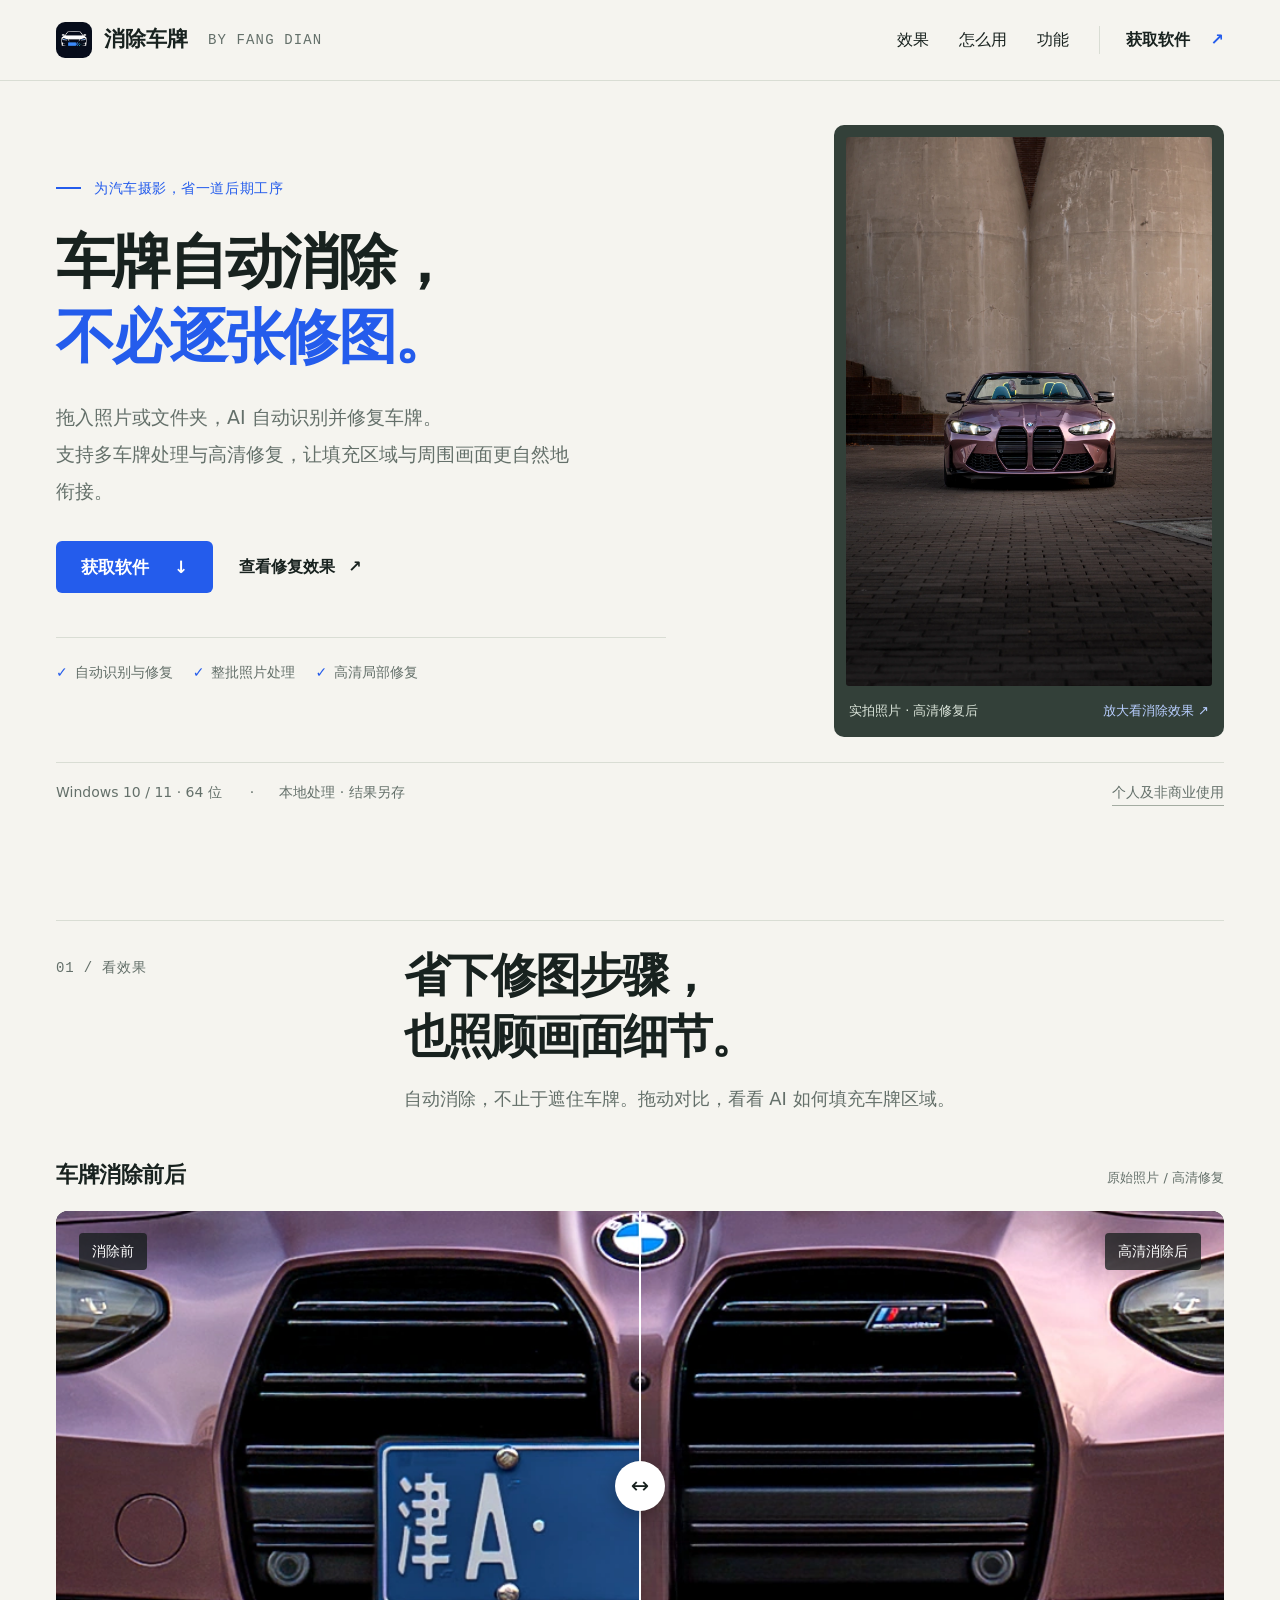
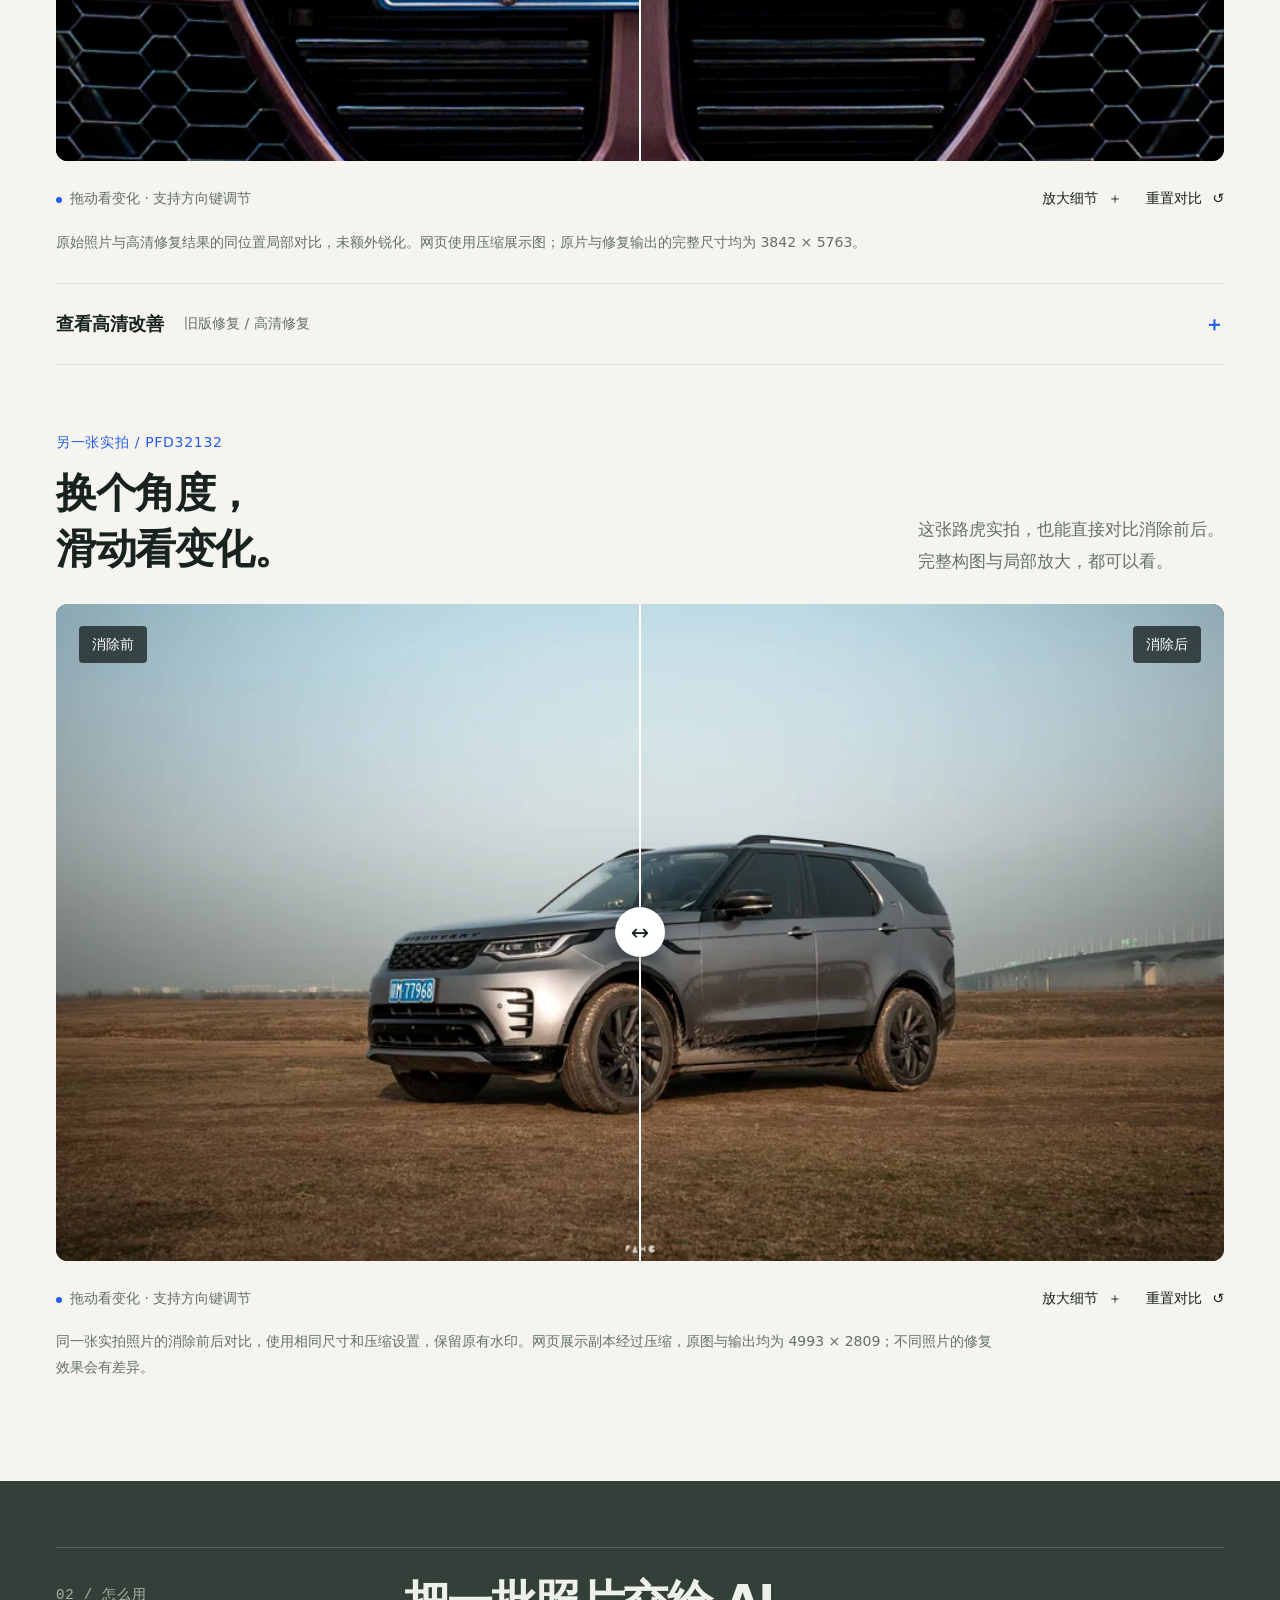
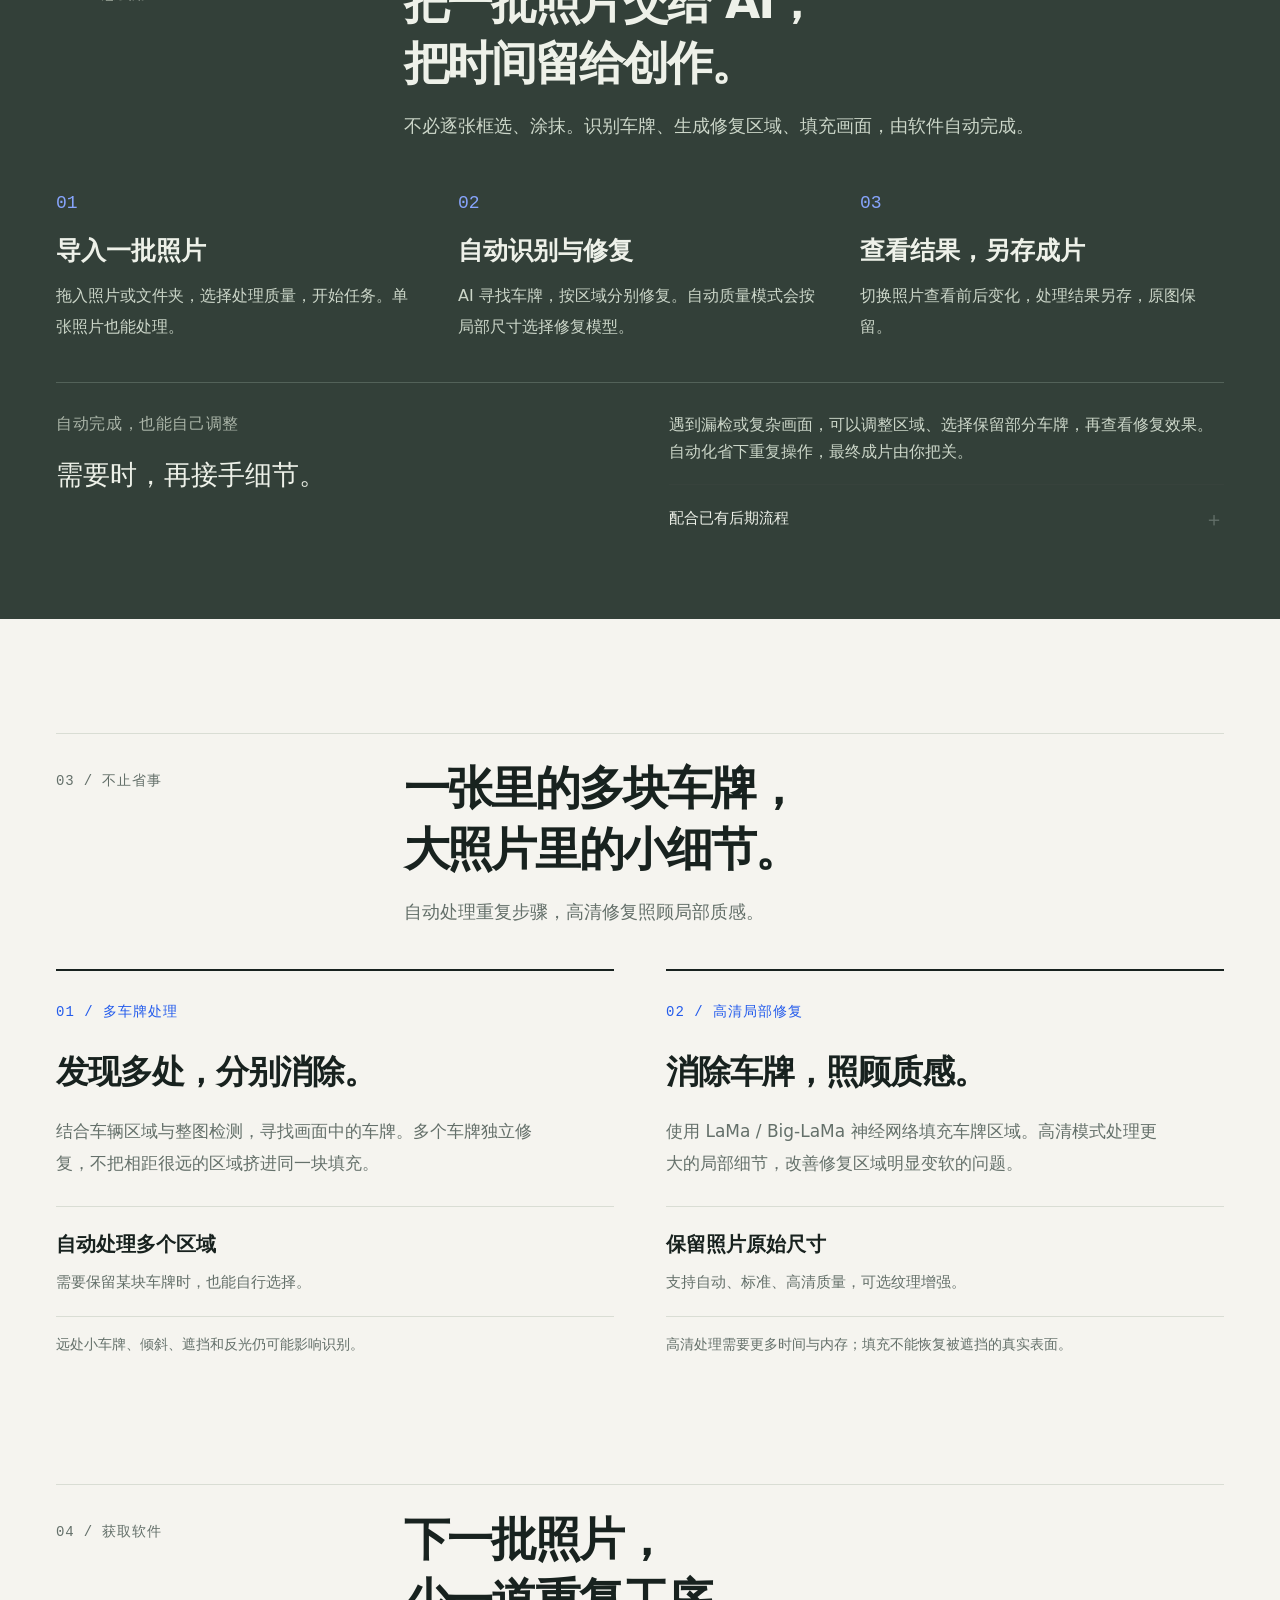
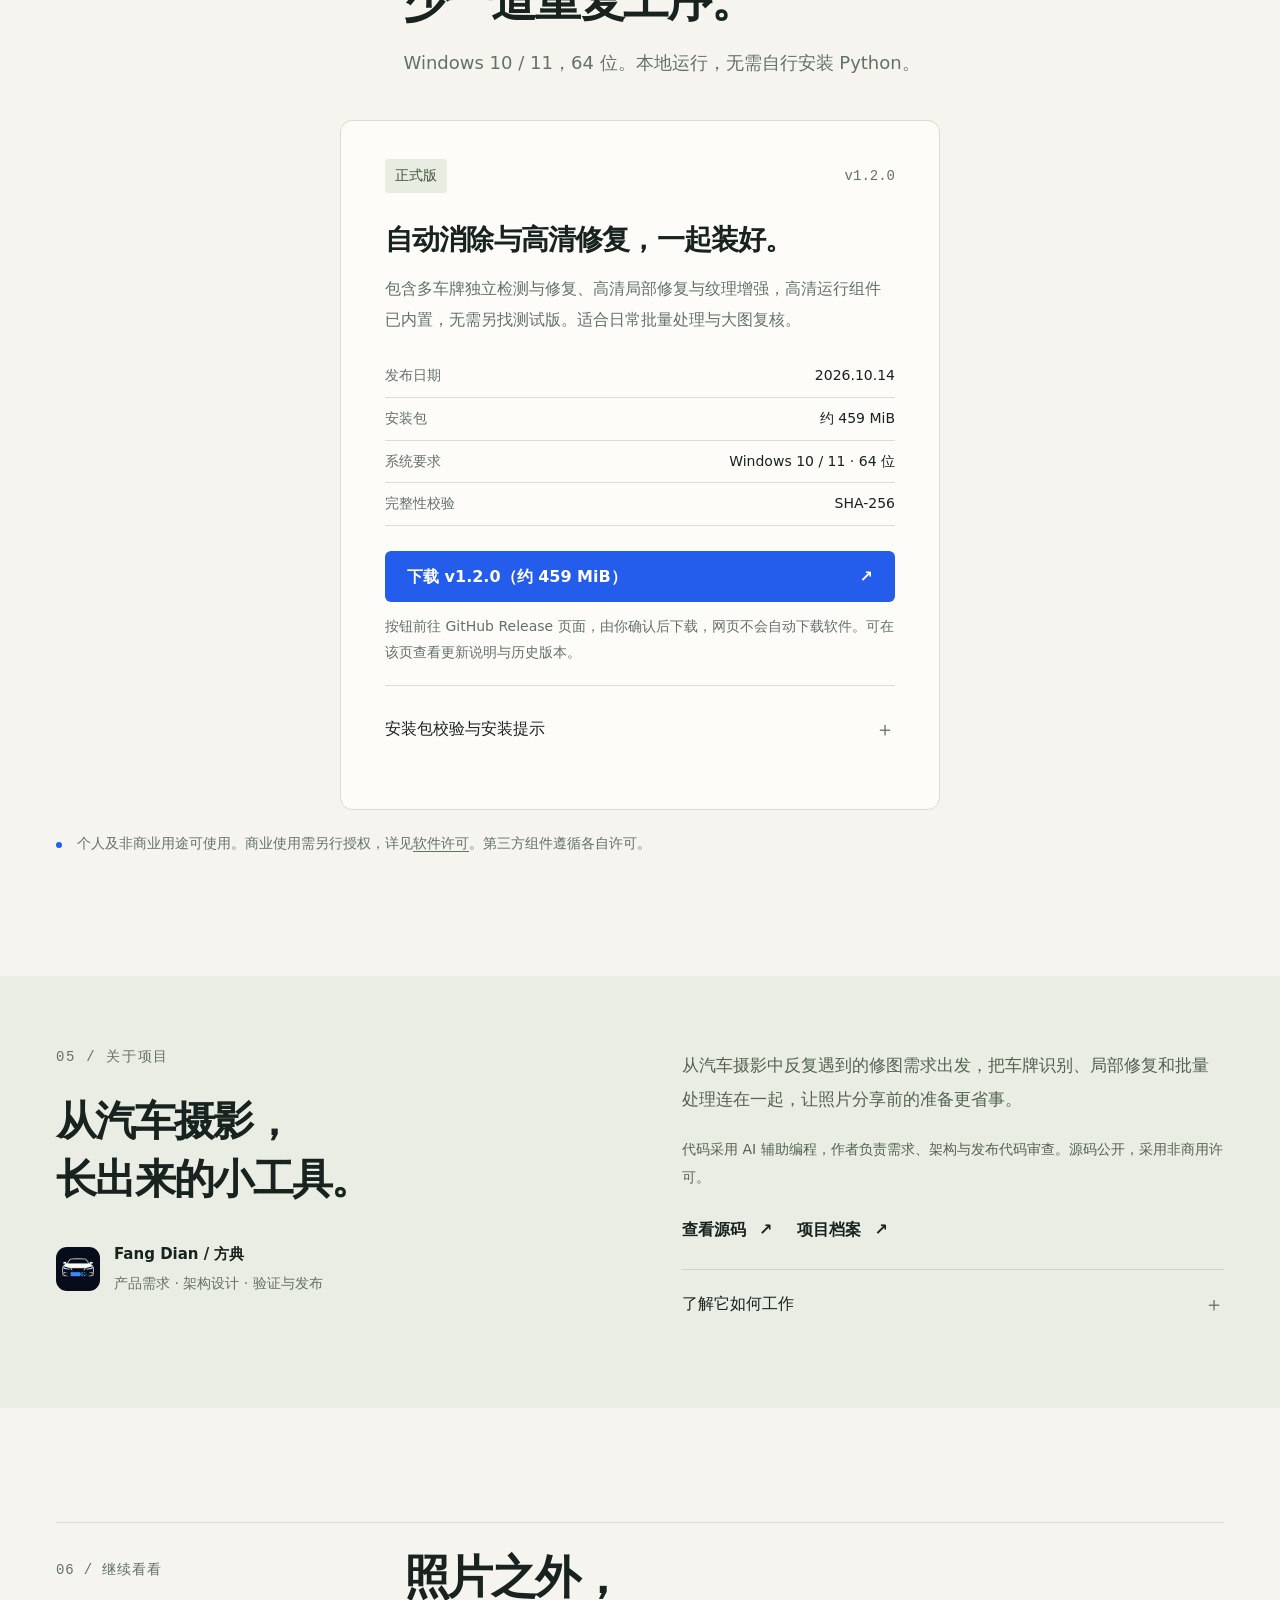
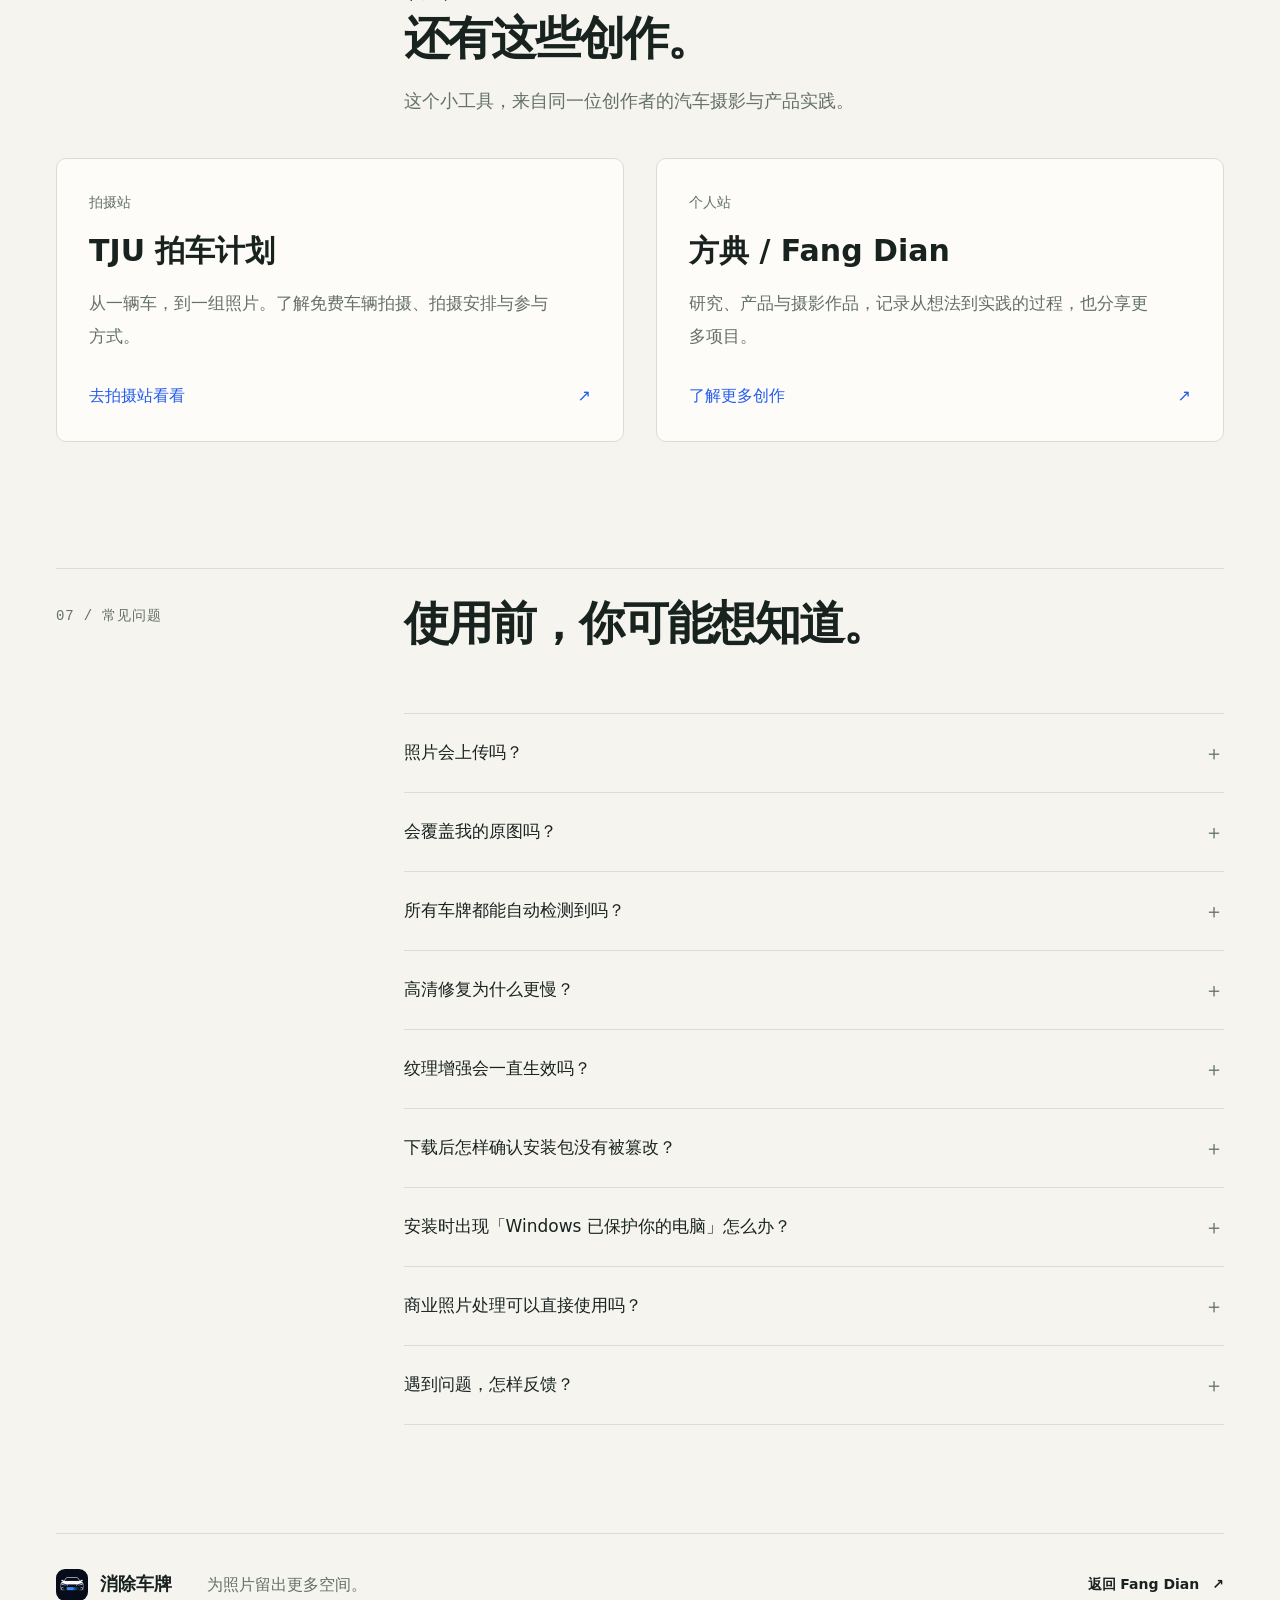
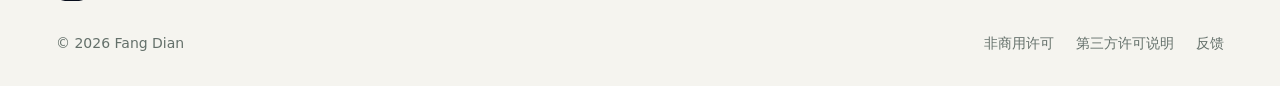
<file: product-site/index.html>
<!doctype html>
<html lang="zh-CN">
<head>
  <meta charset="utf-8">
  <meta name="viewport" content="width=device-width,initial-scale=1">
  <meta name="description" content="车牌自动消除，不必逐张修图。拖入照片或文件夹，AI 自动识别并高清修复车牌，支持多车牌与批量处理。">
  <meta name="theme-color" content="#f5f4ef">
  <link rel="canonical" href="https://fangdian.xyz/remove-number-plate/">
  <meta property="og:type" content="website">
  <meta property="og:title" content="消除车牌 — 车牌自动消除，不必逐张修图。">
  <meta property="og:description" content="拖入照片或文件夹，AI 自动识别并高清修复车牌，省去逐张手动涂抹。">
  <meta property="og:url" content="https://fangdian.xyz/remove-number-plate/">
  <meta property="og:image" content="https://fangdian.xyz/remove-number-plate/assets/high.webp">
  <meta name="twitter:card" content="summary_large_image">
  <link rel="icon" href="./assets/logo.png" type="image/png">
  <link rel="stylesheet" href="./styles.css?v=20261015p11">
  <script src="./site.js?v=20261015p11" defer></script>
  <title>消除车牌 — AI 自动识别，高清消除车牌</title>
</head>
<body>
  <a class="skip" href="#main">跳到主要内容</a>
  <header class="site-header">
    <div class="container header-inner">
      <a class="brand" href="#main" aria-label="消除车牌首页"><img src="./assets/logo.png" width="36" height="36" alt=""><span>消除车牌</span><span class="brand-caption">BY FANG DIAN</span></a>
      <nav aria-label="页面导航"><a href="#compare">效果</a><a href="#workflow">怎么用</a><a href="#features">功能</a><a class="nav-download" href="#download">获取软件 <span aria-hidden="true">↗</span></a></nav>
    </div>
  </header>
  <main id="main">
    <section class="hero container" aria-labelledby="hero-title">
      <div class="hero-layout">
        <div class="hero-copy">
          <p class="eyebrow"><span class="line"></span> 为汽车摄影，省一道后期工序</p>
          <h1 id="hero-title">车牌自动消除，<br><span>不必逐张修图。</span></h1>
          <p class="hero-description">拖入照片或文件夹，AI 自动识别并修复车牌。<br>支持多车牌处理与高清修复，让填充区域与周围画面更自然地衔接。</p>
          <div class="hero-actions"><a class="button primary" href="#download">获取软件 <span aria-hidden="true">↓</span></a><a class="text-link" href="#compare">查看修复效果 <span aria-hidden="true">↗</span></a></div>
          <div class="hero-benefits" aria-label="主要能力"><span>自动识别与修复</span><span>整批照片处理</span><span>高清局部修复</span></div>
        </div>
        <figure class="hero-result">
          <img src="./assets/high-full.webp" width="1280" height="1920" alt="AI 高清消除车牌后的完整汽车照片，保留原始构图" fetchpriority="high">
          <figcaption><span>实拍照片 · 高清修复后</span><a href="#compare">放大看消除效果 <span aria-hidden="true">↗</span></a></figcaption>
        </figure>
      </div>
      <div class="hero-foot"><span>Windows 10 / 11 · 64 位</span><span>本地处理 · 结果另存</span><a href="./license.html" data-open-license aria-haspopup="dialog">个人及非商业使用</a></div>
    </section>

    <section class="section container" id="compare" aria-labelledby="compare-title">
      <div class="section-heading" data-reveal><p class="eyebrow">01 / 看效果</p><div><h2 id="compare-title">省下修图步骤，<br>也照顾画面细节。</h2><p>自动消除，不止于遮住车牌。拖动对比，看看 AI 如何填充车牌区域。</p></div></div>
      <div class="comparison-subheading"><h3>车牌消除前后</h3><span>原始照片 / 高清修复</span></div>
      <div class="comparison-group" data-comparison data-before-label="消除前" data-after-label="高清消除后" data-reveal>
        <div class="comparison" id="removal-comparison" style="--split:50%">
          <img class="comparison-image" src="./assets/high.webp" width="1004" height="1004" alt="高清消除车牌后的汽车格栅局部" loading="lazy">
          <div class="comparison-before"><img class="comparison-image" src="./assets/original.webp" width="1004" height="1004" alt="消除前的同位置局部，蓝色车牌仍在格栅前方" loading="lazy"></div>
          <span class="image-label before-label">消除前</span><span class="image-label after-label">高清消除后</span>
          <div class="split-line" aria-hidden="true"><span>↔</span></div>
          <input class="comparison-range" type="range" min="0" max="100" value="50" aria-label="消除前显示比例" aria-valuetext="消除前 50%，高清消除后 50%">
        </div>
        <div class="comparison-toolbar"><p><span class="small-dot"></span>拖动看变化 · 支持方向键调节</p><div class="comparison-buttons"><button type="button" class="quiet-button" data-zoom aria-pressed="false" aria-label="放大消除前后细节">放大细节 <span aria-hidden="true">＋</span></button><button type="button" class="quiet-button" data-reset aria-label="重置消除前后对比">重置对比 <span aria-hidden="true">↺</span></button></div></div>
      </div>
      <p class="fineprint">原始照片与高清修复结果的同位置局部对比，未额外锐化。网页使用压缩展示图；原片与修复输出的完整尺寸均为 3842 × 5763。</p>
      <noscript><p class="fineprint">可直接查看：<a href="./assets/original.webp">消除前</a> · <a href="./assets/high.webp">高清消除后</a>。</p></noscript>
      <details class="hd-comparison"><summary>查看高清改善 <span class="summary-note">旧版修复 / 高清修复</span><span aria-hidden="true">＋</span></summary><div class="details-content">
      <div class="comparison-subheading second-comparison"><h3>高清修复改善</h3><span>旧版修复 / 高清修复</span></div>
      <div class="comparison-group" data-comparison data-before-label="旧版修复" data-after-label="高清修复">
      <div class="comparison" id="comparison" style="--split:50%">
        <img class="comparison-image" src="./assets/high.webp" width="1004" height="1004" alt="高清修复的格栅局部" loading="lazy">
        <div class="comparison-before"><img class="comparison-image" src="./assets/legacy.webp" width="1004" height="1004" alt="旧版修复的同位置格栅局部" loading="lazy"></div>
        <span class="image-label before-label">旧版修复</span><span class="image-label after-label">高清修复</span>
        <div class="split-line" aria-hidden="true"><span>↔</span></div>
        <input id="comparison-range" class="comparison-range" type="range" min="0" max="100" value="50" aria-label="旧版修复显示比例" aria-valuetext="旧版修复 50%，高清修复 50%">
      </div>
      <div class="comparison-toolbar"><p><span class="small-dot"></span>PFDA0512 · 实拍局部对比</p><div class="comparison-buttons"><button type="button" class="quiet-button" id="zoom-button" data-zoom aria-pressed="false" aria-label="放大高清修复细节">放大细节 <span aria-hidden="true">＋</span></button><button type="button" class="quiet-button" id="reset-button" data-reset aria-label="重置高清修复对比">重置对比 <span aria-hidden="true">↺</span></button></div></div>
      </div>
      <p class="fineprint">展示的是旧版与高清修复结果，并非原图与结果。两张图使用相同裁剪和展示倍率，未额外锐化；本例纹理增强因强结构边缘自动跳过。不同照片的效果会有差异。</p>
      <noscript><p class="fineprint">当前浏览器未启用脚本，以下图片可直接查看：<a href="./assets/legacy.webp">旧版修复</a> · <a href="./assets/high.webp">高清修复</a>。</p></noscript>
      </div></details>
      <article class="photo-case" aria-labelledby="photo-case-title">
        <div class="photo-case-heading" data-reveal><div><p class="eyebrow">另一张实拍 / PFD32132</p><h3 id="photo-case-title">换个角度，<br>滑动看变化。</h3></div><p>这张路虎实拍，也能直接对比消除前后。<br>完整构图与局部放大，都可以看。</p></div>
        <div class="comparison-group" data-comparison data-before-label="消除前" data-after-label="消除后" data-reveal>
          <div class="comparison" id="landrover-comparison" style="--split:50%">
            <img class="comparison-image" src="./assets/pfd32132-result-1920.webp" srcset="./assets/pfd32132-result-960.webp 960w, ./assets/pfd32132-result-1920.webp 1920w" sizes="(max-width:620px) calc(100vw - 40px), (max-width:1120px) calc(100vw - 64px), (max-width:1392px) calc(100vw - 112px), 1280px" width="1920" height="1080" alt="消除车牌后的路虎侧前方实拍，保留完整横幅构图" loading="lazy">
            <div class="comparison-before"><img class="comparison-image" src="./assets/pfd32132-original-1920.webp" srcset="./assets/pfd32132-original-960.webp 960w, ./assets/pfd32132-original-1920.webp 1920w" sizes="(max-width:620px) calc(100vw - 40px), (max-width:1120px) calc(100vw - 64px), (max-width:1392px) calc(100vw - 112px), 1280px" width="1920" height="1080" alt="同一张路虎原图，前保险杠上的车牌尚未消除" loading="lazy"></div>
            <span class="image-label before-label">消除前</span><span class="image-label after-label">消除后</span>
            <div class="split-line" aria-hidden="true"><span>↔</span></div>
            <input class="comparison-range" type="range" min="0" max="100" value="50" aria-label="路虎原图显示比例" aria-valuetext="消除前 50%，消除后 50%">
          </div>
          <div class="comparison-toolbar"><p><span class="small-dot"></span>拖动看变化 · 支持方向键调节</p><div class="comparison-buttons"><button type="button" class="quiet-button" data-zoom aria-pressed="false" aria-label="放大路虎车牌区域">放大细节 <span aria-hidden="true">＋</span></button><button type="button" class="quiet-button" data-reset aria-label="重置路虎消除前后对比">重置对比 <span aria-hidden="true">↺</span></button></div></div>
        </div>
        <p class="fineprint">同一张实拍照片的消除前后对比，使用相同尺寸和压缩设置，保留原有水印。网页展示副本经过压缩，原图与输出均为 4993 × 2809；不同照片的修复效果会有差异。</p>
        <noscript><p class="fineprint">可直接查看：<a href="./assets/pfd32132-original-1920.webp">路虎原图</a> · <a href="./assets/pfd32132-result-1920.webp">消除后成片</a>。</p></noscript>
      </article>
    </section>

    <section class="workflow-section" id="workflow" aria-labelledby="workflow-title"><div class="container">
      <div class="section-heading" data-reveal><p class="eyebrow">02 / 怎么用</p><div><h2 id="workflow-title">把一批照片交给 AI，<br>把时间留给创作。</h2><p>不必逐张框选、涂抹。识别车牌、生成修复区域、填充画面，由软件自动完成。</p></div></div>
      <ol class="steps" data-reveal>
        <li><span class="step-number">01</span><h3>导入一批照片</h3><p>拖入照片或文件夹，选择处理质量，开始任务。单张照片也能处理。</p></li>
        <li><span class="step-number">02</span><h3>自动识别与修复</h3><p>AI 寻找车牌，按区域分别修复。自动质量模式会按局部尺寸选择修复模型。</p></li>
        <li><span class="step-number">03</span><h3>查看结果，另存成片</h3><p>切换照片查看前后变化，处理结果另存，原图保留。</p></li>
      </ol>
      <div class="workflow-extras" data-reveal><div><p class="eyebrow">自动完成，也能自己调整</p><h3>需要时，再接手细节。</h3></div><div><p>遇到漏检或复杂画面，可以调整区域、选择保留部分车牌，再查看修复效果。自动化省下重复操作，最终成片由你把关。</p><details><summary>配合已有后期流程 <span aria-hidden="true">＋</span></summary><p>支持监视文件夹、输出命名、水印与 EXIF 配置，按需开启。</p></details></div></div>
    </div></section>

    <section class="section container" id="features" aria-labelledby="features-title">
      <div class="section-heading" data-reveal><p class="eyebrow">03 / 不止省事</p><div><h2 id="features-title">一张里的多块车牌，<br>大照片里的小细节。</h2><p>自动处理重复步骤，高清修复照顾局部质感。</p></div></div>
      <div class="feature-grid">
        <article class="feature" data-reveal><span class="feature-number">01 / 多车牌处理</span><h3>发现多处，分别消除。</h3><p>结合车辆区域与整图检测，寻找画面中的车牌。多个车牌独立修复，不把相距很远的区域挤进同一块填充。</p><div class="capability-note"><strong>自动处理多个区域</strong><span>需要保留某块车牌时，也能自行选择。</span></div><p class="feature-note">远处小车牌、倾斜、遮挡和反光仍可能影响识别。</p></article>
        <article class="feature" data-reveal><span class="feature-number">02 / 高清局部修复</span><h3>消除车牌，照顾质感。</h3><p>使用 LaMa / Big-LaMa 神经网络填充车牌区域。高清模式处理更大的局部细节，改善修复区域明显变软的问题。</p><div class="capability-note"><strong>保留照片原始尺寸</strong><span>支持自动、标准、高清质量，可选纹理增强。</span></div><p class="feature-note">高清处理需要更多时间与内存；填充不能恢复被遮挡的真实表面。</p></article>
      </div>
    </section>

    <section class="section container" id="download" aria-labelledby="download-title">
      <div class="section-heading" data-reveal><p class="eyebrow">04 / 获取软件</p><div><h2 id="download-title">下一批照片，<br>少一道重复工序。</h2><p>Windows 10 / 11，64 位。本地运行，无需自行安装 Python。</p></div></div>
      <div class="download-grid single-card">
        <article class="download-card" data-reveal><div class="download-top"><span class="badge">正式版</span><span class="version">v1.2.0</span></div><h3>自动消除与高清修复，一起装好。</h3><p>包含多车牌独立检测与修复、高清局部修复与纹理增强，高清运行组件已内置，无需另找测试版。适合日常批量处理与大图复核。</p><dl><div><dt>发布日期</dt><dd>2026.10.14</dd></div><div><dt>安装包</dt><dd>约 459 MiB</dd></div><div><dt>系统要求</dt><dd>Windows 10 / 11 · 64 位</dd></div><div><dt>完整性校验</dt><dd>SHA-256</dd></div></dl><a class="button primary" href="https://github.com/SARSfang/RemoveNumberPlate/releases/tag/v1.2.0" target="_blank" rel="noopener noreferrer">下载 v1.2.0（约 459 MiB） <span aria-hidden="true">↗</span></a><p class="download-note">按钮前往 GitHub Release 页面，由你确认后下载，网页不会自动下载软件。可在该页查看更新说明与历史版本。</p><details class="checksum"><summary>安装包校验与安装提示 <span aria-hidden="true">＋</span></summary><p class="checksum-label">安装包 SHA-256（RemoveNumberPlate-Setup-v1.2.0-win64.exe）</p><div class="hash-box"><code id="sha256-v120">2642d1554a167c5004ac1c1908784c896f1b2f97d27a4532f7613e3d4c6602d1</code><button type="button" class="copy-hash" data-copy-target="sha256-v120">复制哈希</button></div><p class="checksum-hint">以 GitHub Release 页面随附的 <code>SHA256SUMS.txt</code> 为准。校验方法与未签名安装提示见<a href="#faq">下方常见问题</a>。</p></details></article>
      </div>
      <div class="license-note" data-reveal><span class="small-dot"></span><p>个人及非商业用途可使用。商业使用需另行授权，详见<a href="./license.html" data-open-license aria-haspopup="dialog">软件许可</a>。第三方组件遵循各自许可。</p></div>
    </section>

    <section class="project-section" id="project" aria-labelledby="project-title"><div class="container project-layout" data-reveal><div><p class="eyebrow">05 / 关于项目</p><h2 id="project-title">从汽车摄影，<br>长出来的小工具。</h2><div class="author"><img src="./assets/logo.png" width="44" height="44" alt=""><div><strong>Fang Dian / 方典</strong><span>产品需求 · 架构设计 · 验证与发布</span></div></div></div><div class="project-body"><p>从汽车摄影中反复遇到的修图需求出发，把车牌识别、局部修复和批量处理连在一起，让照片分享前的准备更省事。</p><p class="project-credit">代码采用 AI 辅助编程，作者负责需求、架构与发布代码审查。源码公开，采用非商用许可。</p><div class="project-links"><a class="text-link" href="https://github.com/SARSfang/RemoveNumberPlate" target="_blank" rel="noopener noreferrer">查看源码 <span aria-hidden="true">↗</span></a><a class="text-link" href="https://me.fangdian.xyz/development/remove-number-plate.html">项目档案 <span aria-hidden="true">↗</span></a></div><details><summary>了解它如何工作 <span aria-hidden="true">＋</span></summary><p>检测结果生成局部遮罩，修复模型填充区域，之后由编辑器复核。标准版使用 ONNX Runtime 与 LaMa；高清模式使用 Big-LaMa 组件，桌面界面使用 WebView2。</p><p>填充是根据周边内容生成的结果，不能恢复被车牌遮挡的真实表面。复杂反光、格栅和小车牌需要特别复核。</p></details></div></div></section>

    <section class="section container related-sites" id="explore" aria-labelledby="explore-title">
      <div class="section-heading" data-reveal><p class="eyebrow">06 / 继续看看</p><div><h2 id="explore-title">照片之外，<br>还有这些创作。</h2><p>这个小工具，来自同一位创作者的汽车摄影与产品实践。</p></div></div>
      <div class="site-links" data-reveal>
        <a class="site-link" href="https://fangdian.xyz/" target="_blank" rel="noopener noreferrer" aria-label="访问 TJU 拍车计划（在新标签页打开）"><span class="site-link-label">拍摄站</span><h3>TJU 拍车计划</h3><p>从一辆车，到一组照片。了解免费车辆拍摄、拍摄安排与参与方式。</p><span class="site-link-action">去拍摄站看看 <span aria-hidden="true">↗</span></span></a>
        <a class="site-link" href="https://me.fangdian.xyz/" target="_blank" rel="noopener noreferrer" aria-label="访问方典个人站（在新标签页打开）"><span class="site-link-label">个人站</span><h3>方典 / Fang Dian</h3><p>研究、产品与摄影作品，记录从想法到实践的过程，也分享更多项目。</p><span class="site-link-action">了解更多创作 <span aria-hidden="true">↗</span></span></a>
      </div>
    </section>

    <section class="section container faq-section" id="faq" aria-labelledby="faq-title"><div class="section-heading" data-reveal><p class="eyebrow">07 / 常见问题</p><div><h2 id="faq-title">使用前，你可能想知道。</h2></div></div><div class="faq-list" data-reveal>
      <details><summary>照片会上传吗？<span aria-hidden="true">＋</span></summary><p>软件的照片识别、修复与复核都在本机完成，无需上传照片。本网页仅展示预先准备的示例，没有上传照片或在线修复功能。</p></details>
      <details><summary>会覆盖我的原图吗？<span aria-hidden="true">＋</span></summary><p>处理结果另存，原图保留。输出照片保持输入尺寸；最终文件的压缩和元信息仍取决于导出设置。</p></details>
      <details><summary>所有车牌都能自动检测到吗？<span aria-hidden="true">＋</span></summary><p>不能保证。远处小车牌、倾斜、遮挡和反光可能造成漏检或误检。可以在复核编辑器调整区域，并选择保留或消除。</p></details>
      <details><summary>高清修复为什么更慢？<span aria-hidden="true">＋</span></summary><p>更大的局部区域需要更多计算与内存。高清修复默认使用自动模式，可调整处理上限。当前版本在 CPU 环境验证，实际速度取决于照片尺寸与电脑配置。</p></details>
      <details><summary>纹理增强会一直生效吗？<span aria-hidden="true">＋</span></summary><p>不会。开关默认开启，但仅在邻近细节适合时补充纹理；强结构边缘、颜色不匹配或来源不足会自动跳过。开关与强度均可调整。</p></details>
      <details><summary>下载后怎样确认安装包没有被篡改？<span aria-hidden="true">＋</span></summary><p>建议核对 SHA-256 哈希。在安装包所在文件夹打开 PowerShell，运行：</p><div class="faq-command"><code>Get-FileHash .\RemoveNumberPlate-Setup-v1.2.0-win64.exe -Algorithm SHA256</code></div><p>把输出的哈希与本页下载卡片中的哈希、或 GitHub Release 页随附的 <code>SHA256SUMS.txt</code> 逐位比对，一致再安装。若不一致，不要运行安装包。</p></details>
      <details><summary>安装时出现「Windows 已保护你的电脑」怎么办？<span aria-hidden="true">＋</span></summary><p>安装包目前未做代码签名，SmartScreen 可能提示未知发布者。哈希校验用于确认文件与官方发布一致，不是安全性保证。确认安装包来自<a href="https://github.com/SARSfang/RemoveNumberPlate/releases/tag/v1.2.0" target="_blank" rel="noopener noreferrer">官方 GitHub Release</a> 且哈希核对一致后，可在提示窗口选择「更多信息」→「仍要运行」。请不要从第三方镜像或网盘转载链接下载。</p></details>
      <details><summary>商业照片处理可以直接使用吗？<span aria-hidden="true">＋</span></summary><p>当前许可仅授予个人及非商业用途。用于商业摄影或服务前，请联系作者确认授权。<a href="./license.html" data-open-license aria-haspopup="dialog">阅读完整许可</a>。</p></details>
      <details><summary>遇到问题，怎样反馈？<span aria-hidden="true">＋</span></summary><p>可以在 <a href="https://github.com/SARSfang/RemoveNumberPlate/issues" target="_blank" rel="noopener noreferrer">GitHub Issues</a> 描述版本、问题和复现步骤。分享照片前，请检查隐私并确认有权公开。</p></details>
    </div></section>
  </main>
  <footer class="container footer"><div class="footer-main"><a class="brand" href="#main"><img src="./assets/logo.png" width="32" height="32" alt=""><span>消除车牌</span></a><p>为照片留出更多空间。</p><a class="text-link" href="https://me.fangdian.xyz/">返回 Fang Dian <span aria-hidden="true">↗</span></a></div><div class="footer-meta"><span>© 2026 Fang Dian</span><div><a href="./license.html" data-open-license aria-haspopup="dialog">非商用许可</a><a href="./THIRD_PARTY_NOTICES.txt">第三方许可说明</a><a href="https://github.com/SARSfang/RemoveNumberPlate/issues" target="_blank" rel="noopener noreferrer">反馈</a></div></div></footer>
  <div class="get-bar" data-get-bar role="region" aria-label="获取软件" hidden>
    <p class="get-bar-meta">AI 自动消除 · 高清修复<br>v1.2.0 / Windows 64 位</p>
    <a class="button primary" href="#download">获取软件 <span aria-hidden="true">↓</span></a>
  </div>
  <dialog class="license-dialog" id="license-dialog" aria-labelledby="license-dialog-title">
    <div class="license-dialog-header"><div><p class="eyebrow">使用许可</p><h2 id="license-dialog-title">个人及非商业使用</h2></div><button type="button" class="license-close" data-close-license aria-label="关闭许可协议" autofocus>关闭 <span aria-hidden="true">×</span></button></div>
    <div class="license-dialog-body" tabindex="0" aria-label="完整许可协议"><p class="license-intro">请阅读完整协议，使用范围与限制以以下条款为准。</p>
<div class="license-document" data-license-sha256="cef55abe470cadfa6265b858c6d074b58f6c737015feadf2c34e554ec5549929">
<h3>Remove Number Plate 非商用许可协议</h3>
<p>Copyright (c) 2026 Dian Fang（方典）（著作权人）</p>
<p>本作品（以下简称&quot;软件&quot;，包含其全部源代码、界面资源、文档与相关材料）受著作权法保护。著作权人对软件及其全部组成部分保留完整、排他的著作权。</p>
<p>本许可协议授予您使用软件的有限权利，但须遵守以下全部条款。</p>
<h3>一、您的权利</h3>
<ol><li>查看与学习：您可以自由查看、阅读、研究软件源代码。</li><li>个人与非商业使用：您可以出于个人学习、研究、非商业性目的运行、复制、修改并使用软件。</li><li>修改：您可以修改软件用于上述个人与非商业用途，但修改后的版本仍受本协议约束。</li></ol>
<h3>二、禁止事项</h3>
<p>未经著作权人事先书面许可，您不得：</p>
<ol><li>将软件或其任何部分用于任何商业用途，包括但不限于：直接或间接销售、出租、许可、外包、打包进商业产品或商业服务中获利；</li><li>在未保留本版权声明与许可协议原文的前提下，向任何第三方再分发、转让或发布软件（无论是否修改）；</li><li>将软件或其衍生作品以闭源、专有或商业许可的形式重新发布；</li><li>移除、篡改或隐藏软件中的版权声明、署名信息或本许可协议。</li></ol>
<h3>三、署名要求</h3>
<p>任何被允许的复制、传播或修改，均须在显著位置保留以下信息：原始版权声明、作者署名（Dian Fang，方典）以及本许可协议全文。</p>
<h3>四、免责声明</h3>
<p>软件按&quot;现状&quot;提供，不作任何明示或默示的保证，包括但不限于适销性、特定用途适用性及不侵权的默示保证。因使用或无法使用软件所产生的任何直接、间接、偶然、特殊或后果性损害，著作权人概不负责。</p>
<h3>五、许可终止</h3>
<p>若您违反本协议任何条款，本许可协议将自动终止。终止后，您必须立即停止使用并销毁软件的全部副本。</p>
<h3>六、其他</h3>
<ol><li>本协议未尽事宜，均适用中华人民共和国著作权法及相关法律法规。</li><li>本协议授予的权利仅针对软件本身的著作权。软件中引用的第三方开源组件仍受其各自原始许可以及《THIRD_PARTY_NOTICES.md》的约束。</li><li>如需商业许可或有其他授权需求，请通过项目的 GitHub Issues 页面联系著作权人另行协商。</li></ol>
</div>
    </div>
    <div class="license-dialog-footer"><a href="./LICENSE.txt" download="RemoveNumberPlate-LICENSE.txt">下载 TXT 原文 <span aria-hidden="true">↓</span></a><a href="https://github.com/SARSfang/RemoveNumberPlate/issues" target="_blank" rel="noopener noreferrer">咨询商业授权 <span aria-hidden="true">↗</span></a></div>
  </dialog>
</body>
</html>
</file>
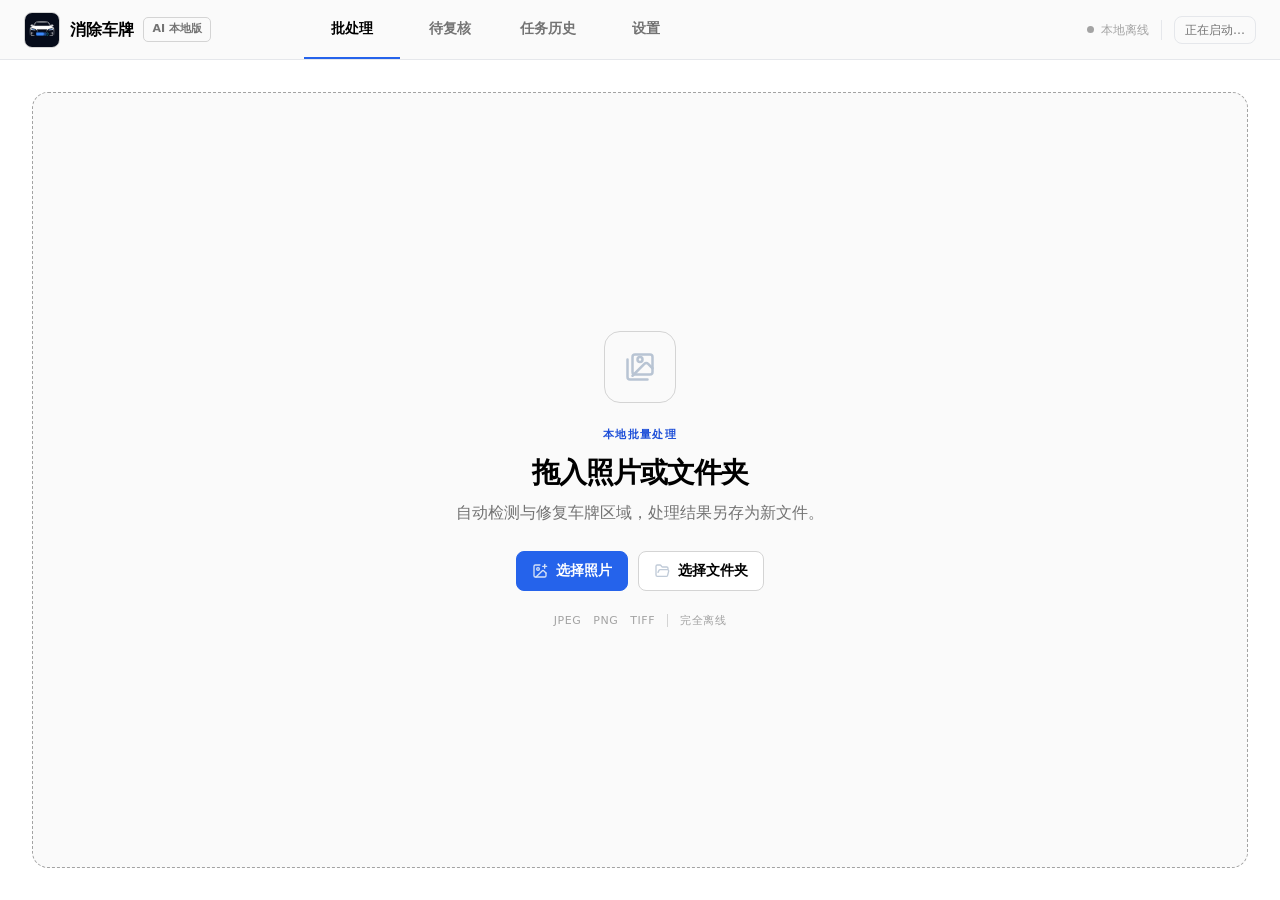
<file: app/web/index.html>
<!doctype html>
<html lang="zh-CN">
<head>
  <meta charset="utf-8">
  <meta name="viewport" content="width=device-width, initial-scale=1">
  <meta http-equiv="Content-Security-Policy"
        content="default-src 'self'; script-src 'self' 'unsafe-eval'; style-src 'self'; img-src 'self' data: file:; connect-src 'none'; object-src 'none'; frame-src 'none'">
  <title>消除车牌</title>
  <link rel="stylesheet" href="styles/tokens.css">
  <link rel="stylesheet" href="styles/base.css">
  <link rel="stylesheet" href="styles/components.css">
  <link rel="stylesheet" href="styles/batch.css">
  <link rel="stylesheet" href="styles/review.css">
  <link rel="stylesheet" href="styles/history-settings.css">
</head>
<body>
  <a class="skip-link" href="#main-content">跳到主要内容</a>
  <div class="app-shell">
    <header class="topbar">
      <div class="brand" aria-label="消除车牌">
        <img class="brand-icon brand-logo" src="assets/app-logo.png" alt="" width="36" height="36">
        <strong>消除车牌</strong>
        <span class="local-chip">AI 本地版</span>
      </div>
      <nav class="navigation" aria-label="主要工作区">
        <button class="nav-item is-active" data-page="batch" type="button">批处理</button>
        <button class="nav-item" data-page="review" type="button">
          待复核 <span id="review-badge" class="nav-badge" hidden>0</span>
        </button>
        <button class="nav-item" data-page="history" type="button">任务历史</button>
        <button class="nav-item" data-page="settings" type="button">设置</button>
      </nav>
      <div class="app-meta">
        <span class="offline-state"><span class="status-dot"></span>本地离线</span>
        <span class="meta-divider" aria-hidden="true"></span>
        <button id="about-button" class="about-button" type="button" title="关于本软件">
          <span id="app-version">正在启动…</span>
        </button>
      </div>
    </header>

    <main id="main-content">
      <section id="page-batch" class="page page-batch is-active" aria-labelledby="batch-title">
        <h1 id="batch-title" class="sr-only" tabindex="-1">批处理</h1>

        <section id="batch-empty" class="batch-empty">
          <div id="drop-zone" class="drop-zone" aria-label="拖放照片或文件夹">
            <div class="drop-icon-shell" aria-hidden="true">
              <img src="assets/icons/images.svg" alt="">
            </div>
            <p id="drop-eyebrow" class="eyebrow">本地批量处理</p>
            <h2 id="drop-title">拖入照片或文件夹</h2>
            <p id="drop-lead" class="empty-lead">自动检测与修复车牌区域，处理结果另存为新文件。</p>
            <div class="drop-actions">
              <button id="choose-files" class="button button-primary" type="button">
                <img src="assets/icons/image-plus.svg" alt="">选择照片
              </button>
              <button id="choose-folder" class="button button-secondary" type="button">
                <img src="assets/icons/folder-open.svg" alt="">选择文件夹
              </button>
              <button id="startup-retry-button" class="button button-secondary" type="button" hidden>
                重新检测
              </button>
            </div>
            <div class="format-line">
              <span>JPEG</span><span>PNG</span><span>TIFF</span>
              <i aria-hidden="true"></i>
              <span>完全离线</span>
            </div>
          </div>
          <div id="watch-panel" class="watch-panel" hidden aria-label="监视文件夹运行中">
            <div class="watch-radar" aria-hidden="true">
              <span class="watch-radar-ring"></span>
              <span class="watch-radar-ring"></span>
              <span class="watch-radar-dot"></span>
            </div>
            <p class="eyebrow watch-eyebrow">自动监视中</p>
            <h2 class="watch-title">正在监视文件夹</h2>
            <p class="watch-sub" id="watch-sub-text">正在监视 0 个文件夹</p>
            <div class="watch-meta">
              <span>已捕获 <b id="watch-captured-count">0</b> 张</span>
              <i aria-hidden="true"></i>
              <span>已处理 <b id="watch-processed-count">0</b> 张</span>
            </div>
            <p class="watch-scan-hint" id="watch-scan-hint" hidden>
              <span class="spinner" aria-hidden="true"></span>
              正在扫描已有照片…
              <button id="cancel-watch-scan-button" class="button button-quiet" type="button">取消扫描</button>
            </p>
            <div class="drop-actions">
              <button id="watch-choose-files" class="button button-primary" type="button">
                <img src="assets/icons/image-plus.svg" alt="">选择照片
              </button>
              <button id="watch-choose-folder" class="button button-secondary" type="button">
                <img src="assets/icons/folder-open.svg" alt="">选择文件夹
              </button>
            </div>
            <p class="watch-manage-hint">在<a id="watch-goto-settings" class="inline-link" href="#page-settings">设置</a>中管理监视文件夹。</p>
          </div>
        </section>

        <section id="batch-workspace" class="batch-workspace" hidden>
          <header class="batch-commandbar">
            <div class="batch-identity">
              <p id="batch-name">本次处理</p>
              <span id="batch-summary">0 张照片</span>
            </div>
            <div class="command-progress">
              <div class="command-progress-copy">
                <span id="progress-title">正在准备</span>
                <strong id="progress-count">0 / 0</strong>
                <span id="progress-percent">0%</span>
              </div>
              <div class="progress-track" role="progressbar" aria-label="总进度"
                   aria-valuemin="0" aria-valuemax="100" aria-valuenow="0">
                <div id="progress-fill" class="progress-fill"></div>
              </div>
            </div>
            <div class="project-selector" id="project-selector" hidden>
              <label class="selector-label" for="current-project">当前项目</label>
              <select id="current-project" class="select-input project-select">
                <option value="">无项目</option>
              </select>
              <button id="manage-projects-button" class="button button-quiet" type="button"
                      aria-label="管理项目">管理</button>
            </div>
            <div class="command-actions">
              <button id="watch-indicator" class="watch-indicator" type="button" hidden title="点击管理监视文件夹">
                <span class="pulse-dot" aria-hidden="true"></span>
                监视中 (<b id="watch-indicator-count">0</b>)
              </button>
              <button id="pause-button" class="button button-secondary" type="button">
                <img src="assets/icons/pause.svg" alt="">暂停
              </button>
              <button id="cancel-button" class="button button-secondary" type="button">
                <img src="assets/icons/circle-x.svg" alt="">取消剩余
              </button>
              <button id="add-files-button" class="button button-secondary" type="button" disabled>
                <img src="assets/icons/plus.svg" alt="">添加照片
              </button>
              <button id="review-button" class="button button-primary" type="button" disabled>
                进入待复核 <span id="review-button-count">(0)</span>
              </button>
            </div>
          </header>

          <div class="batch-content">
            <section class="preview-card" aria-labelledby="preview-file-name">
              <div class="preview-header">
                <div class="preview-tabs" role="tablist" aria-label="预览版本">
                  <button id="preview-tab-original" class="preview-tab" type="button" role="tab"
                          aria-selected="false" aria-controls="preview-viewport" data-variant="original">原图</button>
                  <button id="preview-tab-result" class="preview-tab is-active" type="button" role="tab"
                          aria-selected="true" aria-controls="preview-viewport" data-variant="result">处理结果</button>
                </div>
                <div class="follow-controls" aria-label="预览跟随模式">
                  <span id="follow-state" class="mode-chip is-following">
                    <span class="status-dot"></span>自动跟随
                  </span>
                  <span id="processing-position" class="quiet-copy">等待任务</span>
                  <button id="restore-follow-button" class="button button-compact" type="button" hidden>
                    恢复跟随
                  </button>
                  <button id="adjust-region-button" class="button button-compact button-accent" type="button"
                          disabled title="处理完成后可调整">调整区域</button>
                  <button id="details-toggle" class="button button-compact" type="button"
                          aria-expanded="false" aria-controls="job-inspector">详情</button>
                </div>
              </div>
              <div id="preview-viewport" class="preview-viewport" tabindex="0"
                   aria-label="当前照片预览">
                <div id="preview-skeleton" class="preview-skeleton" hidden></div>
                <img id="preview-image" alt="" draggable="false" hidden>
                <div id="preview-placeholder" class="preview-placeholder">
                  <img src="assets/icons/image.svg" alt="">
                  <strong>正在准备预览</strong>
                  <span>AI 处理会继续在后台运行</span>
                </div>
                <div id="preview-error" class="preview-error" hidden>
                  <strong>预览暂不可用</strong>
                  <span id="preview-error-message">照片处理不会受到影响。</span>
                  <button id="preview-retry-button" class="button button-secondary" type="button">重试</button>
                </div>
                <div class="preview-toolbar" aria-label="预览缩放工具">
                  <button id="preview-zoom-out" class="icon-button" type="button" aria-label="缩小" title="缩小">
                    <img src="assets/icons/zoom-out.svg" alt="">
                  </button>
                  <button id="preview-fit" class="zoom-value" type="button" aria-label="适应窗口">适应</button>
                  <button id="preview-zoom-in" class="icon-button" type="button" aria-label="放大" title="放大">
                    <img src="assets/icons/zoom-in.svg" alt="">
                  </button>
                </div>
              </div>
            </section>

            <aside id="job-inspector" class="job-inspector" aria-labelledby="inspector-title">
              <button id="details-close-button" class="icon-button details-close" type="button"
                      aria-label="关闭详情" title="关闭详情">
                <img src="assets/icons/circle-x.svg" alt="">
              </button>
              <div class="inspector-head">
                <div id="inspector-thumbnail" class="inspector-thumbnail" aria-hidden="true"></div>
                <div>
                  <h2 id="preview-file-name">—</h2>
                  <span id="inspector-status" class="status status-queued">排队中</span>
                </div>
              </div>
              <section class="inspector-section">
                <p class="section-label" id="inspector-title">处理状态</p>
                <div class="status-line">
                  <span id="inspector-status-icon" class="status-dot"></span>
                  <strong id="inspector-status-copy">等待处理</strong>
                </div>
              </section>
              <section class="inspector-section">
                <p class="section-label">输出</p>
                <p id="inspector-output-name" class="output-name">结果尚未生成</p>
                <button id="open-job-output-button" class="button button-secondary button-full" type="button" disabled>
                  <img src="assets/icons/folder-open.svg" alt="">打开输出文件夹
                </button>
              </section>
              <section class="inspector-section inspector-facts">
                <p class="section-label">文件信息</p>
                <dl>
                  <div><dt>分辨率</dt><dd id="inspector-dimensions">—</dd></div>
                  <div><dt>处理耗时</dt><dd id="inspector-elapsed">—</dd></div>
                  <div><dt>识别区域</dt><dd id="inspector-detections">—</dd></div>
                  <div><dt>风险</dt><dd id="inspector-risks">—</dd></div>
                </dl>
              </section>
              <div class="inspector-actions">
                <button id="inspector-review-button" class="button button-secondary button-full" type="button" disabled>进入复核</button>
                <button id="inspector-retry-button" class="button button-quiet button-full" type="button" disabled>重新处理</button>
              </div>
            </aside>
          </div>

          <section class="filmstrip-shell" aria-label="批次照片">
            <button id="filmstrip-previous" class="filmstrip-arrow" type="button" aria-label="向前浏览">
              <img src="assets/icons/chevron-left.svg" alt="">
            </button>
            <div id="filmstrip" class="filmstrip" role="listbox" tabindex="0"
                 aria-label="批次照片胶片带"></div>
            <button id="filmstrip-next" class="filmstrip-arrow" type="button" aria-label="向后浏览">
              <img src="assets/icons/chevron-right.svg" alt="">
            </button>
          </section>
          <footer class="batch-footer">
            <span><img src="assets/icons/folder.svg" alt="">结果保存到每组照片旁的“车牌已消除”文件夹</span>
            <span id="batch-footer-status">处理结果另存，保留原始文件</span>
          </footer>
        </section>
      </section>

      <section id="page-review" class="page page-standard" aria-labelledby="review-title">
        <header class="page-heading">
          <div>
            <p id="review-eyebrow" class="eyebrow">异常照片收件箱</p>
            <h1 id="review-title" tabindex="-1">待复核</h1>
            <p id="review-description">集中处理低置信度、贴边和异常检测。</p>
          </div>
          <span id="review-privacy-note" class="privacy-note">原图尚未修改</span>
        </header>
        <div id="review-empty" class="empty-state">
          <div class="empty-icon"><img src="assets/icons/shield-check.svg" alt=""></div>
          <h2>当前没有需要复核的照片</h2>
          <p>检测到需要复核的区域时，相应照片将列入待复核列表。</p>
          <button class="button button-secondary" data-go-page="batch" type="button">返回批处理</button>
        </div>
        <div id="review-workspace" class="review-workspace" hidden>
          <aside class="review-sidebar" aria-label="待复核照片">
            <div class="review-sidebar-heading">
              <span id="review-sidebar-label">待处理</span><strong id="review-queue-count">0</strong>
            </div>
            <div id="review-list" class="review-list"></div>
          </aside>
          <section class="editor-panel" aria-label="人工掩码编辑器">
            <div class="editor-toolbar" role="toolbar" aria-label="掩码工具">
              <div class="tool-group" aria-label="标记工具">
                <button class="tool-button is-active" data-tool="polygon" type="button"
                        aria-pressed="true" title="拖动四个角点">四点框</button>
                <button class="tool-button" data-tool="add_polygon" type="button"
                        aria-pressed="false" title="点击照片新增车牌框">新增车牌框</button>
                <button class="tool-button" data-tool="brush_add" type="button"
                        aria-pressed="false" title="画笔 (B)">画笔</button>
                <button class="tool-button" data-tool="brush_erase" type="button"
                        aria-pressed="false" title="橡皮擦 (E)">橡皮擦</button>
                <button class="tool-button" data-tool="remove_detection" type="button"
                        aria-pressed="false" title="点击删除车牌框">删除车牌框</button>
              </div>
              <span class="toolbar-divider" aria-hidden="true"></span>
              <div id="brush-control" class="brush-control" hidden>
                <label for="brush-size">笔刷 <span id="brush-size-value">36</span></label>
                <input id="brush-size" type="range" min="8" max="160" value="36"
                       aria-valuetext="36 像素">
              </div>
              <div class="tool-group" aria-label="历史">
                <button id="undo-button" class="tool-button" type="button" title="撤销 (Ctrl+Z)" disabled>撤销</button>
                <button id="redo-button" class="tool-button" type="button" title="重做 (Ctrl+Y)" disabled>重做</button>
                <button id="restore-button" class="tool-button" type="button">恢复自动框</button>
              </div>
              <label class="margin-control" for="mask-margin">边缘
                <input id="mask-margin" type="range" min="-30" max="100" step="1" value="35"
                       aria-valuetext="+35%">
                <span id="mask-margin-value">+35%</span>
              </label>
              <label class="mask-opacity-control" for="mask-opacity">遮罩
                <input id="mask-opacity" type="range" min="15" max="70" value="36"
                       aria-valuetext="36%">
              </label>
            </div>
            <div id="canvas-stage" class="canvas-stage">
              <canvas id="review-canvas" tabindex="0" aria-label="待复核照片与车牌掩码"></canvas>
              <div id="canvas-loading" class="canvas-loading">正在载入预览…</div>
              <div class="editor-view-tabs" role="tablist" aria-label="编辑器视图">
                <button id="editor-mask-tab" class="preview-tab is-active" type="button"
                        role="tab" aria-selected="true" aria-controls="canvas-stage">原图与区域</button>
                <button id="editor-result-tab" class="preview-tab" type="button"
                        role="tab" aria-selected="false" aria-controls="canvas-stage"
                        disabled>临时结果</button>
              </div>
            </div>
            <div id="plate-region-list" class="plate-region-list" hidden
                 aria-label="车牌区域清单"></div>
            <div class="editor-footer">
              <div class="editor-file">
                <strong id="review-file-name">—</strong>
                <span id="review-risk-text">自动检测存在风险，原图尚未修改</span>
              </div>
              <button id="previous-review-button" class="button button-secondary" type="button">上一张</button>
              <button id="next-review-button" class="button button-secondary" type="button">下一张</button>
              <button id="skip-review-button" class="button button-quiet" type="button">跳过此图</button>
              <button id="cancel-adjustment-button" class="button button-quiet" type="button">取消并返回</button>
              <button id="continue-adjustment-button" class="button button-secondary" type="button" hidden>继续调整</button>
              <button id="save-adjustment-button" class="button button-primary" type="button" hidden>保存新结果</button>
              <button id="confirm-review-button" class="button button-primary" type="button">生成临时预览</button>
            </div>
          </section>
        </div>
      </section>

      <section id="page-history" class="page page-standard" aria-labelledby="history-title">
        <header class="page-heading">
          <div>
            <p class="eyebrow">本机任务记录</p>
            <h1 id="history-title" tabindex="-1">任务历史</h1>
            <p>查看最近 100 条本机记录，不保存车牌文字。</p>
          </div>
          <span class="privacy-note">没有云端同步</span>
        </header>
        <section id="history-workspace" class="history-workspace" aria-busy="false">
          <div class="history-toolbar">
            <div class="history-total"><strong id="history-total">0</strong><span>条任务</span></div>
            <label class="search-field">
              <img src="assets/icons/search.svg" alt="">
              <span class="sr-only">搜索文件名</span>
              <input id="history-search" type="search" placeholder="搜索文件名">
            </label>
            <label class="select-field">
              <span class="sr-only">筛选任务状态</span>
              <select id="history-filter" class="status-filter">
                <option value="all">全部状态</option>
                <option value="completed">已完成</option>
                <option value="review_required">待复核</option>
                <option value="failed">失败</option>
                <option value="cancelled">已取消</option>
              </select>
            </label>
            <label class="date-field">
              <span class="sr-only">起始日期</span>
              <input id="history-date-from" type="date" class="date-input">
            </label>
            <span class="date-separator" aria-hidden="true">—</span>
            <label class="date-field">
              <span class="sr-only">截止日期</span>
              <input id="history-date-to" type="date" class="date-input">
            </label>
            <label class="select-field">
              <span class="sr-only">筛选项目</span>
              <select id="history-project-filter" class="project-filter">
                <option value="">全部项目</option>
              </select>
            </label>
            <button id="refresh-history-button" class="button button-secondary" type="button">
              <img src="assets/icons/refresh-cw.svg" alt="">刷新
            </button>
          </div>
          <div class="history-layout">
            <div class="history-table-wrap">
              <table>
                <thead><tr><th>照片</th><th>状态</th><th>更新时间</th><th>操作</th></tr></thead>
                <tbody id="history-rows">
                  <tr class="empty-row"><td colspan="4">还没有本机任务记录。</td></tr>
                </tbody>
              </table>
            </div>
            <aside id="history-detail" class="history-detail" aria-label="任务详情">
              <div class="empty-detail">
                <img src="assets/icons/panel-right.svg" alt="">
                <strong>选择一条任务</strong>
                <span>在这里查看状态、风险和输出。</span>
              </div>
            </aside>
          </div>
        </section>
      </section>

      <section id="page-settings" class="page page-standard" aria-labelledby="settings-title">
        <header class="page-heading">
          <div>
            <p class="eyebrow">处理与支持</p>
            <h1 id="settings-title" tabindex="-1">设置</h1>
            <p>默认值已经针对摄影批处理优化。</p>
          </div>
        </header>
        <div class="settings-layout">
          <section class="settings-section" aria-labelledby="settings-processing">
            <div class="settings-section-head">
              <span class="section-index">01</span>
              <div><h2 id="settings-processing">处理</h2><p>选择速度与精细程度的平衡。</p></div>
            </div>
            <div class="settings-processing-body">
              <div class="setting-row">
                <div><span id="repair-quality-label" class="setting-label">修复质量</span><p id="repair-quality-hint">自动匹配修复区域大小，兼顾细节与速度。</p></div>
                <div class="quality-selector" role="radiogroup" aria-labelledby="repair-quality-label">
                  <button type="button" class="quality-option" role="radio" aria-checked="true" data-repair-quality="auto">自动</button>
                  <button type="button" class="quality-option" role="radio" aria-checked="false" data-repair-quality="standard" tabindex="-1">标准</button>
                  <button type="button" class="quality-option" role="radio" aria-checked="false" data-repair-quality="high" tabindex="-1">高分辨率</button>
                </div>
                <select id="repair-quality" hidden aria-hidden="true" tabindex="-1">
                  <option value="auto">自动（推荐）</option>
                  <option value="standard">标准</option>
                  <option value="high">高分辨率</option>
                </select>
              </div>
              <div class="setting-row">
                <div><label for="texture-enabled">纹理增强</label><p>匹配邻近表面细节；不适合的区域自动跳过。</p></div>
                <input id="texture-enabled" class="ui-switch" role="switch" type="checkbox" checked>
              </div>
              <div class="setting-row">
                <div><label for="texture-strength">纹理强度</label><p>较低强度更适合光滑车漆。</p></div>
                <div class="strength-control"><input id="texture-strength" type="range" min="0" max="100" value="25">
                  <output id="texture-strength-value" for="texture-strength">25%</output></div>
              </div>
              <div class="setting-row">
                <div><label for="hd-max-side">高清处理上限</label><p>仅限制局部修复尺寸；更高上限需要更多内存和处理时间。</p></div>
                <select id="hd-max-side"><option value="1024">1024</option>
                  <option value="1536" selected>1536</option><option value="2048">2048</option></select>
              </div>
              <p class="repair-save-state" id="repair-save-state" role="status" aria-live="polite">修复设置自动保存，应用于后续任务。</p>
              <div class="setting-row">
                <div><label for="preset">处理预设</label><p>修改会应用到下一批任务。</p></div>
                <select id="preset">
                  <option value="balanced">均衡（推荐）</option>
                  <option value="speed">速度优先</option>
                  <option value="quality">精细处理</option>
                </select>
              </div>
              <div class="setting-row">
                <div>
                  <label for="default-mask-margin">默认边缘扩展</label>
                  <p>自动批处理和新打开的调整编辑器都会使用此值。</p>
                  <p id="default-mask-margin-warning" class="setting-warning" hidden>
                    较大的扩展可能覆盖车牌周围的车身细节。
                  </p>
                </div>
                <div class="margin-setting-control">
                  <input id="default-mask-margin" type="range"
                         min="-30" max="100" step="1" value="35"
                         aria-describedby="default-mask-margin-warning"
                         aria-valuetext="+35%">
                  <label class="sr-only" for="default-mask-margin-number">边缘扩展百分比</label>
                  <input id="default-mask-margin-number" type="number"
                         min="-30" max="100" step="1" value="35"
                         aria-label="默认边缘扩展百分比">
                  <output id="default-mask-margin-value" for="default-mask-margin">+35%</output>
                </div>
              </div>
            </div>
          </section>
          <section class="settings-section" aria-labelledby="settings-performance">
            <div class="settings-section-head">
              <span class="section-index">02</span>
              <div><h2 id="settings-performance">性能</h2><p>本地 CPU 运行，无需安装 CUDA。</p></div>
            </div>
            <dl class="settings-facts">
              <div><dt>计算设备</dt><dd id="gpu-name">正在检测…</dd></div>
              <div><dt>运行模式</dt><dd id="runtime-name">—</dd></div>
              <div><dt>模型状态</dt><dd id="model-state">正在校验…</dd></div>
            </dl>
          </section>
          <section class="settings-section" aria-labelledby="settings-watch">
            <div class="settings-section-head">
              <span class="section-index">03</span>
              <div><h2 id="settings-watch">监视文件夹</h2><p>登记后自动处理新增或修改的照片，仅支持本地磁盘。</p></div>
            </div>
            <div class="settings-section-body">
              <div id="watch-folders-list" class="watch-folder-list">
                <p class="watch-folder-empty">还没有登记监视文件夹。点击下方按钮添加商拍素材文件夹。</p>
              </div>
              <div class="settings-actions">
                <button id="add-watch-folder-button" class="button button-secondary" type="button">
                  <img src="assets/icons/folder-open.svg" alt="">添加监视文件夹
                </button>
              </div>
            </div>
          </section>
          <section class="settings-section" aria-labelledby="settings-post-process">
            <div class="settings-section-head">
              <span class="section-index">04</span>
              <div><h2 id="settings-post-process">批量后处理</h2><p>处理完成后自动重命名、叠加水印、填写 EXIF 元数据。</p></div>
            </div>
            <div class="settings-section-body">
              <label class="settings-toggle">
                <input type="checkbox" class="ui-switch" role="switch" id="post-process-enabled">
                <span>启用批量后处理</span>
              </label>

              <div class="post-process-group">
                <h3>重命名</h3>
                <label class="field-label" for="post-process-naming-template">命名模板</label>
                <input type="text" id="post-process-naming-template" class="text-input"
                       placeholder="{original}_clean{ext}"
                       aria-describedby="naming-hint">
                <p class="field-hint" id="naming-hint">占位符：{original} {ext} {seq:03} {client} {date}</p>
                <div class="naming-preview">
                  <span class="preview-label">预览：</span>
                  <code id="naming-preview-text">—</code>
                </div>
              </div>

              <div class="post-process-group">
                <h3>水印</h3>
                <label class="settings-toggle">
                  <input type="checkbox" class="ui-switch" role="switch" id="watermark-enabled">
                  <span>启用水印</span>
                </label>
                <div class="watermark-controls" hidden>
                  <div class="watermark-type-toggle" role="radiogroup" aria-label="水印类型">
                    <label class="toggle-option">
                      <input type="radio" name="watermark-type" value="text" checked>
                      <span>文字</span>
                    </label>
                    <label class="toggle-option">
                      <input type="radio" name="watermark-type" value="image">
                      <span>图片</span>
                    </label>
                  </div>

                  <div class="watermark-text-fields">
                    <label class="field-label" for="watermark-text">水印文字</label>
                    <input type="text" id="watermark-text" class="text-input" placeholder="© 2026 工作室">

                    <label class="field-label" for="watermark-font-size">字号</label>
                    <input type="number" id="watermark-font-size" class="number-input" value="24" min="8" max="200">

                    <label class="field-label" for="watermark-color">颜色</label>
                    <input type="color" id="watermark-color" value="#FFFFFF">
                  </div>

                  <div class="watermark-image-fields" hidden>
                    <label class="field-label">水印图片</label>
                    <div class="watermark-image-picker">
                      <button id="watermark-image-choose" class="button button-secondary" type="button">
                        <img src="assets/icons/image-plus.svg" alt="">选择图片
                      </button>
                      <span id="watermark-image-path" class="watermark-image-preview">未选择</span>
                    </div>

                    <label class="field-label" for="watermark-image-scale">缩放 <span id="watermark-image-scale-value">20%</span></label>
                    <input type="range" id="watermark-image-scale" min="5" max="100" value="20">
                  </div>

                  <label class="field-label" for="watermark-opacity">透明度 <span id="watermark-opacity-value">70%</span></label>
                  <input type="range" id="watermark-opacity" min="0" max="100" value="70">

                  <label class="field-label" for="watermark-position">位置</label>
                  <select id="watermark-position" class="select-input">
                    <option value="top-left">左上</option>
                    <option value="top-center">中上</option>
                    <option value="top-right">右上</option>
                    <option value="center-left">左中</option>
                    <option value="center">居中</option>
                    <option value="center-right">右中</option>
                    <option value="bottom-left">左下</option>
                    <option value="bottom-center">中下</option>
                    <option value="bottom-right" selected>右下</option>
                  </select>
                </div>
              </div>

              <div class="post-process-group">
                <h3>EXIF 元数据</h3>
                <label class="settings-toggle">
                  <input type="checkbox" class="ui-switch" role="switch" id="exif-enabled">
                  <span>启用 EXIF 写入</span>
                </label>
                <div class="exif-controls" hidden>
                  <label class="field-label" for="exif-artist">作者 (Artist)</label>
                  <input type="text" id="exif-artist" class="text-input" placeholder="摄影师姓名">

                  <label class="field-label" for="exif-copyright">版权 (Copyright)</label>
                  <input type="text" id="exif-copyright" class="text-input" placeholder="© 2026">

                  <label class="field-label" for="exif-description">描述 (ImageDescription)</label>
                  <input type="text" id="exif-description" class="text-input" placeholder="拍摄描述">
                </div>
              </div>

              <div class="settings-actions">
                <button id="save-post-process-button" class="button button-primary" type="button">保存后处理配置</button>
              </div>
            </div>
          </section>
          <section class="settings-section" aria-labelledby="settings-data">
            <div class="settings-section-head">
              <span class="section-index">05</span>
              <div><h2 id="settings-data">数据与支持</h2><p>管理本地照片元数据、任务记录与诊断信息。</p></div>
            </div>
            <div class="settings-section-body">
              <details class="runtime-details">
                <summary>运行环境详情</summary>
                <div class="runtime-detail-row"><span>WebView2</span><strong id="webview2-version">正在检测…</strong></div>
              </details>
              <div class="settings-actions">
                <button id="export-diagnostics-button" class="button button-secondary" type="button">导出诊断包</button>
                <button class="button button-quiet support-document" data-document="user-guide" type="button">使用指南</button>
                <button class="button button-quiet support-document" data-document="troubleshooting" type="button">故障排除</button>
                <button class="button button-quiet support-document" data-document="privacy" type="button">隐私说明</button>
              </div>
            </div>
          </section>
        </div>
      </section>
    </main>

    <div id="confirm-dialog" class="dialog-backdrop" hidden>
      <section class="dialog" role="dialog" aria-modal="true" aria-labelledby="dialog-title"
               aria-describedby="dialog-description">
        <div class="dialog-icon"><img src="assets/icons/triangle-alert.svg" alt=""></div>
        <h2 id="dialog-title">确认操作</h2>
        <p id="dialog-description">此操作会停止尚未开始的任务。</p>
        <div class="dialog-actions">
          <button id="dialog-cancel" class="button button-secondary" type="button">返回</button>
          <button id="dialog-confirm" class="button button-danger" type="button">确认</button>
        </div>
      </section>
    </div>

    <div id="projects-dialog" class="dialog-backdrop" hidden>
      <section class="dialog dialog-projects" role="dialog" aria-modal="true"
               aria-labelledby="projects-dialog-title">
        <header class="dialog-header">
          <h2 id="projects-dialog-title">项目管理</h2>
          <button id="projects-dialog-close" class="icon-button dialog-close" type="button"
                  aria-label="关闭项目管理">×</button>
        </header>
        <div class="dialog-body">
          <div id="projects-list" class="projects-list" aria-live="polite"></div>
          <div class="project-form" id="project-form" hidden>
            <h3 id="project-form-title">新建项目</h3>
            <label class="field-label" for="project-name">项目名称</label>
            <input type="text" id="project-name" class="text-input"
                   placeholder="例如：客户A-商拍" maxlength="64">
            <label class="field-label" for="project-preset">处理预设</label>
            <select id="project-preset" class="select-input">
              <option value="balanced">均衡（推荐）</option>
              <option value="speed">速度优先</option>
              <option value="quality">精细处理</option>
            </select>
            <label class="field-label" for="project-mask-margin">默认边缘扩展百分比</label>
            <input type="number" id="project-mask-margin" class="number-input"
                   min="-30" max="100" step="1" value="8">
            <label class="field-label" for="project-output-mode">输出目录</label>
            <select id="project-output-mode" class="select-input">
              <option value="beside_source">原片旁（默认）</option>
              <option value="project_subfolder">项目子文件夹</option>
              <option value="fixed_directory">固定目录</option>
            </select>
            <label class="field-label" for="project-subfolder-name" id="project-subfolder-label" hidden>
              子文件夹名称
            </label>
            <input type="text" id="project-subfolder-name" class="text-input"
                   placeholder="已消除" hidden>
            <label class="field-label" for="project-fixed-directory" id="project-fixed-label" hidden>
              固定目录路径
            </label>
            <input type="text" id="project-fixed-directory" class="text-input"
                   placeholder="D:/输出目录" hidden>
          </div>
        </div>
        <footer class="dialog-footer">
          <button id="cancel-project-button" class="button button-quiet" type="button" hidden>
            取消编辑
          </button>
          <button id="add-project-button" class="button button-secondary" type="button">
            新建项目
          </button>
          <button id="save-project-button" class="button button-primary" type="button" hidden>
            保存项目
          </button>
        </footer>
      </section>
    </div>

    <div id="about-dialog" class="dialog-backdrop" hidden>
      <section class="dialog dialog-about" role="dialog" aria-modal="true"
               aria-labelledby="about-dialog-title">
        <header class="dialog-header">
          <h2 id="about-dialog-title">关于 消除车牌</h2>
          <button id="about-dialog-close" class="icon-button dialog-close" type="button"
                  aria-label="关闭">×</button>
        </header>
        <div class="dialog-body">
          <div class="about-brand">
                <img src="assets/app-logo.png" alt="" class="about-icon about-logo">
                <strong class="about-name">消除车牌</strong>
                <span class="about-version">版本 <b id="about-version-text">—</b></span>
              </div>
              <p class="about-description">面向汽车摄影的本地车牌检测与图像修复软件。</p>
              <p class="about-author">作者：Fang Dian（方典）</p>
              <p class="about-email">fangdian@tju.edu.cn</p>
              <p class="about-copyright">© 2026 Fang Dian（方典）. 保留所有权利。</p>
              <ul class="about-meta">
                <li>AI 引擎：<b id="about-runtime">—</b></li>
                <li>数据库版本：<b id="about-schema">—</b></li>
                <li>许可：本地离线使用</li>
              </ul>
        </div>
        <footer class="dialog-footer">
          <button id="about-dialog-ok" class="button button-primary" type="button">确定</button>
        </footer>
      </section>
    </div>
    <div id="live-region" class="sr-only" aria-live="polite" aria-atomic="true"></div>
    <div id="toast" class="toast" role="status" aria-live="polite" hidden></div>
  </div>

  <script defer src="core/state.js"></script>
  <script defer src="core/bridge.js"></script>
  <script defer src="components/toast.js"></script>
  <script defer src="components/dialog.js"></script>
  <script defer src="components/about.js"></script>
  <script defer src="batch/preview.js"></script>
  <script defer src="batch/filmstrip.js"></script>
  <script defer src="batch/workspace.js"></script>
  <script defer src="review/editor.js"></script>
  <script defer src="history/history.js"></script>
  <script defer src="projects/projects.js"></script>
  <script defer src="settings/settings.js"></script>
  <script defer src="core/shortcuts.js"></script>
  <script defer src="app.js"></script>
</body>
</html>
</file>
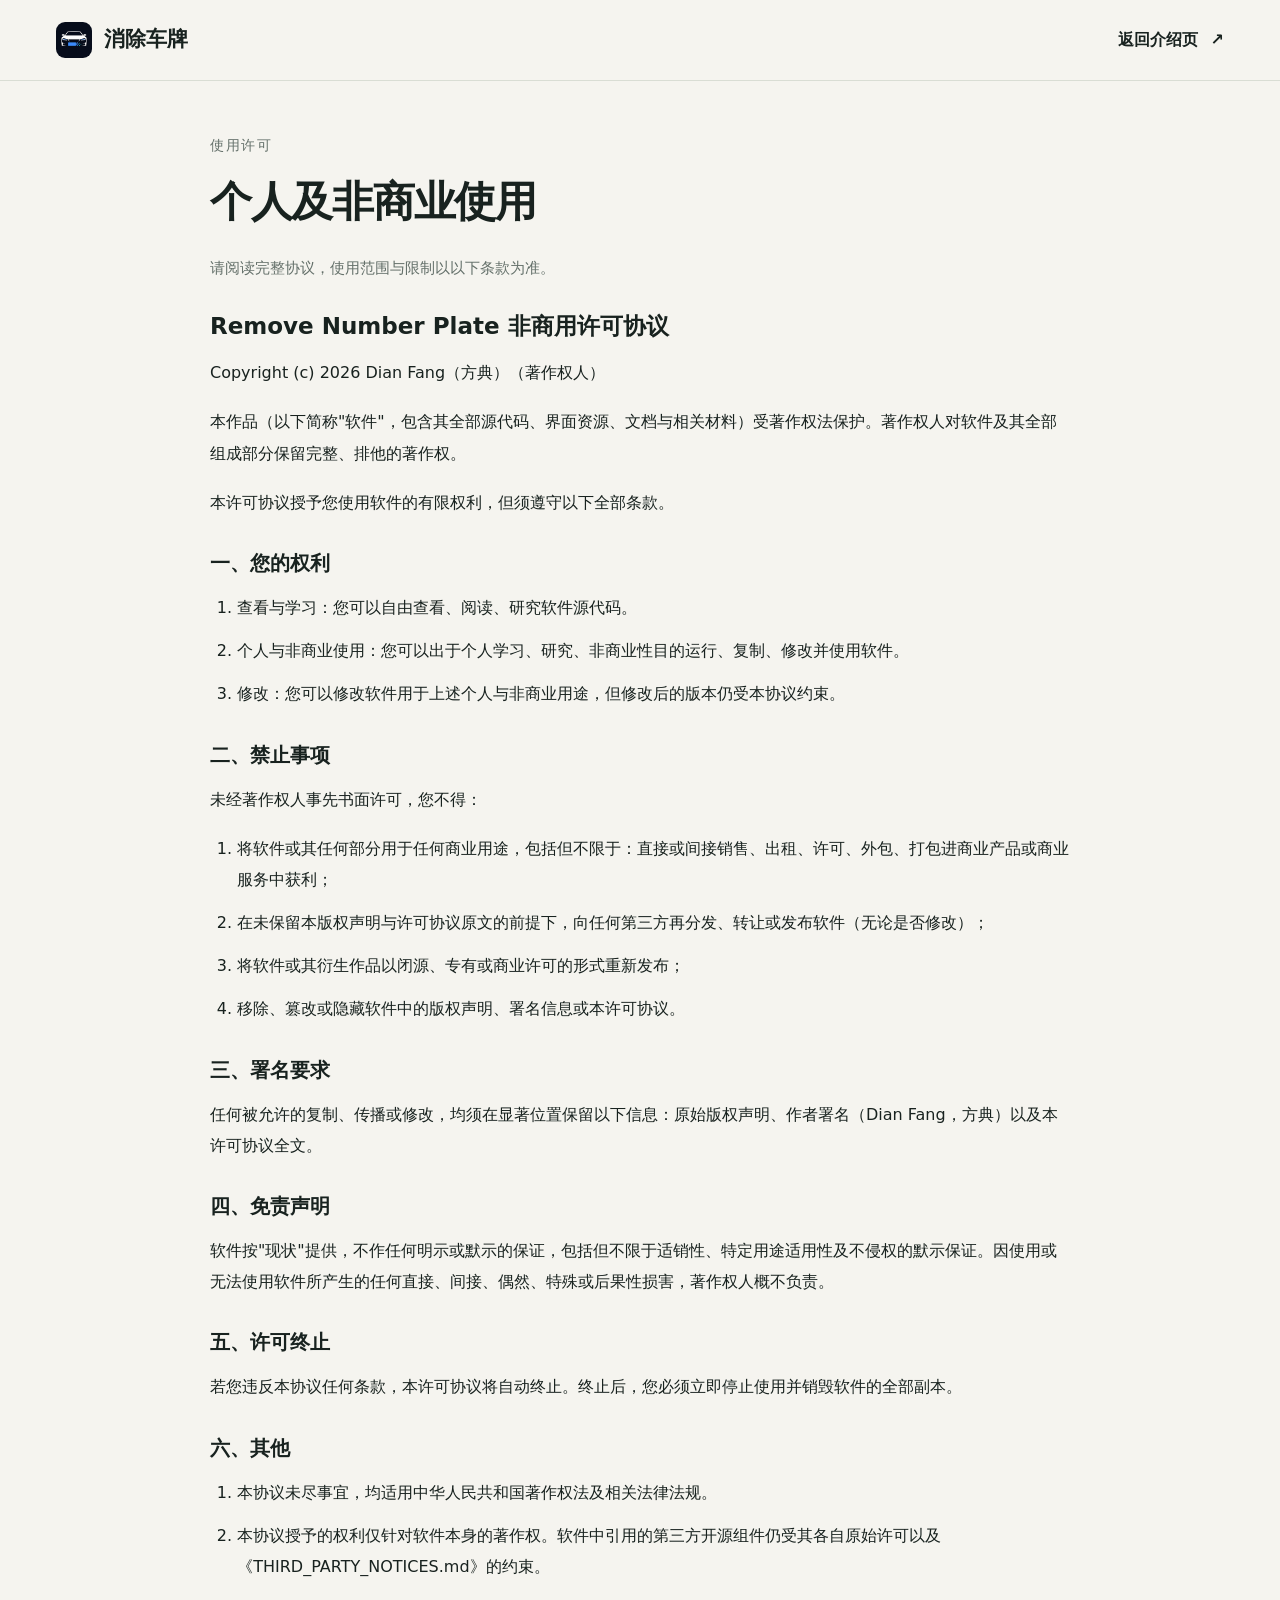
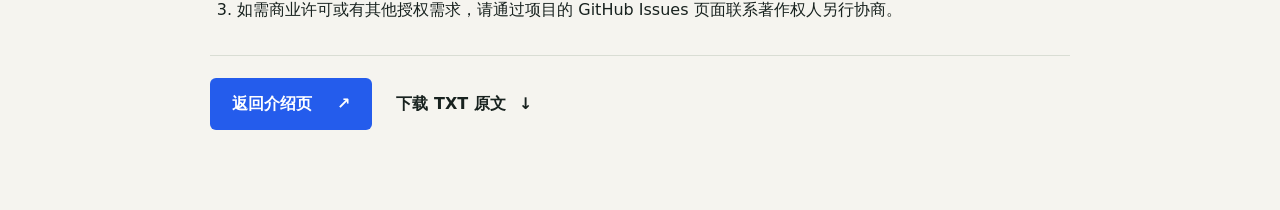
<file: product-site/license.html>
<!doctype html>
<html lang="zh-CN"><head><meta charset="utf-8"><meta name="viewport" content="width=device-width,initial-scale=1"><meta name="robots" content="noindex"><meta name="theme-color" content="#f5f4ef"><link rel="icon" href="./assets/logo.png"><link rel="stylesheet" href="./styles.css?v=20261015p11"><title>使用许可 — 消除车牌</title></head>
<body><a class="skip" href="#main">跳到主要内容</a><header class="site-header"><div class="container header-inner"><a class="brand" href="./"><img src="./assets/logo.png" width="36" height="36" alt=""><span>消除车牌</span></a><a class="text-link" href="./">返回介绍页 <span aria-hidden="true">↗</span></a></div></header>
<main class="container license-page" id="main"><p class="eyebrow">使用许可</p><h1>个人及非商业使用</h1><p class="license-intro">请阅读完整协议，使用范围与限制以以下条款为准。</p>
<div class="license-document" data-license-sha256="cef55abe470cadfa6265b858c6d074b58f6c737015feadf2c34e554ec5549929">
<h3>Remove Number Plate 非商用许可协议</h3>
<p>Copyright (c) 2026 Dian Fang（方典）（著作权人）</p>
<p>本作品（以下简称&quot;软件&quot;，包含其全部源代码、界面资源、文档与相关材料）受著作权法保护。著作权人对软件及其全部组成部分保留完整、排他的著作权。</p>
<p>本许可协议授予您使用软件的有限权利，但须遵守以下全部条款。</p>
<h3>一、您的权利</h3>
<ol><li>查看与学习：您可以自由查看、阅读、研究软件源代码。</li><li>个人与非商业使用：您可以出于个人学习、研究、非商业性目的运行、复制、修改并使用软件。</li><li>修改：您可以修改软件用于上述个人与非商业用途，但修改后的版本仍受本协议约束。</li></ol>
<h3>二、禁止事项</h3>
<p>未经著作权人事先书面许可，您不得：</p>
<ol><li>将软件或其任何部分用于任何商业用途，包括但不限于：直接或间接销售、出租、许可、外包、打包进商业产品或商业服务中获利；</li><li>在未保留本版权声明与许可协议原文的前提下，向任何第三方再分发、转让或发布软件（无论是否修改）；</li><li>将软件或其衍生作品以闭源、专有或商业许可的形式重新发布；</li><li>移除、篡改或隐藏软件中的版权声明、署名信息或本许可协议。</li></ol>
<h3>三、署名要求</h3>
<p>任何被允许的复制、传播或修改，均须在显著位置保留以下信息：原始版权声明、作者署名（Dian Fang，方典）以及本许可协议全文。</p>
<h3>四、免责声明</h3>
<p>软件按&quot;现状&quot;提供，不作任何明示或默示的保证，包括但不限于适销性、特定用途适用性及不侵权的默示保证。因使用或无法使用软件所产生的任何直接、间接、偶然、特殊或后果性损害，著作权人概不负责。</p>
<h3>五、许可终止</h3>
<p>若您违反本协议任何条款，本许可协议将自动终止。终止后，您必须立即停止使用并销毁软件的全部副本。</p>
<h3>六、其他</h3>
<ol><li>本协议未尽事宜，均适用中华人民共和国著作权法及相关法律法规。</li><li>本协议授予的权利仅针对软件本身的著作权。软件中引用的第三方开源组件仍受其各自原始许可以及《THIRD_PARTY_NOTICES.md》的约束。</li><li>如需商业许可或有其他授权需求，请通过项目的 GitHub Issues 页面联系著作权人另行协商。</li></ol>
</div>
<div class="license-page-actions"><a class="button primary" href="./">返回介绍页 <span aria-hidden="true">↗</span></a><a class="text-link" href="./LICENSE.txt" download="RemoveNumberPlate-LICENSE.txt">下载 TXT 原文 <span aria-hidden="true">↓</span></a></div></main></body></html>
</file>
<file: product-site/styles.css>
@charset "UTF-8";
:root{--paper:#f5f4ef;--white:#fdfcf9;--ink:#18221f;--muted:#64706a;--blue:#245cec;--line:#d9ddd4;--dark:#334039;--radius:12px;--sans:"Microsoft YaHei","PingFang SC",system-ui,sans-serif;--mono:Consolas,monospace}
*{box-sizing:border-box}html{scroll-behavior:smooth;scroll-padding-top:95px}body{margin:0;background:var(--paper);color:var(--ink);font-family:var(--sans);font-size:18px;line-height:1.7;-webkit-font-smoothing:antialiased}a{color:inherit;text-decoration:none}button,input{font:inherit}button{cursor:pointer}img{max-width:100%}::selection{background:#d2defa}a:focus-visible,button:focus-visible,summary:focus-visible{outline:3px solid var(--blue);outline-offset:5px}button:disabled{cursor:default;opacity:.5}.container{width:min(1280px,calc(100% - 112px));margin-inline:auto}.skip{position:fixed;top:8px;left:12px;z-index:20;background:var(--blue);color:white;padding:10px 16px;transform:translateY(-160%)}.skip:focus{transform:none}
.site-header{position:sticky;top:0;z-index:10;background:rgba(245,244,239,.96);border-bottom:1px solid var(--line);backdrop-filter:blur(14px)}.header-inner{height:80px;display:flex;align-items:center;justify-content:space-between;gap:28px}.brand{display:flex;align-items:center;gap:12px;font-weight:700;font-size:21px;white-space:nowrap}.brand img{border-radius:9px;display:block}.brand-caption{font:14px var(--mono);letter-spacing:.08em;margin-left:8px;color:var(--muted);font-weight:400}.header-inner nav{display:flex;gap:30px;align-items:center;font-size:16px}.header-inner nav>a{position:relative;transition:color .15s ease}.header-inner nav>a[aria-current="true"]{color:var(--blue)}.header-inner nav>a[aria-current="true"]:after{content:"";position:absolute;left:0;right:0;bottom:-7px;height:2px;border-radius:2px;background:var(--blue)}.nav-download{padding-left:26px;border-left:1px solid var(--line);font-weight:600}.nav-download span{margin-left:15px;color:var(--blue)}
.hero{padding-top:60px}.eyebrow{font:14px/1.6 var(--mono);letter-spacing:.12em;color:var(--muted);margin:0;text-transform:uppercase}.hero .eyebrow{display:flex;align-items:center;gap:13px;color:var(--blue)}.line{display:inline-block;width:25px;height:2px;background:var(--blue)}h1,h2,h3,p{margin-top:0}h1{font-size:clamp(52px,6.16vw,84px);font-weight:650;letter-spacing:-.07em;line-height:1.2;margin:26px 0 0}h1 span{color:var(--blue)}.hero-copy{position:relative;padding-bottom:46px}.hero-deck{position:absolute;right:0;bottom:54px;max-width:405px}.hero-deck p{font-size:20px;color:var(--muted);line-height:1.9;margin-bottom:25px}.hero-actions{display:flex;align-items:center;gap:26px}.button{display:inline-flex;align-items:center;justify-content:space-between;gap:25px;min-height:49px;padding:11px 21px;border:1px solid transparent;border-radius:6px;font-size:16px;font-weight:600;transition:background .15s ease,transform .15s ease,border-color .15s ease,color .15s ease}.button:active{transform:scale(.985)}.button.primary{background:var(--blue);color:#fff}.button.secondary{background:var(--paper);border-color:#c7cfc5}.text-link{display:inline-flex;align-items:center;gap:13px;font-size:16px;font-weight:600;transition:color .15s ease,opacity .15s ease}.text-link:active,.header-inner nav>a:active{opacity:.7}.hero-photo{position:relative;height:clamp(360px,36vw,485px);overflow:hidden;border-radius:var(--radius);background:#151b19}.hero-photo>img{display:block;width:100%;height:100%;object-fit:cover;object-position:50% 40%}.hero-photo:after{content:"";position:absolute;inset:70% 0 0;background:linear-gradient(transparent,rgba(0,0,0,.65));pointer-events:none}.photo-meta{position:absolute;left:27px;right:27px;bottom:23px;display:flex;justify-content:space-between;align-items:center;z-index:1;color:#f4f5ee;font-size:14px}.photo-meta>span:last-child{font:14px var(--mono);letter-spacing:.08em}.photo-meta i,.small-dot{display:inline-block;width:6px;height:6px;border-radius:50%;background:var(--blue);margin-right:8px}.photo-meta i{background:#cadfcc}.hero-foot{display:flex;align-items:center;gap:28px;padding-top:18px;font-size:14px;color:var(--muted)}.hero-foot a{margin-left:auto;border-bottom:1px solid #a4aca2}.hero-foot>span+span:before{content:"·";margin-right:25px}
.section{padding-top:114px;padding-bottom:12px;scroll-margin-top:20px}.section-heading{display:grid;grid-template-columns:1fr 2.6fr;gap:32px;align-items:start;margin-bottom:42px;border-top:1px solid var(--line);padding-top:24px}.section-heading>.eyebrow{padding-top:12px}.section-heading h2{font-size:clamp(31.5px,3.56vw,46.5px);line-height:1.35;font-weight:600;letter-spacing:-.045em;margin:0 0 16px}.section-heading p:not(.eyebrow){color:var(--muted);font-size:18px;margin:0}.comparison{position:relative;height:clamp(350px,43vw,570px);overflow:hidden;background:#18201c;border-radius:var(--radius);isolation:isolate;touch-action:pan-y}.comparison-image{display:block;width:100%;height:100%;object-fit:cover;object-position:50% 43%;transform:scale(1);transition:transform .35s ease}.comparison.is-zoomed .comparison-image{transform:scale(1.2)}.comparison-before{position:absolute;inset:0;clip-path:inset(0 calc(100% - var(--split)) 0 0);pointer-events:none}.image-label{position:absolute;top:22px;background:rgba(17,25,22,.73);color:white;padding:7px 13px;border-radius:4px;font-size:14px;pointer-events:none;transition:opacity .2s ease}.comparison.is-dragging .image-label{opacity:.22}.before-label{left:23px}.after-label{right:23px}.split-line{position:absolute;left:var(--split);top:0;bottom:0;width:2px;background:#fff;transform:translateX(-50%);pointer-events:none}.split-line>span{display:grid;place-items:center;position:absolute;top:50%;left:50%;transform:translate(-50%,-50%);width:50px;height:50px;background:white;color:var(--ink);border-radius:50%;font-size:22px;box-shadow:0 4px 18px rgba(0,0,0,.28);transition:transform .2s ease,box-shadow .2s ease}.comparison-range{position:absolute;left:0;top:0;width:100%;height:100%;margin:0;opacity:0;cursor:ew-resize;appearance:none;background:transparent}.comparison-range::-webkit-slider-thumb{appearance:none;width:50px;height:100%;background:transparent}.comparison-range::-moz-range-thumb{width:50px;height:100%;background:transparent;border:0}.comparison:focus-within{outline:3px solid var(--blue);outline-offset:5px}.comparison-toolbar{display:flex;justify-content:space-between;align-items:center;gap:20px;margin-top:18px}.comparison-toolbar>p{font-size:14px;color:var(--muted);margin:0}.comparison-buttons{display:flex;gap:24px}.quiet-button{background:none;border:0;padding:8px 0;font-size:14px;color:var(--ink);display:flex;gap:10px;align-items:center;transition:color .15s ease,opacity .15s ease}.quiet-button[aria-pressed=true]{color:var(--blue)}.quiet-button:active{opacity:.65}.fineprint{font-size:14px;line-height:1.9;color:var(--muted);max-width:950px;margin:10px 0 0}.fineprint a{text-decoration:underline}
.feature-grid{display:grid;grid-template-columns:1fr 1fr;gap:58px}.feature-number{font:14px var(--mono);letter-spacing:.07em;color:var(--blue)}.feature h3{font-size:30px;font-weight:600;letter-spacing:-.03em;margin:19px 0 15px}.feature>p{max-width:505px;color:var(--muted);font-size:17px;line-height:1.9}.plate-list,.quality-demo{background:#edf0e7;border-radius:8px;padding:22px 28px;margin-top:26px;min-height:206px;border:1px solid #dfe4d7}.demo-caption{font-size:14px;color:var(--muted);letter-spacing:.04em;margin-bottom:14px}.plate-list>div:not(.demo-caption){display:flex;justify-content:space-between;padding:10px 0;border-top:1px solid #d4dbce;font-size:14px}.list-state{color:var(--blue);display:flex;gap:7px;align-items:center}.list-state i{width:4px;height:4px;border-radius:50%;background:var(--blue)}.list-state.preserve{color:var(--muted)}.quality-options{display:flex;gap:4px;padding:4px;background:#dfe5d6;border-radius:6px;max-width:300px}.quality-options>span{width:33.333%;text-align:center;font-size:14px;padding:6px}.quality-options>.selected{background:var(--white);border-radius:4px;color:var(--blue);box-shadow:0 1px 3px #0001}.texture-row{display:flex;justify-content:space-between;align-items:center;gap:20px;font-size:15px;margin-top:24px}.texture-row small{display:block;font-size:14px;color:var(--muted);margin-top:3px}.switch-illustration{display:block;flex-shrink:0;width:37px;height:22px;border-radius:12px;background:var(--blue);position:relative}.switch-illustration:after{content:"";position:absolute;right:3px;top:3px;width:16px;height:16px;background:white;border-radius:50%}.feature>p.feature-note{font-size:14px;margin-top:13px;margin-bottom:0}
.workflow-section{margin-top:108px;padding:72px 0 70px;background:var(--dark);color:#eef1e9}.workflow-section .section-heading{border-color:#536259}.workflow-section .eyebrow,.workflow-section .section-heading p:not(.eyebrow){color:#aab4a8}.steps{display:grid;grid-template-columns:repeat(3,1fr);gap:60px;padding:0;list-style:none;margin:0}.step-number{display:block;color:#87a4fc;font:15px var(--mono);margin-bottom:23px}.steps h3{font-size:25px;line-height:1.4;margin-bottom:13px;font-weight:500}.steps p{font-size:16px;color:#b1bdb0;line-height:1.9;margin:0}.workflow-extras{margin-top:51px;border-top:1px solid #536259;padding-top:28px;display:grid;grid-template-columns:1fr 1fr;gap:58px}.workflow-extras h3{font-size:27px;font-weight:500;line-height:1.5;margin:14px 0 0}.workflow-extras p{font-size:16px;color:#b1bdb0;margin-bottom:18px}.workflow-section details{border-color:#37423c}.workflow-section summary{font-size:15px;color:#eef1e9}.workflow-section details>p{margin-top:15px}
.download-grid{display:grid;grid-template-columns:1fr 1fr;gap:24px}.download-card{padding:31px 34px;background:var(--white);border:1px solid var(--line);border-radius:var(--radius);display:flex;flex-direction:column}.hd-card{background:#eef1e8}.download-top{display:flex;justify-content:space-between;align-items:center;gap:20px;margin-bottom:27px}.badge{font-size:14px;background:#e8ede2;padding:5px 10px;border-radius:4px;color:#42533c}.badge.beta{background:#dce4fa;color:var(--blue)}.version{font:14px var(--mono);color:var(--muted)}.download-card h3{font-size:28px;letter-spacing:-.03em;line-height:1.4;margin-bottom:15px;font-weight:600}.download-card>p{font-size:16px;color:var(--muted);line-height:1.9;margin-bottom:20px}.download-card dl{margin:0 0 25px;font-size:14px}.download-card dl>div{display:flex;justify-content:space-between;border-bottom:1px solid var(--line);padding:9px 0;gap:20px}.download-card dt{color:var(--muted)}.download-card dd{margin:0}.download-card .button{width:100%;margin-top:auto}.download-card>p.download-note{font-size:14px;margin:12px 0 0;line-height:1.8}.download-grid.single-card{grid-template-columns:minmax(0,600px);justify-content:center}
.license-note{display:flex;gap:7px;align-items:baseline;font-size:14px;color:var(--muted);margin-top:22px}.license-note p{margin:0}.license-note a{text-decoration:underline;text-underline-offset:3px}
.project-section{margin-top:108px;background:#e9ede3;padding:70px 0}.project-layout{display:grid;grid-template-columns:1fr 1fr;gap:84px}.project-layout h2{font-size:clamp(31.5px,3.24vw,43px);font-weight:600;line-height:1.4;letter-spacing:-.04em;margin:24px 0 34px}.author{display:flex;gap:14px;align-items:center}.author img{border-radius:11px}.author strong{display:block;font-size:15px;font-weight:600}.author span{display:block;font-size:14px;color:var(--muted);margin-top:4px}.project-body{padding-top:2px}.project-body>p{font-size:17px;color:#536252;line-height:2;margin-bottom:19px}.project-body>p.project-credit{font-size:14px}.project-links{display:flex;gap:25px;margin-top:25px;margin-bottom:26px}details{border-top:1px solid var(--line);padding:17px 0}summary{display:flex;align-items:center;justify-content:space-between;gap:25px;list-style:none;cursor:pointer;font-weight:500;font-size:16px;min-height:25px}summary::-webkit-details-marker{display:none}summary>span{font-size:20px;color:var(--muted);transition:transform .25s ease}details[open]>summary>span{transform:rotate(45deg)}details>p{font-size:15px;color:var(--muted);line-height:1.95;max-width:830px;margin:16px 0 0}details a{text-decoration:underline}.project-body details{border-color:#cdd5c7}
.faq-section{padding-bottom:108px}.faq-list{margin-left:calc((100% - 32px)/3.6 + 32px)}.faq-list details:last-child{border-bottom:1px solid var(--line)}.faq-list summary{font-size:17px;padding:5px 0}.footer{border-top:1px solid var(--line);padding-top:35px;padding-bottom:30px}.footer-main{display:flex;align-items:center;gap:35px}.footer-main .brand{font-size:18px}.footer-main p{font-size:16px;color:var(--muted);margin:0}.footer-main>.text-link{margin-left:auto;font-size:14px}.footer-meta{display:flex;justify-content:space-between;gap:20px;margin-top:31px;font-size:14px;color:var(--muted)}.footer-meta>div{display:flex;gap:22px}
@media(min-width:1600px){.hero-deck{right:0;bottom:55px}}
@media(max-width:1120px){.container{width:calc(100% - 64px)}.brand-caption{display:none}.hero-deck{max-width:320px}.hero-deck p{font-size:17px}.hero-actions{gap:18px}.hero-actions .button{font-size:14px;padding-inline:14px;gap:14px}.hero-actions .text-link{font-size:14px}.feature-grid{gap:35px}.project-layout{gap:50px}.steps{gap:35px}}
@media(max-width:850px){.hero-deck{position:static;max-width:none;display:flex;justify-content:space-between;gap:26px;align-items:center;margin-top:27px}.hero-deck p{margin-bottom:0;font-size:18px}.hero-copy{padding-bottom:34px}h1{font-size:67px}.hero-actions .button{font-size:15px;padding-inline:16px}.hero-photo{height:350px}.section-heading{grid-template-columns:1fr 3fr;gap:25px}.feature-grid{gap:28px}.feature h3{font-size:25px}.plate-list,.quality-demo{padding:19px}.project-layout{gap:34px}.hero-foot{gap:18px}.hero-foot>span+span:before{margin-right:16px}.faq-list{margin-left:calc((100% - 25px)/4 + 25px)}}
@media(max-width:620px){html{scroll-padding-top:112px}.container{width:calc(100% - 40px)}.header-inner{height:auto;min-height:94px;padding:15px 0 12px;flex-wrap:wrap;gap:13px}.brand{font-size:18px;gap:10px}.brand img{width:30px;height:30px}.header-inner nav{width:100%;gap:24px;font-size:14px}.nav-download{margin-left:auto;padding-left:16px}.nav-download span{margin-left:8px}.hero{padding-top:35px}.hero .eyebrow{font-size:14px;letter-spacing:.08em;gap:9px}.line{width:16px}h1{font-size:clamp(40px,10.26vw,61.5px);letter-spacing:-.07em;line-height:1.26;margin-top:21px}.hero-deck{display:block;margin-top:24px}.hero-deck p{font-size:16px;line-height:1.9}.hero-actions{margin-top:22px;gap:25px}.hero-copy{padding-bottom:29px}.hero-photo{height:290px;border-radius:8px}.hero-photo>img{object-position:50% 44%}.photo-meta{left:14px;right:14px;bottom:16px;font-size:14px}.photo-meta>span:last-child{display:none}.hero-foot{gap:12px;flex-wrap:wrap;font-size:14px;padding-top:14px}.hero-foot>span+span:before{margin-right:10px}.hero-foot a{margin-left:0;width:100%;border:0}.section{padding-top:68px}.section-heading{display:block;padding-top:20px;margin-bottom:26px}.section-heading>.eyebrow{padding-top:0;margin-bottom:19px;font-size:14px}.section-heading h2{font-size:32.5px;margin-bottom:14px}.section-heading p:not(.eyebrow){font-size:15px}.comparison{height:325px;border-radius:8px}.comparison-image{object-position:50% 43%}.image-label{top:13px;font-size:14px;padding:6px 10px}.before-label{left:13px}.after-label{right:13px}.split-line>span{width:36px;height:36px;font-size:18px}.comparison-toolbar{align-items:flex-start;flex-direction:column;gap:5px;margin-top:13px}.comparison-toolbar>p{font-size:14px}.comparison-buttons{width:100%;justify-content:space-between;gap:18px}.quiet-button{font-size:14px;min-height:36px}.fineprint{font-size:14px;margin-top:4px}.feature-grid{grid-template-columns:1fr;gap:34px}.feature-number{font-size:14px}.feature h3{font-size:27px;margin-top:14px}.feature>p{font-size:16px}.plate-list,.quality-demo{margin-top:22px;min-height:195px;padding:21px 24px}.feature>p.feature-note{font-size:14px}.workflow-section{margin-top:62px;padding:44px 0}.steps{grid-template-columns:1fr;gap:25px}.steps>li{position:relative;padding-left:48px}.step-number{position:absolute;left:0;top:4px;margin:0}.steps h3{font-size:22px;margin-bottom:9px}.steps p{font-size:15px}.workflow-extras{grid-template-columns:1fr;gap:17px;margin-top:35px;padding-top:23px}.workflow-extras h3{font-size:24px}.workflow-extras p{font-size:15px}.download-grid{grid-template-columns:1fr;gap:16px}.download-card{padding:26px 24px}.download-top{margin-bottom:20px}.download-card h3{font-size:26px}.download-card>p{font-size:15px}.download-card .button{font-size:14px}.license-note{font-size:14px}.project-section{margin-top:63px;padding:42px 0}.project-layout{grid-template-columns:1fr;gap:30px}.project-layout h2{font-size:32.5px;margin:18px 0 23px}.project-body>p{font-size:16px}.project-body>p.project-credit{font-size:14px}.project-links{gap:26px;margin-block:20px}.project-links .text-link{font-size:14px}.faq-list{margin-left:0}.faq-list summary{font-size:15px;padding:3px 0}.faq-list details>p{font-size:14px}.faq-section{padding-bottom:61px}.footer{padding-top:25px;padding-bottom:25px}.footer-main{flex-wrap:wrap;gap:16px}.footer-main p{font-size:14px;width:100%;order:3}.footer-main>.text-link{font-size:14px}.footer-meta{margin-top:23px;flex-direction:column;gap:13px}.footer-meta>div{gap:20px}}
.hero-showcase{position:relative;display:grid;grid-template-columns:1fr 1.25fr;gap:65px;align-items:center;background:#334039;padding:32px 55px;border-radius:12px;overflow:hidden;color:#f4f5ef}.hero-showcase:before{content:"";position:absolute;left:47%;right:44%;top:56%;height:1px;background:#7393de;pointer-events:none;opacity:.6}.hero-full-column{position:relative;z-index:1;display:flex;flex-direction:column;align-items:center}.hero-full-frame{position:relative;margin:0;width:min(100%,390px);aspect-ratio:2/3;box-shadow:0 16px 40px #0004}.hero-full-frame>img{width:100%;height:100%;display:block;object-fit:contain}.crop-outline{position:absolute;left:37.1942%;top:47.996%;width:26.1322%;height:17.4215%;border:1.5px solid #a0bbff;box-shadow:0 0 0 3px #235cec28;pointer-events:none}.crop-outline>span{position:absolute;bottom:calc(100% + 6px);left:0;font-size:14px;color:#fff;background:#1f4abc;padding:2px 6px;white-space:nowrap;border-radius:2px}.full-caption{font-size:14px;letter-spacing:.03em;color:#aab7ac;margin-top:13px}.hero-detail-column{position:relative;z-index:1;min-width:0}.detail-heading{display:flex;justify-content:space-between;align-items:center;gap:15px}.detail-heading .eyebrow{color:#97b4ff;letter-spacing:.13em;display:block}.detail-index{font:14px var(--mono);color:#839087;letter-spacing:.08em}.hero-detail-column h2{font-size:clamp(27px,2.75vw,40px);font-weight:500;line-height:1.4;letter-spacing:-.03em;margin:20px 0 14px}.hero-detail-column>p{font-size:15px;line-height:1.85;color:#aebbad;margin-bottom:27px}.hero-inset{margin:0;border:1px solid #536a91;border-radius:7px;overflow:hidden;background:#3d4b42;box-shadow:0 16px 35px #0003}.hero-inset img{display:block;width:100%;height:clamp(220px,25vw,325px);object-fit:cover;object-position:50% 43%}.hero-inset figcaption{display:flex;justify-content:space-between;align-items:center;gap:20px;padding:13px 15px;font-size:14px;color:#ced8cb}.hero-inset figcaption span:last-child{font:13px var(--mono);letter-spacing:.07em;color:#8d9e90}.hero-inset i{display:inline-block;width:5px;height:5px;border-radius:50%;background:#8eafff;margin-right:7px}.showcase-link{display:flex;align-items:center;justify-content:space-between;margin-top:17px;font-size:13px;color:#a7c0ff;transition:color .15s ease}.comparison-subheading{display:flex;align-items:baseline;justify-content:space-between;gap:20px;margin-bottom:17px}.comparison-subheading h3{font-size:22px;font-weight:600;margin:0;letter-spacing:-.02em}.comparison-subheading>span{font-size:13px;color:var(--muted)}.second-comparison{margin-top:47px;padding-top:23px;border-top:1px solid var(--line)}
@media(max-width:1120px){.hero-showcase{gap:43px;padding:29px 35px}.hero-inset img{height:260px}.hero-detail-column h2{font-size:31.5px}.hero-detail-column>p{margin-bottom:20px}}
@media(max-width:850px){.hero-showcase{gap:27px;padding:25px}.hero-detail-column h2{font-size:27px;margin-top:17px}.hero-inset img{height:215px}.hero-detail-column>p{font-size:14px}.hero-inset figcaption{padding:11px;font-size:14px;gap:10px}.hero-inset figcaption>span:last-child{display:none}.detail-index{font-size:14px}.hero-showcase:before{left:46%;right:44%}}
@media(max-width:620px){.hero-showcase{grid-template-columns:1fr;padding:20px;gap:24px;border-radius:8px}.hero-showcase:before{display:none}.hero-full-frame{width:min(100%,330px)}.hero-detail-column{padding-top:22px;border-top:1px solid #38443c}.hero-detail-column h2{font-size:27px;margin:15px 0 12px}.hero-detail-column h2 br{display:none}.hero-detail-column>p{font-size:14px;margin-bottom:18px}.hero-inset img{height:230px}.hero-inset figcaption{font-size:14px;padding:13px}.hero-inset figcaption>span:last-child{display:inline;font-size:14px}.showcase-link{font-size:13px;margin-top:16px}.comparison-subheading{align-items:flex-start;flex-direction:column;gap:6px;margin-bottom:14px}.comparison-subheading h3{font-size:20px}.comparison-subheading>span{font-size:14px}.second-comparison{margin-top:30px;padding-top:20px}}
@media(prefers-reduced-motion:reduce){html{scroll-behavior:auto}*,*:before,*:after{transition:none!important;animation:none!important}html.js-reveal [data-reveal]{opacity:1;transform:none}}

.hero-acquisition-note{display:block;margin-top:12px;font-size:14px;color:var(--muted);line-height:1.6}.hero-deck{bottom:42px}@media(max-width:850px){.hero-acquisition-note{flex-basis:100%;margin-top:0}.hero-deck{flex-wrap:wrap}}@media(max-width:620px){.hero-acquisition-note{margin-top:12px}}

/* ========== v1.2.0 第二批：交互反馈 / reveal / 校验区 / 浮动条 / 404 ========== */

/* 悬停反馈统一收口：仅在真正支持悬停的设备生效，触屏不残留 hover 态 */
@media(hover:hover) and (pointer:fine){
  .header-inner nav>a:hover{color:var(--blue)}
  .button.primary:hover{background:#1d4fd6}
  .button.secondary:hover{border-color:#9fab94;background:#f3f2ec}
  .text-link:hover{color:var(--blue)}
  .quiet-button:hover{color:var(--blue)}
  .showcase-link:hover{color:#fff}
  summary:hover{color:var(--blue)}
  .workflow-section summary:hover{color:#97b4ff}
  .fineprint a:hover,.license-note a:hover,details a:hover,.hero-foot a:hover,.footer-meta a:hover,.checksum-hint a:hover{color:var(--blue)}
  .comparison:hover .split-line>span{transform:translate(-50%,-50%) scale(1.07);box-shadow:0 6px 22px rgba(0,0,0,.34)}
  .copy-hash:hover{border-color:var(--blue);color:var(--blue)}
}

/* 对比滑块：拖动中的手柄反馈（触屏同样生效） */
.comparison.is-dragging .split-line>span{transform:translate(-50%,-50%) scale(1.1);box-shadow:0 6px 24px rgba(0,0,0,.38)}

/* FAQ / details 展开：轻微淡入上移，无 JS 依赖，reduced-motion 下全局动画已关 */
details[open]>p{animation:details-in .28s ease both}
@keyframes details-in{from{opacity:0;transform:translateY(-4px)}to{opacity:1;transform:none}}

/* 滚动淡入：JS 成功初始化才加 js-reveal，无 JS / 报错 / reduced-motion 时内容默认可见 */
html.js-reveal [data-reveal]{opacity:0;transform:translateY(16px);transition:opacity .55s ease,transform .55s ease}
html.js-reveal [data-reveal].is-visible{opacity:1;transform:none}

/* FAQ 命令行 */
.faq-command{margin:12px 0 4px}
.faq-command code{display:block;font:14px/1.7 var(--mono);background:#eef1e8;border:1px solid var(--line);border-radius:8px;padding:12px 14px;word-break:break-all;white-space:pre-wrap;color:var(--ink)}

/* 下载区 SHA-256 校验 */
.checksum{margin-top:20px;padding-top:18px;border-top:1px solid var(--line)}
.checksum-label{margin:0 0 10px;font-size:14px;color:var(--muted)}
.hash-box{display:flex;align-items:center;gap:12px;background:#f2f4ec;border:1px solid var(--line);border-radius:8px;padding:10px 12px}
.hash-box code{flex:1;min-width:0;font:14px/1.7 var(--mono);word-break:break-all}
.copy-hash{flex-shrink:0;background:var(--white);border:1px solid #c7cfc5;border-radius:6px;padding:7px 14px;font-size:14px;color:var(--ink);transition:border-color .15s ease,color .15s ease,background .15s ease}
.copy-hash:active{transform:scale(.97)}
.copy-hash.is-copied{border-color:#7fb28a;color:#2f7d4f;background:#f1f7f2}
.copy-hash.is-failed{border-color:#d08a8a;color:#b0432f;background:#faf2f0}
.checksum-hint{margin:10px 0 0;font-size:14px;line-height:1.8;color:var(--muted)}

/* 移动端底部浮动获取条：桌面不显示；预留固定占位，不遮挡 footer */
.get-bar{display:none}
.get-bar[hidden]{display:none}
@media(max-width:760px){
  body{padding-bottom:calc(86px + env(safe-area-inset-bottom))}
  .get-bar{display:flex;align-items:center;justify-content:space-between;gap:14px;position:fixed;left:0;right:0;bottom:0;z-index:30;padding:10px 20px calc(10px + env(safe-area-inset-bottom));background:rgba(253,252,249,.94);-webkit-backdrop-filter:blur(14px);backdrop-filter:blur(14px);border-top:1px solid var(--line);box-shadow:0 -6px 24px rgba(24,34,31,.08);transform:translateY(112%);transition:transform .3s ease}
  .get-bar.is-shown{transform:none}
  .get-bar-meta{margin:0;font-size:14px;line-height:1.45;color:var(--muted)}
  .get-bar .button{min-height:44px;flex-shrink:0;padding-inline:20px}
}

/* 404 页 */
.error-main{padding:110px 0 150px;max-width:680px}
.error-main .eyebrow{color:var(--blue)}
.error-main h1{font-size:clamp(36.5px,4.32vw,56px);margin:22px 0 16px}
.error-main>p{font-size:18px;color:var(--muted)}
.error-actions{display:flex;flex-wrap:wrap;align-items:center;gap:24px;margin-top:34px}
@media(max-width:620px){.error-main{padding:72px 0 100px}.error-actions{gap:18px}}

/* 自动处理优先：首屏结果、主要对比、批量流程。 */
.hero{padding-top:44px}
.hero-layout{display:grid;grid-template-columns:1.25fr 1fr;gap:70px;align-items:center}
.hero-copy{padding:30px 0}
.hero .eyebrow{letter-spacing:.04em;font-family:var(--sans)}
.hero h1{font-size:clamp(41px,4.59vw,69px);line-height:1.28;letter-spacing:-.045em;margin:25px 0}
.hero-description{max-width:530px;font-size:19px;line-height:1.95;color:var(--muted);margin-bottom:30px}
.hero-actions{gap:26px;margin-top:0}
.hero-actions .button{min-height:52px;padding-inline:24px;font-size:17px}
.hero-benefits{display:flex;flex-wrap:wrap;gap:10px 20px;margin-top:44px;padding-top:23px;border-top:1px solid var(--line);font-size:14px;color:var(--muted)}
.hero-benefits span:before{content:"✓";color:var(--blue);margin-right:7px}
.hero-result{margin:0;position:relative;justify-self:end;width:min(100%,390px);padding:12px 12px 0;background:var(--dark);border-radius:10px}
.hero-result>img{width:100%;height:auto;display:block;aspect-ratio:2/3;object-fit:contain;border-radius:3px}
.hero-result figcaption{display:flex;align-items:center;justify-content:space-between;gap:12px;flex-wrap:wrap;padding:15px 3px;font-size:13px;color:#dce5db;line-height:1.6}
.hero-result figcaption a{color:#b8ceff}
.hero-foot{margin-top:25px;border-top:1px solid var(--line);padding-top:18px}
.section-heading>.eyebrow{letter-spacing:.06em}
.hd-comparison{margin-top:28px;border-block:1px solid var(--line);padding:0}
.hd-comparison>summary{display:flex;align-items:center;gap:20px;padding:23px 0;cursor:pointer;font-size:18px;font-weight:600;list-style:none}
.hd-comparison>summary::-webkit-details-marker{display:none}
.hd-comparison>summary>span:last-child{margin-left:auto;color:var(--blue)}
.hd-comparison .summary-note{color:var(--muted);font-weight:400;font-size:14px}
.hd-comparison[open]>summary>.summary-note{transform:none}
.hd-comparison[open]>summary>span:last-child{transform:rotate(45deg)}
.details-content{padding-bottom:25px}
.hd-comparison .second-comparison{margin:0 0 17px;padding:0;border:0}
.feature-grid{gap:52px}
.feature{border-top:2px solid var(--ink);padding-top:24px}
.feature h3{font-size:32.5px}
.capability-note{margin:26px 0 14px;padding:20px 0;border-block:1px solid var(--line)}
.capability-note strong{display:block;font-size:20px;font-weight:600;margin-bottom:5px}
.capability-note span{font-size:15px;color:var(--muted)}
.feature>p.feature-note{font-size:14px;line-height:1.9}
.workflow-section{margin-top:88px;padding-block:66px}
.workflow-section .section-heading{grid-template-columns:1fr 2.6fr}
.workflow-section .section-heading p:not(.eyebrow){max-width:660px;color:#ccd6c9}
.workflow-section .steps{gap:38px;counter-reset:none}
.steps li{padding-top:10px}
.steps h3{font-weight:600}
.steps p,.workflow-extras p{color:#ccd6c9}
.step-number{font-size:18px;margin-bottom:20px}
.workflow-extras{margin-top:40px}
.workflow-extras .eyebrow{font-family:var(--sans);letter-spacing:.04em}
.download-grid.single-card{max-width:none}
.download-card{padding:38px 44px}
.download-card>p{max-width:760px}
.checksum>summary{cursor:pointer;display:flex;justify-content:space-between;align-items:center;gap:15px;padding:8px 0;font-size:16px;list-style:none}
.checksum>summary::-webkit-details-marker{display:none}
.checksum .checksum-label{margin-top:20px}
.checksum[open]>summary>span{transform:rotate(45deg)}
.hash-box{min-width:0}
.hash-box code{overflow-wrap:anywhere;word-break:break-all}
.photo-case{margin-top:66px}
.photo-case-heading{display:flex;justify-content:space-between;align-items:end;gap:36px;margin-bottom:26px}
.photo-case-heading .eyebrow{font-family:var(--sans);letter-spacing:.05em;color:var(--blue)}
.photo-case-heading h3{font-size:clamp(30px,3.24vw,43px);line-height:1.35;letter-spacing:-.035em;font-weight:600;margin:12px 0 0}
.photo-case-heading>p{font-size:17px;line-height:1.9;color:var(--muted);margin:0;max-width:430px}
.photo-case figure{margin:0}
.photo-case figure>a{display:block;overflow:hidden;border-radius:var(--radius);background:#c1cdd0}
.photo-case img{display:block;width:100%;height:auto}
.photo-case figcaption{display:flex;justify-content:space-between;gap:20px;margin-top:13px;font-size:14px;color:var(--muted)}
.photo-case figcaption a{color:var(--ink)}
.photo-case>.fineprint{margin-top:9px}
.photo-case .comparison{height:auto;aspect-ratio:4993 / 2809}
.photo-case .comparison-image{height:100%;object-fit:contain}
.photo-case .comparison.is-zoomed .comparison-image{transform:scale(2);transform-origin:30% 59%}
.site-links{display:grid;grid-template-columns:1fr 1fr;gap:32px}
.site-link{display:flex;flex-direction:column;padding:32px;border:1px solid var(--line);border-radius:10px;background:var(--white);transition:border-color .2s ease,background .2s ease}
.site-link:hover{border-color:#a1b2a1;background:#eef1e8}
.site-link-label{font-size:14px;color:var(--muted)}
.site-link h3{font-size:30px;line-height:1.4;margin:15px 0}
.site-link>p{font-size:17px;line-height:1.9;color:var(--muted);max-width:460px;margin-bottom:30px}
.site-link-action{display:flex;align-items:center;justify-content:space-between;font-size:16px;color:var(--blue);margin-top:auto}
body.license-open{overflow:hidden}
.license-dialog{width:min(860px,calc(100% - 40px));max-width:calc(100% - 40px);height:min(86vh,920px);height:min(86dvh,920px);max-height:calc(100% - 40px);margin:auto;padding:0;border:1px solid var(--line);border-radius:14px;background:var(--white);color:var(--ink);box-shadow:0 24px 90px #0004}
.license-dialog[open]{display:grid;grid-template-rows:auto minmax(0,1fr) auto}
.license-dialog::backdrop{background:rgba(16,24,20,.58);backdrop-filter:blur(4px)}
.license-dialog-header{display:flex;justify-content:space-between;align-items:center;gap:24px;padding:24px 30px;border-bottom:1px solid var(--line)}
.license-dialog-header .eyebrow{font-family:var(--sans);font-size:13px;letter-spacing:.04em;color:var(--muted)}
.license-dialog-header h2{font-size:26px;line-height:1.4;margin:6px 0 0}
.license-close{flex-shrink:0;display:inline-flex;align-items:center;gap:10px;min-height:44px;background:transparent;border:1px solid var(--line);border-radius:6px;padding:8px 14px;color:var(--ink);font-size:14px}
.license-close span{font-size:24px;line-height:1}
.license-dialog-body{min-height:0;overflow-y:auto;overscroll-behavior:contain;padding:25px 30px;outline-offset:-5px}
.license-intro{font-size:15px;line-height:1.9;color:var(--muted);margin:0 0 26px}
.license-document{overflow-wrap:anywhere}
.license-document h3{font-size:20px;line-height:1.5;font-weight:600;margin:30px 0 14px}
.license-document h3:first-child{margin-top:0;font-size:23px}
.license-document p,.license-document ol{font-size:16px;line-height:1.95;margin:0 0 18px;color:var(--ink)}
.license-document ol{padding-left:1.7em}
.license-document li+li{margin-top:12px}
.license-dialog-footer{display:flex;justify-content:space-between;align-items:center;flex-wrap:wrap;gap:8px 20px;border-top:1px solid var(--line);padding:10px 30px;background:var(--paper);font-size:14px}
.license-dialog-footer a{display:inline-flex;align-items:center;gap:12px;min-height:44px}
.license-page{max-width:860px;padding-block:54px 80px}
.license-page h1{font-size:clamp(29px,4vw,42px);line-height:1.4;letter-spacing:-.03em;margin:16px 0 22px}
.license-page-actions{display:flex;flex-wrap:wrap;gap:24px;align-items:center;padding-top:22px;border-top:1px solid var(--line);margin-top:30px}
@media(max-width:1120px){
  .hero-layout{gap:35px;grid-template-columns:1.3fr 1fr}
  .hero-description{font-size:17px}
  .hero-benefits{gap:10px 16px;margin-top:30px}
}
@media(max-width:850px){
  .hero-layout{gap:25px;grid-template-columns:1.2fr 1fr}
  .hero h1{font-size:clamp(34.5px,4.7vw,41px)}
  .hero-description{font-size:16px}
  .hero-actions{gap:18px;flex-wrap:wrap}
  .hero-actions .button{font-size:16px;padding-inline:18px;min-height:48px}
  .hero-actions .text-link{font-size:15px}
  .hero-benefits{margin-top:25px}
  .workflow-section .section-heading{grid-template-columns:1fr 3fr}
}
@media(max-width:620px){
  .hero{padding-top:32px}
  .hero-layout{grid-template-columns:1fr;gap:30px}
  .hero-copy{padding:0}
  .hero h1{font-size:clamp(32.5px,9.02vw,53px);margin:20px 0}
  .hero-description{font-size:16px;line-height:1.9;margin-bottom:24px}
  .hero-description br{display:none}
  .hero-actions{gap:24px}
  .hero-benefits{margin-top:25px;padding-top:18px;gap:8px 16px;font-size:13px}
  .hero-result{justify-self:center;width:min(100%,350px);padding:10px 10px 0}
  .hero-result figcaption{padding:12px 2px;font-size:13px}
  .hero-foot{margin-top:20px;gap:8px 16px}
  .hero-foot>span+span:before{display:none}
  .hero-foot a{margin-left:0}
  .hd-comparison>summary{font-size:16px;gap:10px;padding-block:20px}
  .hd-comparison .summary-note{font-size:13px}
  .feature-grid{gap:30px}
  .feature{padding-top:20px}
  .feature h3{font-size:27px}
  .capability-note strong{font-size:19px}
  .workflow-section{margin-top:65px;padding-block:42px}
  .workflow-section .section-heading{grid-template-columns:1fr;gap:15px}
  .workflow-section .steps{grid-template-columns:1fr;gap:28px}
  .steps li{padding-top:0}
  .step-number{margin-bottom:10px}
  .workflow-extras{gap:20px;margin-top:30px}
  .download-card{padding:26px 22px}
  .photo-case{margin-top:40px}
  .photo-case-heading{display:block;margin-bottom:20px}
  .photo-case-heading h3{font-size:30px;margin-bottom:15px}
  .photo-case-heading h3 br{display:none}
  .photo-case-heading>p{font-size:15px}
  .photo-case-heading>p br{display:none}
  .photo-case figure>a{border-radius:8px}
  .site-links{grid-template-columns:1fr;gap:20px}
  .site-link{padding:25px}
  .site-link h3{font-size:27px}
  .site-link>p{font-size:16px}
  .license-dialog{width:calc(100% - 24px);max-width:calc(100% - 24px);height:90vh;height:90dvh;max-height:calc(100% - 24px);border-radius:10px}
  .license-dialog-header{padding:18px;gap:12px}
  .license-dialog-header h2{font-size:21px}
  .license-dialog-body{padding:22px 18px}
  .license-dialog-footer{padding:8px 18px;font-size:13px}
  .license-close{gap:6px;padding-inline:10px}
  .license-document h3:first-child{font-size:21px}
  .license-page{padding-block:35px 55px}
}
</file>
<file: app/web/styles/tokens.css>
:root {
  color-scheme: dark light;

  /* Primitive */
  --ink-950: #0a0a0a;
  --ink-925: #0f0f0f;
  --ink-900: #141414;
  --ink-875: #1a1a1a;
  --ink-850: #222222;
  --ink-800: #262626;
  --ink-750: #2a2a2a;
  --ink-700: #3a3a3a;
  --slate-500: #737373;
  --slate-400: #a3a3a3;
  --slate-300: #d4d4d4;
  --slate-100: #ffffff;
  --blue-650: #1e40af;
  --blue-600: #3b82f6;
  --blue-500: #60a5fa;
  --blue-300: #93c5fd;
  --green-500: #22c55e;
  --amber-500: #eab308;
  --red-500: #ef4444;
  --white: #ffffff;

  --space-1: 4px;
  --space-2: 8px;
  --space-3: 12px;
  --space-4: 16px;
  --space-5: 20px;
  --space-6: 24px;
  --space-8: 32px;
  --space-10: 40px;

  --radius-1: 5px;
  --radius-2: 8px;
  --radius-3: 12px;
  --radius-4: 16px;

  --font-xs: 11px;
  --font-sm: 12px;
  --font-md: 14px;
  --font-lg: 16px;
  --font-xl: 22px;
  --font-2xl: 30px;

  --duration-fast: 120ms;
  --duration-base: 180ms;

  /* Semantic — 暗色主题（默认） */
  --canvas: var(--ink-950);
  --canvas-subtle: var(--ink-925);
  --surface: var(--ink-900);
  --surface-raised: var(--ink-875);
  --surface-strong: var(--ink-850);
  --surface-hover: var(--ink-800);
  --border-subtle: #1f1f1f;
  --border: var(--ink-750);
  --border-strong: var(--ink-700);
  --text: var(--slate-100);
  --text-secondary: var(--slate-300);
  --text-muted: var(--slate-400);
  --text-quiet: var(--slate-500);
  --accent: var(--blue-600);
  --accent-hover: var(--blue-500);
  --accent-soft: #0d2845;
  --accent-border: var(--blue-650);
  --success: var(--green-500);
  --warning: var(--amber-500);
  --warning-soft: #423608;
  --warning-badge: #3d2f08;
  --warning-text: #fde68a;
  --danger: var(--red-500);
  --danger-border: #7f1d1d;
  --danger-surface: #450a0a;
  --danger-surface-hover: #5a1010;
  --danger-text: #fecaca;
  --focus: var(--blue-500);
  --scrim: rgba(0, 0, 0, .76);
  --canvas-overlay: rgba(0, 0, 0, .82);
  --floating-surface: rgba(20, 20, 20, .92);
  --index-surface: rgba(0, 0, 0, .78);

  /* Component */
  --topbar-height: 60px;
  --button-height: 40px;
  --button-compact-height: 40px;
  --button-radius: var(--radius-2);
  --panel-radius: var(--radius-3);
  --panel-border: var(--border-subtle);
  --panel-bg: var(--surface);
  --inspector-width: 248px;
  --filmstrip-height: 156px;
  --focus-ring: 0 0 0 2px var(--canvas), 0 0 0 4px var(--focus);
  --shadow-panel: 0 14px 40px rgba(0, 0, 0, .2);
  --shadow-drawer: -20px 0 45px rgba(0, 0, 0, .32);
}

/* 白天主题：跟随系统浅色模式自动启用 */
@media (prefers-color-scheme: light) {
  :root {
    --canvas: #ffffff;
    --canvas-subtle: #fafafa;
    --surface: #fafafa;
    --surface-raised: #ffffff;
    --surface-strong: #f5f5f5;
    --surface-hover: #f5f5f5;
    --border-subtle: #e5e7eb;
    --border: #d4d4d4;
    --border-strong: #a3a3a3;
    --text: #000000;
    --text-secondary: #525252;
    --text-muted: #737373;
    --text-quiet: #a3a3a3;
    --accent: #2563eb;
    --accent-hover: #1d4ed8;
    --accent-soft: #dbeafe;
    --accent-border: #3b82f6;
    --success: #16a34a;
    --warning: #ca8a04;
    --warning-soft: #fef3c7;
    --warning-badge: #fde68a;
    --warning-text: #78350f;
    --danger: #dc2626;
    --danger-border: #fecaca;
    --danger-surface: #fee2e2;
    --danger-surface-hover: #fecaca;
    --danger-text: #7f1d1d;
    --focus: #3b82f6;
    --scrim: rgba(0, 0, 0, .5);
    --canvas-overlay: rgba(255, 255, 255, .9);
    --floating-surface: rgba(255, 255, 255, .95);
    --index-surface: rgba(255, 255, 255, .85);
    --shadow-panel: 0 14px 40px rgba(0, 0, 0, .08);
    --shadow-drawer: -20px 0 45px rgba(0, 0, 0, .1);
  }
}
</file>
<file: app/web/styles/base.css>
* {
  box-sizing: border-box;
}

[hidden] {
  display: none !important;
}

html,
body {
  min-width: 1040px;
  min-height: 680px;
  margin: 0;
  overflow: hidden;
  background: var(--canvas);
  color: var(--text);
}

body {
  font-family: "Segoe UI Variable", "Segoe UI", "Microsoft YaHei UI", system-ui, sans-serif;
  font-size: var(--font-md);
  line-height: 1.5;
  text-rendering: optimizeLegibility;
}

button,
input,
select {
  font: inherit;
}

button {
  color: inherit;
}

button:focus-visible,
input:focus-visible,
select:focus-visible,
summary:focus-visible,
[tabindex]:focus-visible {
  outline: none;
  box-shadow: var(--focus-ring);
}

h1[tabindex="-1"]:focus {
  box-shadow: none;
}

button:disabled {
  cursor: not-allowed;
}

h1,
h2,
p,
dl,
dd {
  margin: 0;
}

img {
  display: block;
}

.sr-only {
  position: absolute;
  width: 1px;
  height: 1px;
  padding: 0;
  margin: -1px;
  overflow: hidden;
  clip: rect(0, 0, 0, 0);
  white-space: nowrap;
  border: 0;
}

.skip-link {
  position: fixed;
  top: var(--space-3);
  left: var(--space-3);
  z-index: 100;
  padding: var(--space-2) var(--space-4);
  border-radius: var(--radius-2);
  background: var(--accent);
  color: var(--white);
  transform: translateY(-160%);
}

.skip-link:focus {
  transform: translateY(0);
}

.app-shell {
  height: 100vh;
  min-height: 680px;
  background: var(--canvas);
}

.topbar {
  height: var(--topbar-height);
  display: flex;
  align-items: stretch;
  padding: 0 var(--space-6);
  border-bottom: 1px solid var(--border-subtle);
  background: var(--canvas-subtle);
}

.brand {
  width: 280px;
  display: flex;
  align-items: center;
  gap: 10px;
  white-space: nowrap;
}

.brand strong {
  font-size: var(--font-lg);
  letter-spacing: -.01em;
}

.brand-icon {
  width: 23px;
  height: 23px;
}

.brand-icon.brand-logo {
  width: 36px;
  height: 36px;
  object-fit: contain;
  filter: none;
  border: 1px solid var(--border);
  border-radius: var(--radius-2);
}

.local-chip {
  padding: 3px 8px;
  border: 1px solid var(--border);
  border-radius: var(--radius-1);
  color: var(--text-muted);
  font-size: var(--font-xs);
  font-weight: 650;
}

.navigation {
  display: flex;
  align-items: stretch;
  gap: 2px;
}

.nav-item {
  min-width: 96px;
  padding: 0 18px;
  border: 0;
  border-bottom: 2px solid transparent;
  background: transparent;
  color: var(--text-muted);
  cursor: pointer;
  font-weight: 650;
  transition: color var(--duration-fast), background var(--duration-fast),
    border-color var(--duration-fast);
}

.nav-item:hover {
  color: var(--text);
  background: var(--surface);
}

.nav-item.is-active {
  color: var(--text);
  border-bottom-color: var(--accent);
  background: var(--surface);
}

.nav-badge {
  display: inline-flex;
  min-width: 19px;
  height: 19px;
  align-items: center;
  justify-content: center;
  margin-left: 4px;
  padding: 0 5px;
  border-radius: 10px;
  background: var(--warning-badge);
  color: var(--warning-text);
  font-size: 10px;
}

.app-meta {
  display: flex;
  align-items: center;
  gap: var(--space-3);
  margin-left: auto;
  color: var(--text-quiet);
  font-size: var(--font-sm);
}

.offline-state {
  display: inline-flex;
  align-items: center;
  gap: 7px;
}

.meta-divider {
  width: 1px;
  height: 20px;
  background: var(--border-subtle);
}

.status-dot {
  width: 7px;
  height: 7px;
  flex: 0 0 auto;
  border-radius: 50%;
  background: currentColor;
}

main {
  height: calc(100vh - var(--topbar-height));
}

.page {
  display: none;
  height: 100%;
}

.page.is-active {
  display: block;
}

.page-standard {
  padding: var(--space-6) var(--space-8) var(--space-8);
  overflow: auto;
}

.page-heading {
  display: flex;
  align-items: flex-start;
  justify-content: space-between;
  max-width: 1440px;
  margin: 0 auto var(--space-5);
}

.page-heading h1 {
  margin-top: 2px;
  font-size: var(--font-2xl);
  line-height: 1.2;
  letter-spacing: -.035em;
}

.page-heading p:last-child {
  margin-top: 5px;
  color: var(--text-muted);
}

.eyebrow,
.section-label {
  color: var(--text-quiet);
  font-size: var(--font-xs);
  font-weight: 700;
  letter-spacing: .12em;
  text-transform: uppercase;
}

.privacy-note {
  margin-top: var(--space-3);
  color: var(--success);
  font-size: var(--font-sm);
}

@media (prefers-reduced-motion: reduce) {
  *,
  *::before,
  *::after {
    scroll-behavior: auto !important;
    animation-duration: .01ms !important;
    animation-iteration-count: 1 !important;
    transition-duration: .01ms !important;
  }
}

@media (max-width: 800px) {
  html,
  body {
    min-width: 0;
    min-height: 0;
  }

  .app-shell {
    min-height: 0;
  }

  .page-standard {
    padding: var(--space-4);
  }

  .page-heading {
    margin-bottom: var(--space-3);
  }

  .page-heading .eyebrow,
  .page-heading p:last-child {
    display: none;
  }

  .topbar {
    padding: 0 12px;
  }

  .brand {
    width: 166px;
  }

  .brand strong {
    font-size: var(--font-md);
  }

  .local-chip,
  .app-meta {
    display: none;
  }

  .navigation {
    flex: 1;
  }

  .nav-item {
    min-width: 0;
    flex: 1;
    padding: 0 8px;
  }
}
</file>
<file: app/web/styles/components.css>
.button {
  min-height: var(--button-height);
  display: inline-flex;
  align-items: center;
  justify-content: center;
  gap: 8px;
  padding: 0 15px;
  border: 1px solid var(--border);
  border-radius: var(--button-radius);
  background: var(--surface-raised);
  color: var(--text);
  cursor: pointer;
  font-weight: 650;
  white-space: nowrap;
  transition: background var(--duration-fast), border-color var(--duration-fast),
    color var(--duration-fast);
}

.button img,
.icon-button img,
.filmstrip-arrow img,
.batch-footer img,
.search-field img {
  width: 16px;
  height: 16px;
  opacity: .88;
}

.button:hover:not(:disabled) {
  border-color: var(--border-strong);
  background: var(--surface-hover);
}

.button:active:not(:disabled) {
  background: var(--surface);
}

.button:disabled {
  opacity: .38;
}

.button-primary {
  border-color: var(--accent);
  background: var(--accent);
  color: var(--white);
}

.button-primary:hover:not(:disabled) {
  border-color: var(--accent-hover);
  background: var(--accent-hover);
}

.button-secondary {
  background: var(--surface-raised);
}

.button-quiet {
  border-color: transparent;
  background: transparent;
  color: var(--text-secondary);
}

.button-quiet:hover:not(:disabled) {
  border-color: var(--border-subtle);
}

.button-danger {
  border-color: var(--danger-border);
  background: var(--danger-surface);
  color: var(--danger-text);
}

.button-danger:hover:not(:disabled) {
  border-color: var(--danger);
  background: var(--danger-surface-hover);
}

.button-compact {
  min-height: var(--button-compact-height);
  padding: 0 11px;
  font-size: var(--font-sm);
}

.button-full {
  width: 100%;
}

.icon-button,
.filmstrip-arrow,
.zoom-value {
  border: 0;
  background: transparent;
  cursor: pointer;
}

.icon-button {
  width: 40px;
  height: 40px;
  display: grid;
  place-items: center;
  border-radius: var(--radius-1);
}

.icon-button:hover {
  background: var(--surface-hover);
}

.status {
  display: inline-flex;
  align-items: center;
  gap: 7px;
  color: var(--text-secondary);
  font-size: var(--font-sm);
}

.status::before {
  width: 7px;
  height: 7px;
  content: "";
  border-radius: 50%;
  background: currentColor;
}

.status-completed {
  color: var(--success);
}

.status-review_required,
.status-no_plate {
  color: var(--warning);
}

.status-failed {
  color: var(--danger);
}

.status-detecting,
.status-inpainting,
.status-writing {
  color: var(--accent-hover);
}

.status-cancelled,
.status-queued {
  color: var(--text-quiet);
}

.toast {
  position: fixed;
  right: var(--space-6);
  bottom: var(--space-6);
  z-index: 80;
  max-width: 420px;
  padding: 12px 16px;
  border: 1px solid var(--border-strong);
  border-radius: var(--radius-2);
  background: var(--surface-strong);
  box-shadow: var(--shadow-panel);
  color: var(--text);
}

.dialog-backdrop {
  position: fixed;
  inset: 0;
  z-index: 70;
  display: grid;
  place-items: center;
  background: var(--scrim);
}

.dialog {
  width: min(420px, calc(100vw - 48px));
  padding: 28px;
  border: 1px solid var(--border);
  border-radius: var(--radius-3);
  background: var(--surface-raised);
  box-shadow: var(--shadow-panel);
}

.dialog-icon {
  width: 38px;
  height: 38px;
  display: grid;
  place-items: center;
  margin-bottom: 16px;
  border-radius: var(--radius-2);
  background: var(--warning-soft);
}

.dialog-icon img {
  width: 20px;
  height: 20px;
}

.dialog h2 {
  font-size: var(--font-xl);
}

.dialog p {
  margin-top: 8px;
  color: var(--text-muted);
}

.dialog-actions {
  display: flex;
  justify-content: flex-end;
  gap: 10px;
  margin-top: 24px;
}

.empty-state {
  min-height: 420px;
  display: flex;
  flex-direction: column;
  align-items: center;
  justify-content: center;
  max-width: 1440px;
  margin: 0 auto;
  border: 1px solid var(--border-subtle);
  border-radius: var(--panel-radius);
  background: var(--surface);
  text-align: center;
}

.empty-state h2 {
  margin-top: 18px;
  font-size: var(--font-xl);
}

.empty-state p {
  margin: 6px 0 20px;
  color: var(--text-muted);
}

.empty-icon {
  width: 58px;
  height: 58px;
  display: grid;
  place-items: center;
  border: 1px solid var(--border);
  border-radius: var(--radius-3);
  background: var(--surface-raised);
}

.empty-icon img {
  width: 26px;
  height: 26px;
}

table {
  width: 100%;
  border-collapse: collapse;
  table-layout: fixed;
}

th {
  position: sticky;
  top: 0;
  z-index: 1;
  height: 42px;
  padding: 0 14px;
  border-bottom: 1px solid var(--border-subtle);
  background: var(--surface-raised);
  color: var(--text-muted);
  text-align: left;
  font-size: var(--font-sm);
  font-weight: 650;
}

td {
  height: 52px;
  padding: 0 14px;
  border-bottom: 1px solid var(--border-subtle);
  overflow: hidden;
  text-overflow: ellipsis;
  white-space: nowrap;
}

.empty-row td {
  height: 140px;
  color: var(--text-quiet);
  text-align: center;
}

select,
input[type="search"],
input[type="number"] {
  min-height: 40px;
  border: 1px solid var(--border);
  border-radius: var(--radius-2);
  background: var(--surface-raised);
  color: var(--text);
}

input[type="range"] {
  height: 40px;
  margin: 0;
  appearance: none;
  background: transparent;
  cursor: pointer;
}

input[type="range"]::-webkit-slider-runnable-track {
  height: 4px;
  border-radius: 2px;
  background: var(--border-strong);
}

input[type="range"]::-webkit-slider-thumb {
  width: 16px;
  height: 16px;
  margin-top: -6px;
  appearance: none;
  border: 2px solid var(--canvas);
  border-radius: 50%;
  background: var(--accent-hover);
  box-shadow: 0 0 0 1px var(--accent-border);
}

input[type="range"]::-moz-range-track {
  height: 4px;
  border-radius: 2px;
  background: var(--border-strong);
}

input[type="range"]::-moz-range-thumb {
  width: 16px;
  height: 16px;
  border: 2px solid var(--canvas);
  border-radius: 50%;
  background: var(--accent-hover);
  box-shadow: 0 0 0 1px var(--accent-border);
}

input[type="range"]:disabled {
  cursor: not-allowed;
  opacity: .38;
}
</file>
<file: app/web/styles/batch.css>
.page-batch {
  background: var(--canvas);
}

.batch-empty {
  height: 100%;
  padding: var(--space-8);
}

.drop-zone {
  height: 100%;
  min-height: 520px;
  display: flex;
  flex-direction: column;
  align-items: center;
  justify-content: center;
  border: 1px dashed var(--border-strong);
  border-radius: var(--radius-4);
  background: var(--canvas-subtle);
  transition: border-color var(--duration-base), background var(--duration-base);
}

.drop-zone.is-dragging {
  border-color: var(--accent-hover);
  background: var(--accent-soft);
}

.drop-zone.is-disabled {
  opacity: .45;
  pointer-events: none;
}

.drop-icon-shell {
  width: 72px;
  height: 72px;
  display: grid;
  place-items: center;
  margin-bottom: 24px;
  border: 1px solid var(--border);
  border-radius: var(--radius-4);
  background: var(--surface);
}

.drop-icon-shell img {
  width: 30px;
  height: 30px;
}

.drop-zone .eyebrow {
  color: var(--accent-hover);
}

.drop-zone h2 {
  margin-top: 8px;
  font-size: 28px;
  letter-spacing: -.035em;
}

.empty-lead {
  max-width: 680px;
  margin-top: 7px;
  color: var(--text-muted);
  font-size: var(--font-lg);
  text-align: center;
  overflow-wrap: anywhere;
}

.drop-actions {
  display: flex;
  gap: 10px;
  margin-top: 26px;
}

.format-line {
  display: flex;
  align-items: center;
  gap: 12px;
  margin-top: 22px;
  color: var(--text-quiet);
  font-size: var(--font-xs);
  letter-spacing: .05em;
}

.format-line i {
  width: 1px;
  height: 13px;
  background: var(--border);
}

.batch-workspace {
  height: 100%;
  display: grid;
  grid-template-rows: 84px minmax(0, 1fr) var(--filmstrip-height) 38px;
  overflow: hidden;
}

.batch-commandbar {
  display: grid;
  grid-template-columns: minmax(190px, .65fr) minmax(280px, 1fr) auto;
  align-items: center;
  gap: 24px;
  padding: 14px 24px;
  border-bottom: 1px solid var(--border-subtle);
  background: var(--surface);
}

.batch-identity p {
  font-size: var(--font-lg);
  font-weight: 700;
}

.batch-identity span {
  color: var(--text-quiet);
  font-size: var(--font-sm);
}

.command-progress-copy {
  display: grid;
  grid-template-columns: 1fr auto auto;
  gap: 12px;
  margin-bottom: 7px;
  color: var(--text-muted);
  font-size: var(--font-sm);
}

.command-progress-copy strong {
  color: var(--text-secondary);
  font-variant-numeric: tabular-nums;
}

.progress-track {
  height: 6px;
  overflow: hidden;
  border-radius: 3px;
  background: var(--surface-strong);
}

.progress-fill {
  width: 0;
  height: 100%;
  border-radius: inherit;
  background: var(--accent);
  transition: width var(--duration-base);
}

.command-actions {
  display: flex;
  gap: 9px;
}

.batch-content {
  min-height: 0;
  display: grid;
  grid-template-columns: minmax(0, 1fr) var(--inspector-width);
  gap: 12px;
  padding: 12px 24px;
}

.preview-card,
.job-inspector,
.filmstrip-shell {
  border: 1px solid var(--panel-border);
  border-radius: var(--panel-radius);
  background: var(--panel-bg);
}

.preview-card {
  min-width: 0;
  display: grid;
  grid-template-rows: 48px minmax(0, 1fr);
  overflow: hidden;
}

.preview-header {
  display: flex;
  align-items: stretch;
  justify-content: space-between;
  padding: 0 12px 0 6px;
  border-bottom: 1px solid var(--border-subtle);
}

#adjust-region-button {
  white-space: nowrap;
}

#adjust-region-button:not(:disabled) {
  border-color: color-mix(in srgb, var(--accent) 55%, var(--border));
  color: var(--accent-hover);
}

.preview-tabs {
  display: flex;
}

.preview-tab {
  min-width: 84px;
  border: 0;
  border-bottom: 2px solid transparent;
  background: transparent;
  color: var(--text-muted);
  cursor: pointer;
  font-weight: 650;
}

.preview-tab:hover {
  color: var(--text);
}

.preview-tab.is-active {
  border-bottom-color: var(--accent);
  color: var(--accent-hover);
}

.follow-controls {
  display: flex;
  align-items: center;
  gap: 12px;
}

.mode-chip {
  display: inline-flex;
  align-items: center;
  gap: 7px;
  min-height: 30px;
  padding: 0 10px;
  border: 1px solid var(--border);
  border-radius: var(--radius-1);
  color: var(--text-muted);
  font-size: var(--font-sm);
}

.mode-chip.is-following {
  border-color: var(--accent-border);
  background: var(--accent-soft);
  color: var(--accent-hover);
}

.quiet-copy {
  color: var(--text-quiet);
  font-size: var(--font-sm);
}

.preview-viewport {
  position: relative;
  min-height: 0;
  overflow: hidden;
  background: var(--ink-950);
  cursor: grab;
  touch-action: none;
}

.preview-viewport.is-panning {
  cursor: grabbing;
}

.preview-viewport > #preview-image {
  position: absolute;
  top: 50%;
  left: 50%;
  max-width: none;
  max-height: none;
  transform-origin: center;
  user-select: none;
}

.preview-placeholder,
.preview-error {
  position: absolute;
  inset: 0;
  display: flex;
  flex-direction: column;
  align-items: center;
  justify-content: center;
  color: var(--text-quiet);
  text-align: center;
}

.preview-placeholder img {
  width: 30px;
  height: 30px;
  margin-bottom: 14px;
  opacity: .65;
}

.preview-placeholder strong,
.preview-error strong {
  color: var(--text-secondary);
}

.preview-placeholder span,
.preview-error span {
  margin: 4px 0 14px;
  font-size: var(--font-sm);
}

.preview-skeleton {
  position: absolute;
  inset: 18%;
  border-radius: var(--radius-2);
  background: var(--surface);
  opacity: .78;
}

.preview-toolbar {
  position: absolute;
  right: 14px;
  bottom: 14px;
  display: flex;
  align-items: center;
  padding: 3px;
  border: 1px solid var(--border);
  border-radius: var(--radius-2);
  background: var(--floating-surface);
  box-shadow: var(--shadow-panel);
}

.zoom-value {
  min-width: 48px;
  height: 40px;
  color: var(--text-muted);
  font-size: var(--font-sm);
}

.job-inspector {
  position: relative;
  min-width: 0;
  overflow: auto;
  padding: 18px;
}

.details-close,
#details-toggle {
  display: none;
}

.details-close {
  position: absolute;
  top: 10px;
  right: 10px;
}

.inspector-head {
  display: grid;
  grid-template-columns: 56px minmax(0, 1fr);
  gap: 12px;
  align-items: center;
  padding-bottom: 18px;
}

.inspector-thumbnail {
  width: 56px;
  height: 44px;
  border: 1px solid var(--border-subtle);
  border-radius: var(--radius-1);
  background: var(--surface-strong) center / cover no-repeat;
}

.inspector-head h2 {
  overflow: hidden;
  margin-bottom: 4px;
  text-overflow: ellipsis;
  white-space: nowrap;
  font-size: var(--font-md);
}

.inspector-section {
  padding: 17px 0;
  border-top: 1px solid var(--border-subtle);
}

.status-line {
  display: flex;
  align-items: center;
  gap: 9px;
  margin-top: 10px;
  color: var(--success);
}

.output-name {
  margin: 9px 0 12px;
  overflow: hidden;
  color: var(--text-secondary);
  text-overflow: ellipsis;
  white-space: nowrap;
  font-size: var(--font-sm);
}

.inspector-facts dl {
  margin-top: 8px;
}

.inspector-facts dl > div {
  display: grid;
  grid-template-columns: 76px minmax(0, 1fr);
  gap: 8px;
  padding: 5px 0;
  font-size: var(--font-sm);
}

.inspector-facts dt {
  color: var(--text-quiet);
}

.inspector-facts dd {
  overflow: hidden;
  color: var(--text-secondary);
  text-align: right;
  text-overflow: ellipsis;
  white-space: nowrap;
}

.inspector-actions {
  display: grid;
  gap: 7px;
  padding-top: 4px;
}

.filmstrip-shell {
  min-width: 0;
  display: grid;
  grid-template-columns: 40px minmax(0, 1fr) 40px;
  align-items: center;
  margin: 0 24px 10px;
  overflow: hidden;
}

.filmstrip-arrow {
  height: 100%;
  display: grid;
  place-items: center;
  border-radius: 0;
}

.filmstrip-arrow:hover {
  background: var(--surface-raised);
}

.filmstrip {
  position: relative;
  height: 100%;
  overflow-x: auto;
  overflow-y: hidden;
  scrollbar-width: none;
}

.filmstrip::-webkit-scrollbar {
  display: none;
}

.filmstrip-track {
  position: relative;
  height: 100%;
}

.filmstrip-item {
  position: absolute;
  top: 12px;
  width: 126px;
  height: 126px;
  padding: 4px;
  border: 1px solid transparent;
  border-radius: var(--radius-2);
  background: transparent;
  cursor: pointer;
  color: var(--text-secondary);
  text-align: left;
}

.filmstrip-item:hover {
  background: var(--surface-raised);
}

.filmstrip-item.is-selected {
  border-color: var(--accent);
  background: var(--accent-soft);
}

.filmstrip-thumb {
  position: relative;
  height: 82px;
  display: block;
  overflow: hidden;
  border: 1px solid var(--border-subtle);
  border-radius: var(--radius-1);
  background: var(--surface-strong) center / cover no-repeat;
}

.filmstrip-index {
  position: absolute;
  top: 5px;
  left: 5px;
  min-width: 22px;
  padding: 1px 5px;
  border-radius: 3px;
  background: var(--index-surface);
  color: var(--text);
  font-size: 10px;
  font-variant-numeric: tabular-nums;
}

.filmstrip-status {
  position: absolute;
  right: 5px;
  bottom: 5px;
  left: 5px;
  overflow: hidden;
  color: var(--text-secondary);
  text-overflow: ellipsis;
  white-space: nowrap;
  font-size: 10px;
}

.filmstrip-name {
  display: block;
  overflow: hidden;
  margin-top: 7px;
  text-overflow: ellipsis;
  white-space: nowrap;
  font-size: var(--font-sm);
}

.batch-footer {
  display: flex;
  align-items: center;
  justify-content: space-between;
  padding: 0 28px;
  color: var(--text-quiet);
  font-size: var(--font-sm);
}

.batch-footer span {
  display: inline-flex;
  align-items: center;
  gap: 8px;
}

/* Watch folder empty-state panel (spec v0.3.0 §5.2) */
.watch-panel {
  height: 100%;
  min-height: 520px;
  display: flex;
  flex-direction: column;
  align-items: center;
  justify-content: center;
  gap: 6px;
  padding: var(--space-8);
  border: 1px dashed var(--accent-border);
  border-radius: var(--radius-4);
  background: var(--accent-soft);
  text-align: center;
}

.watch-radar {
  position: relative;
  width: 64px;
  height: 64px;
  margin-bottom: 16px;
}

.watch-radar-ring {
  position: absolute;
  inset: 0;
  border: 1px solid var(--accent-border);
  border-radius: 50%;
  opacity: .6;
}

.watch-radar-ring + .watch-radar-ring {
  inset: 12px;
  opacity: .4;
}

.watch-radar-dot {
  position: absolute;
  top: 50%;
  left: 50%;
  width: 10px;
  height: 10px;
  transform: translate(-50%, -50%);
  border-radius: 50%;
  background: var(--accent);
}

.watch-eyebrow {
  color: var(--accent-hover);
}

.watch-title {
  font-size: 28px;
  letter-spacing: -.035em;
}

.watch-sub {
  color: var(--text-muted);
  font-size: var(--font-lg);
}

.watch-meta {
  display: flex;
  align-items: center;
  gap: 12px;
  margin-top: 14px;
  color: var(--text-quiet);
  font-size: var(--font-sm);
}

.watch-meta b {
  color: var(--text-secondary);
  font-variant-numeric: tabular-nums;
}

.watch-meta i {
  width: 1px;
  height: 12px;
  background: var(--border);
}

.watch-scan-hint {
  display: inline-flex;
  align-items: center;
  gap: 8px;
  margin-top: 14px;
  padding: 8px 14px;
  border: 1px solid var(--border-subtle);
  border-radius: var(--radius-2);
  background: var(--surface);
  color: var(--text-muted);
  font-size: var(--font-sm);
}

.spinner {
  width: 14px;
  height: 14px;
  border: 2px solid var(--border);
  border-top-color: var(--accent);
  border-radius: 50%;
}

.watch-manage-hint {
  margin-top: 18px;
  color: var(--text-quiet);
  font-size: var(--font-sm);
}

.inline-link {
  color: var(--accent-hover);
  text-decoration: underline;
}

/* Command bar pulse badge (spec v0.3.0 §5.3) */
.watch-indicator {
  display: inline-flex;
  align-items: center;
  gap: 7px;
  height: var(--button-height);
  padding: 0 12px;
  border: 1px solid var(--accent-border);
  border-radius: var(--radius-2);
  background: var(--accent-soft);
  color: var(--accent-hover);
  cursor: pointer;
  font-size: var(--font-sm);
  font-weight: 650;
}

.watch-indicator:hover {
  background: color-mix(in srgb, var(--accent-soft) 70%, var(--surface-hover));
}

.pulse-dot {
  width: 8px;
  height: 8px;
  border-radius: 50%;
  background: var(--accent);
  box-shadow: 0 0 0 0 var(--accent);
}

@media (prefers-reduced-motion: no-preference) {
  .pulse-dot {
    animation: watch-pulse 1.6s ease-out infinite;
  }

  .watch-radar-ring {
    animation: watch-radar-pulse 2.4s ease-out infinite;
  }

  .watch-radar-ring + .watch-radar-ring {
    animation-delay: 1.2s;
  }

  .spinner {
    animation: watch-spin 0.8s linear infinite;
  }
}

@keyframes watch-pulse {
  0% { box-shadow: 0 0 0 0 color-mix(in srgb, var(--accent) 60%, transparent); }
  70% { box-shadow: 0 0 0 8px transparent; }
  100% { box-shadow: 0 0 0 0 transparent; }
}

@keyframes watch-radar-pulse {
  0% { transform: scale(.6); opacity: .6; }
  100% { transform: scale(1.4); opacity: 0; }
}

@keyframes watch-spin {
  to { transform: rotate(360deg); }
}

@media (max-width: 1179px) {
  :root {
    --inspector-width: 0px;
  }

  .batch-content {
    grid-template-columns: minmax(0, 1fr);
  }

  .job-inspector {
    position: fixed;
    top: var(--topbar-height);
    right: 0;
    bottom: 0;
    z-index: 50;
    width: 286px;
    display: block;
    border-top: 0;
    border-right: 0;
    border-bottom: 0;
    border-radius: 0;
    box-shadow: var(--shadow-drawer);
    transform: translateX(102%);
    transition: transform var(--duration-base);
  }

  .job-inspector.is-open {
    transform: translateX(0);
  }

  #details-toggle,
  .details-close {
    display: inline-flex;
  }

  .batch-commandbar {
    grid-template-columns: 190px minmax(220px, 1fr) auto;
    gap: 14px;
  }

  .command-actions .button {
    padding: 0 11px;
  }

  #add-files-button {
    width: 40px;
    padding: 0;
    overflow: hidden;
    font-size: 0;
  }
}

@media (max-width: 800px) {
  .batch-workspace {
    grid-template-rows: 72px minmax(0, 1fr) 122px 30px;
  }

  .batch-commandbar {
    grid-template-columns: minmax(180px, 1fr) auto;
    gap: 12px;
    padding: 10px 14px;
  }

  .batch-identity {
    display: none;
  }

  .command-progress-copy {
    margin-bottom: 5px;
  }

  .command-actions {
    gap: 6px;
  }

  .command-actions .button {
    height: 36px;
    padding: 0 9px;
  }

  #add-files-button,
  #review-queue-button {
    width: 40px;
    min-width: 40px;
    padding: 0;
    overflow: hidden;
    font-size: 0;
  }

  .batch-content {
    gap: 8px;
    padding: 8px 12px;
  }

  .preview-card {
    grid-template-rows: 44px minmax(0, 1fr);
  }

  .filmstrip-shell {
    margin: 0 12px;
    padding: 8px 6px;
  }

  .batch-empty {
    padding: var(--space-3);
  }

  .drop-zone {
    min-height: 0;
  }

  .filmstrip-item {
    width: 112px;
  }

  .batch-footer {
    padding: 0 14px;
    font-size: var(--font-xs);
  }

  .batch-footer span:last-child {
    display: none;
  }

  #watch-indicator {
    display: none;
  }
}
</file>
<file: app/web/styles/review.css>
#page-review.page-standard.is-active {
  display: flex;
  flex-direction: column;
  overflow: hidden;
}

#page-review .page-heading {
  width: 100%;
  flex: 0 0 auto;
}

#page-review .empty-state {
  width: 100%;
  flex: 1;
}

.review-workspace {
  width: 100%;
  height: auto;
  min-height: 0;
  flex: 1;
  max-width: 1440px;
  display: grid;
  grid-template-columns: 220px minmax(0, 1fr);
  margin: 0 auto;
  overflow: hidden;
  border: 1px solid var(--border-subtle);
  border-radius: var(--panel-radius);
  background: var(--surface);
}

.review-sidebar {
  min-width: 0;
  overflow: hidden;
  border-right: 1px solid var(--border-subtle);
  background: var(--canvas-subtle);
}

.review-sidebar-heading {
  height: 50px;
  display: flex;
  align-items: center;
  justify-content: space-between;
  padding: 0 14px;
  border-bottom: 1px solid var(--border-subtle);
  color: var(--text-muted);
  font-size: var(--font-sm);
}

.review-sidebar-heading strong {
  color: var(--warning);
}

.review-list {
  height: calc(100% - 50px);
  overflow: auto;
  padding: 8px;
}

.review-item {
  width: 100%;
  display: block;
  padding: 12px;
  border: 1px solid transparent;
  border-radius: var(--radius-2);
  background: transparent;
  color: var(--text);
  cursor: pointer;
  text-align: left;
}

.review-item:hover {
  background: var(--surface-raised);
}

.review-item.is-active {
  border-color: var(--accent);
  background: var(--accent-soft);
}

.review-item strong,
.review-item span {
  display: block;
  overflow: hidden;
  text-overflow: ellipsis;
  white-space: nowrap;
}

.review-item span {
  margin-top: 4px;
  color: var(--text-quiet);
  font-size: var(--font-xs);
}

.editor-panel {
  min-width: 0;
  min-height: 0;
  display: grid;
  grid-template-rows: 58px minmax(0, 1fr) auto 64px;
  overflow: hidden;
}

.editor-toolbar {
  display: flex;
  align-items: center;
  gap: 10px;
  padding: 8px 12px;
  border-bottom: 1px solid var(--border-subtle);
}

.tool-group {
  display: flex;
  gap: 4px;
}

.tool-button {
  min-height: 40px;
  padding: 0 10px;
  border: 1px solid transparent;
  border-radius: var(--radius-1);
  background: transparent;
  color: var(--text-muted);
  cursor: pointer;
  font-size: var(--font-sm);
  white-space: nowrap;
}

.tool-button:hover:not(:disabled) {
  background: var(--surface-hover);
  color: var(--text);
}

.tool-button.is-active {
  border-color: var(--accent-border);
  background: var(--accent-soft);
  color: var(--accent-hover);
}

.tool-button:disabled {
  opacity: .35;
}

.toolbar-divider {
  width: 1px;
  height: 24px;
  background: var(--border-subtle);
}

.brush-control,
.mask-opacity-control {
  min-height: 40px;
  display: flex;
  align-items: center;
  gap: 8px;
  color: var(--text-muted);
  font-size: var(--font-xs);
}

.margin-control {
  min-height: 40px;
  align-items: center;
  color: var(--text-muted);
  display: flex;
  font-size: 12px;
  gap: 7px;
  margin-left: auto;
  white-space: nowrap;
}

.margin-control input {
  width: 108px;
}

.margin-control span {
  color: var(--text);
  font-variant-numeric: tabular-nums;
  min-width: 38px;
}

.brush-control input {
  width: 90px;
}

.mask-opacity-control {
  margin-left: auto;
}

.mask-opacity-control input {
  width: 76px;
}

.canvas-stage {
  position: relative;
  min-height: 0;
  overflow: hidden;
  background: var(--ink-950);
}

#review-canvas {
  width: 100%;
  height: 100%;
  min-width: 0;
  min-height: 0;
  display: block;
  cursor: crosshair;
  touch-action: none;
}

.editor-view-tabs {
  background: var(--floating-surface);
  border: 1px solid var(--border);
  border-radius: 9px;
  display: flex;
  left: 14px;
  padding: 3px;
  position: absolute;
  top: 14px;
  z-index: 3;
}

.editor-view-tabs .preview-tab {
  min-height: 40px;
}

#cancel-adjustment-button {
  display: none;
}

.review-workspace.is-single .review-sidebar {
  width: 190px;
}

.review-workspace.is-single #previous-review-button,
.review-workspace.is-single #next-review-button,
.review-workspace.is-single #skip-review-button {
  display: none;
}

.review-workspace.is-single #cancel-adjustment-button {
  display: inline-flex;
}

.canvas-loading {
  position: absolute;
  inset: 0;
  display: grid;
  place-items: center;
  background: var(--canvas-overlay);
  color: var(--text-muted);
}

.editor-footer {
  display: flex;
  align-items: center;
  gap: 8px;
  padding: 10px 12px;
  border-top: 1px solid var(--border-subtle);
}

.editor-file {
  min-width: 0;
  flex: 1;
}

.editor-file strong,
.editor-file span {
  display: block;
  overflow: hidden;
  text-overflow: ellipsis;
  white-space: nowrap;
}

.editor-file span {
  color: var(--text-quiet);
  font-size: var(--font-xs);
}

.plate-region-list {
  display: flex;
  flex-wrap: wrap;
  gap: 6px;
  max-height: 92px;
  overflow-y: auto;
  padding: 8px 12px;
  border-top: 1px solid var(--border-subtle);
  background: var(--surface);
}

.plate-region-item {
  display: inline-flex;
  align-items: center;
  gap: 6px;
  min-height: 26px;
  padding: 0 8px;
  border: 1px solid var(--border-subtle);
  border-radius: var(--radius-1);
  background: var(--surface-hover);
  color: var(--text-muted);
  cursor: pointer;
  font-size: var(--font-xs);
  user-select: none;
}

.plate-region-item.is-active {
  border-color: var(--accent-border);
  background: var(--accent-soft);
  color: var(--accent-hover);
}

.plate-region-checkbox {
  accent-color: var(--accent);
  cursor: pointer;
}

.plate-region-name {
  font-weight: 600;
  color: inherit;
}

.plate-region-status {
  color: var(--text-quiet);
}

@media (max-width: 800px) {
  .review-workspace {
    grid-template-columns: minmax(0, 1fr);
  }

  .review-sidebar {
    display: none;
  }

  .editor-panel {
    grid-template-rows: 100px minmax(0, 1fr) auto 64px;
  }

  .editor-toolbar {
    flex-wrap: wrap;
    align-content: center;
    gap: 6px 10px;
    padding: 6px 12px;
  }

  .tool-group {
    flex: 0 0 auto;
  }

  .margin-control,
  .mask-opacity-control {
    margin-left: 0;
  }
}
</file>
<file: app/web/styles/history-settings.css>
#page-history.page-standard.is-active {
  display: flex;
  flex-direction: column;
  overflow: hidden;
}

#page-history .page-heading {
  width: 100%;
  flex: 0 0 auto;
}

.history-workspace,
.settings-section {
  border: 1px solid var(--border-subtle);
  border-radius: var(--panel-radius);
  background: var(--surface);
}

.history-workspace {
  width: 100%;
  flex: 1;
  max-width: 1440px;
  min-height: 0;
  margin: 0 auto;
  overflow: hidden;
}

.history-workspace[aria-busy="true"] {
  cursor: progress;
}

.history-toolbar {
  min-height: 64px;
  display: flex;
  align-items: center;
  gap: 10px;
  padding: 10px 14px;
  border-bottom: 1px solid var(--border-subtle);
}

.history-total {
  min-width: 100px;
  display: flex;
  align-items: baseline;
  gap: 5px;
}

.history-total strong {
  font-size: var(--font-xl);
}

.history-total span {
  color: var(--text-quiet);
  font-size: var(--font-sm);
}

.search-field {
  min-width: 220px;
  display: flex;
  align-items: center;
  gap: 8px;
  padding: 0 11px;
  border: 1px solid var(--border);
  border-radius: var(--radius-2);
  background: var(--surface-raised);
}

.search-field input {
  min-width: 0;
  flex: 1;
  border: 0;
  background: transparent;
}

.search-field input:focus-visible {
  box-shadow: none;
}

.select-field select {
  min-width: 150px;
  padding: 0 34px 0 12px;
}

.history-toolbar #refresh-history-button {
  margin-left: auto;
}

.history-layout {
  position: relative;
  height: calc(100% - 64px);
  min-height: 0;
  display: grid;
  grid-template-columns: minmax(0, 1fr) 280px;
}

.history-table-wrap {
  min-width: 0;
  overflow: auto;
  border-right: 1px solid var(--border-subtle);
}

.history-table-wrap th:nth-child(2) {
  width: 130px;
}

.history-table-wrap th:nth-child(3) {
  width: 190px;
}

.history-table-wrap th:nth-child(4) {
  width: 210px;
}

#history-rows tr:not(.empty-row) {
  cursor: pointer;
}

#history-rows tr:not(.empty-row):hover,
#history-rows tr.is-selected {
  background: var(--surface-raised);
}

.history-actions {
  display: flex;
  gap: 5px;
}

.output-link {
  min-height: 40px;
  padding: 0 8px;
  border: 1px solid transparent;
  border-radius: var(--radius-1);
  background: transparent;
  color: var(--accent-hover);
  cursor: pointer;
  font-size: var(--font-sm);
}

.output-link:hover {
  border-color: var(--border);
  background: var(--surface-hover);
}

.history-detail {
  overflow: auto;
  padding: 18px;
  background: var(--canvas-subtle);
}

.history-detail > h2 + .status {
  display: inline-flex;
}

.empty-detail {
  height: 100%;
  display: flex;
  flex-direction: column;
  align-items: center;
  justify-content: center;
  color: var(--text-quiet);
  text-align: center;
}

.empty-detail img {
  width: 28px;
  height: 28px;
  margin-bottom: 12px;
  opacity: .6;
}

.empty-detail strong {
  color: var(--text-secondary);
}

.empty-detail span {
  margin-top: 4px;
  font-size: var(--font-sm);
}

.history-detail h2 {
  overflow: hidden;
  text-overflow: ellipsis;
  white-space: nowrap;
  font-size: var(--font-lg);
}

.history-detail .status {
  margin-top: 7px;
}

.history-detail dl {
  margin-top: 18px;
  padding-top: 12px;
  border-top: 1px solid var(--border-subtle);
}

.history-detail dl > div {
  display: grid;
  grid-template-columns: 84px 1fr;
  gap: 8px;
  padding: 6px 0;
  font-size: var(--font-sm);
}

.history-detail dt {
  color: var(--text-quiet);
}

.history-detail dd {
  color: var(--text-secondary);
  text-align: right;
}

.settings-layout {
  max-width: 1120px;
  display: grid;
  gap: 14px;
  margin: 0 auto;
}

.settings-section {
  display: grid;
  grid-template-columns: 260px minmax(0, 1fr);
  min-height: 150px;
  overflow: hidden;
}

.settings-section-head {
  display: flex;
  gap: 14px;
  padding: 22px;
  border-right: 1px solid var(--border-subtle);
  background: var(--canvas-subtle);
}

.section-index {
  color: var(--accent-hover);
  font-size: var(--font-xs);
  font-weight: 700;
}

.settings-section-head h2 {
  font-size: var(--font-lg);
}

.settings-section-head p {
  margin-top: 5px;
  color: var(--text-quiet);
  font-size: var(--font-sm);
}

.setting-row {
  display: flex;
  align-items: center;
  justify-content: space-between;
  gap: 20px;
  padding: 22px;
}

.settings-processing-body {
  display: grid;
}

.settings-processing-body .setting-row + .setting-row {
  border-top: 1px solid var(--border-subtle);
}

.setting-row label {
  font-weight: 650;
}

.setting-row p {
  margin-top: 4px;
  color: var(--text-quiet);
  font-size: var(--font-sm);
}

.setting-row select {
  min-width: 180px;
  padding: 0 12px;
}

.margin-setting-control {
  display: grid;
  grid-template-columns: minmax(140px, 220px) 72px 52px;
  align-items: center;
  gap: 10px;
}

.margin-setting-control input[type="number"] {
  width: 72px;
  padding: 0 8px;
  text-align: right;
}

.margin-setting-control output {
  color: var(--text-secondary);
  font-variant-numeric: tabular-nums;
  font-weight: 700;
  text-align: right;
}

.setting-row .setting-warning {
  color: var(--warning);
}

.settings-facts {
  padding: 14px 22px;
}

.settings-facts > div {
  display: flex;
  justify-content: space-between;
  gap: 20px;
  padding: 10px 0;
  border-bottom: 1px solid var(--border-subtle);
}

.settings-facts > div:last-child {
  border-bottom: 0;
}

.settings-facts dt {
  color: var(--text-muted);
}

.settings-facts dd {
  color: var(--text-secondary);
}

.runtime-details {
  margin: 0;
  border: 1px solid var(--border-subtle);
  border-radius: var(--radius-2);
}

.runtime-details summary {
  min-height: 44px;
  display: flex;
  align-items: center;
  padding: 10px 12px;
  color: var(--text-muted);
  cursor: pointer;
}

.runtime-detail-row {
  display: flex;
  justify-content: space-between;
  padding: 10px 12px;
  border-top: 1px solid var(--border-subtle);
}

.settings-actions {
  display: flex;
  flex-wrap: wrap;
  gap: 8px;
  padding-top: 14px;
}

.settings-section-body {
  min-width: 0;
  padding: 16px 22px 22px;
}

/* Watch folder management (settings §03, spec v0.3.0) */
.watch-folder-list {
  display: grid;
  gap: 8px;
  padding-bottom: 4px;
}

.watch-folder-empty {
  margin: 0;
  color: var(--text-quiet);
  font-size: var(--font-sm);
}

.watch-folder-row {
  display: grid;
  grid-template-columns: minmax(0, 1fr) auto auto;
  align-items: center;
  gap: 12px;
  padding: 12px 14px;
  border: 1px solid var(--border-subtle);
  border-radius: var(--radius-2);
  background: var(--canvas-subtle);
}

.watch-folder-row.is-error {
  border-color: var(--danger-border);
  background: var(--danger-surface);
}

.watch-folder-row.is-disabled .watch-folder-path-main {
  color: var(--text-muted);
}

.watch-folder-path {
  min-width: 0;
  display: flex;
  flex-direction: column;
  gap: 3px;
}

.watch-folder-path-main {
  overflow: hidden;
  text-overflow: ellipsis;
  white-space: nowrap;
  color: var(--text-secondary);
  font-size: var(--font-sm);
}

.watch-folder-error {
  color: var(--danger);
  font-size: var(--font-xs);
}

.watch-folder-toggle {
  display: inline-flex;
  align-items: center;
  gap: 6px;
  color: var(--text-muted);
  font-size: var(--font-sm);
  cursor: pointer;
  user-select: none;
}

.watch-folder-toggle input {
  accent-color: var(--accent);
  cursor: pointer;
}

.watch-folder-remove {
  min-height: 32px;
  padding: 0 10px;
  border: 1px solid transparent;
  border-radius: var(--radius-1);
  background: transparent;
  color: var(--text-muted);
  cursor: pointer;
  font-size: var(--font-sm);
}

.watch-folder-remove:hover {
  border-color: var(--danger-border);
  background: var(--danger-surface-hover);
  color: var(--danger-text);
}

/* Batch post-processing (settings §04, spec v0.3.0 sub-spec 2) */
.settings-toggle {
  display: inline-flex;
  align-items: center;
  gap: 8px;
  padding: 6px 0;
  color: var(--text-secondary);
  font-size: var(--font-md);
  cursor: pointer;
  user-select: none;
}

.settings-toggle input {
  accent-color: var(--accent);
  cursor: pointer;
}

/* Native checkbox semantics retain keyboard and screen-reader behaviour. */
input.ui-switch[type="checkbox"] {
  appearance: none;
  position: relative;
  width: 48px;
  height: 40px;
  min-width: 48px;
  flex-shrink: 0;
  margin: 0;
  padding: 0;
  border: 0;
  border-radius: var(--radius-2);
  background: transparent;
  cursor: pointer;
}

input.ui-switch::before {
  content: "";
  position: absolute;
  inset: 8px 2px;
  border: 1px solid var(--border-strong);
  border-radius: 14px;
  background: var(--surface-strong);
  transition: background var(--duration-base), border-color var(--duration-base);
}

input.ui-switch::after {
  content: "";
  position: absolute;
  top: 11px;
  left: 5px;
  width: 18px;
  height: 18px;
  border-radius: 50%;
  background: var(--text-muted);
  box-shadow: 0 1px 3px rgba(0, 0, 0, .2);
  transition: transform var(--duration-base), background var(--duration-base);
}

input.ui-switch:checked::before { background: var(--accent); border-color: var(--accent); }
input.ui-switch:checked::after { transform: translateX(20px); background: var(--white); }
input.ui-switch:hover:not(:disabled)::before { border-color: var(--text-muted); }
input.ui-switch:checked:hover:not(:disabled)::before { background: var(--accent-hover); }
input.ui-switch:disabled { opacity: .38; cursor: not-allowed; }
input.ui-switch:focus-visible { outline: 2px solid var(--focus); outline-offset: 2px; }

.setting-label { font-weight: 650; }
.quality-selector {
  display: flex;
  gap: 4px;
  padding: 4px;
  border: 1px solid var(--border);
  border-radius: var(--radius-2);
  background: var(--canvas-subtle);
  flex-shrink: 0;
}
.quality-option {
  min-height: 40px;
  min-width: 78px;
  padding: 0 14px;
  border: 1px solid transparent;
  border-radius: var(--radius-1);
  color: var(--text-muted);
  background: transparent;
  transition: color var(--duration-base), background var(--duration-base), border-color var(--duration-base);
}
.quality-option:hover:not(:disabled) { color: var(--text); background: var(--surface-hover); }
.quality-option[aria-checked="true"] {
  color: var(--text);
  border-color: var(--accent-border);
  background: var(--surface-raised);
}
.strength-control { display: flex; align-items: center; gap: 16px; }
.strength-control output { min-width: 42px; color: var(--text-secondary); font-variant-numeric: tabular-nums; }
.repair-save-state { padding: 12px 22px; color: var(--text-muted); font-size: var(--font-sm); border-top: 1px solid var(--border-subtle); }
.repair-save-state[data-state="saving"] { color: var(--accent-hover); }
.repair-save-state[data-state="error"] { color: var(--danger); }
.about-icon.about-logo { filter: none; border-radius: var(--radius-2); object-fit: contain; }
@media (prefers-reduced-motion: reduce) {
  input.ui-switch::before, input.ui-switch::after, .quality-option { transition: none; }
}

.post-process-group {
  margin-top: 14px;
  padding: 14px 16px;
  border: 1px solid var(--border-subtle);
  border-radius: var(--radius-2);
  background: var(--canvas-subtle);
  display: grid;
  gap: 8px;
}

.post-process-group h3 {
  margin: 0 0 4px;
  font-size: var(--font-md);
  font-weight: 700;
  color: var(--text);
}

.post-process-group .field-label {
  display: block;
  margin-top: 4px;
  color: var(--text-muted);
  font-size: var(--font-sm);
  font-weight: 600;
}

.post-process-group .field-label + .text-input,
.post-process-group .field-label + .number-input,
.post-process-group .field-label + .select-input,
.post-process-group .field-label + input[type="color"],
.post-process-group .field-label + input[type="range"] {
  margin-top: 4px;
}

.post-process-group .field-hint {
  margin: 2px 0 0;
  color: var(--text-quiet);
  font-size: var(--font-xs);
}

.text-input,
.number-input,
.select-input {
  width: 100%;
  min-height: 36px;
  padding: 6px 10px;
  border: 1px solid var(--border);
  border-radius: var(--radius-1);
  background: var(--surface-raised);
  color: var(--text);
  font-size: var(--font-md);
}

.text-input:focus-visible,
.number-input:focus-visible,
.select-input:focus-visible {
  border-color: var(--accent-border);
  outline: none;
  box-shadow: 0 0 0 2px var(--accent-soft);
}

.number-input {
  width: 120px;
}

.select-input {
  min-width: 160px;
}

.post-process-group input[type="color"] {
  width: 64px;
  height: 36px;
  padding: 2px;
  border: 1px solid var(--border);
  border-radius: var(--radius-1);
  background: var(--surface-raised);
  cursor: pointer;
}

.post-process-group input[type="range"] {
  width: 100%;
  max-width: 280px;
  accent-color: var(--accent);
  cursor: pointer;
}

.naming-preview {
  display: flex;
  align-items: center;
  gap: 8px;
  margin-top: 6px;
  padding: 8px 10px;
  border: 1px dashed var(--border-subtle);
  border-radius: var(--radius-1);
  background: var(--surface);
  color: var(--text-secondary);
  font-size: var(--font-sm);
}

.naming-preview .preview-label {
  color: var(--text-muted);
  font-weight: 600;
}

.naming-preview code {
  color: var(--accent-hover);
  font-family: inherit;
  font-weight: 700;
  word-break: break-all;
}

.watermark-controls,
.exif-controls {
  display: grid;
  gap: 6px;
  margin-top: 8px;
  padding-top: 8px;
  border-top: 1px solid var(--border-subtle);
}

.watermark-controls[hidden],
.exif-controls[hidden] {
  display: none;
}

/* Watermark type toggle (segmented control: text / image) */
.watermark-type-toggle {
  display: inline-flex;
  gap: 2px;
  padding: 2px;
  border: 1px solid var(--border);
  border-radius: var(--radius-2);
  background: var(--canvas-subtle);
}

.watermark-type-toggle .toggle-option {
  position: relative;
  display: inline-flex;
  align-items: center;
  gap: 6px;
  padding: 6px 14px;
  border-radius: calc(var(--radius-2) - 2px);
  font-size: var(--font-sm);
  font-weight: 600;
  color: var(--text-muted);
  cursor: pointer;
  transition: background var(--duration-base), color var(--duration-base);
}

.watermark-type-toggle .toggle-option input[type="radio"] {
  position: absolute;
  opacity: 0;
  inset: 0;
  cursor: pointer;
}

.watermark-type-toggle .toggle-option:has(input:checked) {
  background: var(--surface-raised);
  color: var(--text-secondary);
  box-shadow: 0 0 0 1px var(--accent-border);
}

.watermark-text-fields[hidden],
.watermark-image-fields[hidden] {
  display: none;
}

.watermark-image-fields {
  display: grid;
  gap: 8px;
  padding: 8px 0;
}

.watermark-image-picker {
  display: flex;
  align-items: center;
  gap: 10px;
  flex-wrap: wrap;
}

.watermark-image-preview {
  flex: 1 1 200px;
  min-width: 0;
  padding: 8px 12px;
  border: 1px dashed var(--border);
  border-radius: var(--radius-2);
  background: var(--canvas-subtle);
  color: var(--text-muted);
  font-size: var(--font-sm);
  overflow: hidden;
  text-overflow: ellipsis;
  white-space: nowrap;
}

/* About dialog (version + copyright) */
.dialog-about {
  width: min(440px, calc(100vw - 48px));
  padding: 0;
}

.dialog-about .dialog-header {
  display: flex;
  align-items: center;
  justify-content: space-between;
  padding: 18px 22px;
  border-bottom: 1px solid var(--border-subtle);
}

.dialog-about .dialog-header h2 {
  font-size: var(--font-xl);
}

.dialog-about .dialog-close {
  width: 32px;
  height: 32px;
  font-size: 20px;
  color: var(--text-muted);
  display: grid;
  border: 0;
  background: transparent;
  cursor: pointer;
  border-radius: var(--radius-2);
}

.dialog-about .dialog-close:hover {
  background: var(--canvas-subtle);
  color: var(--text-secondary);
}

.dialog-about .dialog-body {
  display: grid;
  gap: 12px;
  padding: 22px;
}

.dialog-about .about-brand {
  display: grid;
  justify-items: center;
  gap: 6px;
  text-align: center;
  padding: 8px 0 4px;
}

.dialog-about .about-icon {
  width: 48px;
  height: 48px;
}

.dialog-about .about-name {
  font-size: var(--font-xl);
  font-weight: 700;
  color: var(--text-secondary);
}

.dialog-about .about-version {
  font-size: var(--font-sm);
  color: var(--text-muted);
}

.dialog-about .about-version b {
  color: var(--text-secondary);
  font-weight: 700;
}

.dialog-about .about-copyright {
  margin: 0;
  text-align: center;
  font-size: var(--font-sm);
  color: var(--text-muted);
}

.dialog-about .about-description {
  margin: 0;
  text-align: center;
  font-size: var(--font-sm);
  color: var(--text-secondary);
}

.dialog-about .about-author {
  margin: 0;
  text-align: center;
  font-size: var(--font-md);
  font-weight: 600;
  color: var(--text);
}

.dialog-about .about-email {
  margin: 0;
  text-align: center;
  font-size: var(--font-sm);
  color: var(--text-secondary);
}

.dialog-about .about-meta {
  display: grid;
  gap: 6px;
  margin: 0;
  padding: 12px 16px;
  list-style: none;
  border: 1px solid var(--border-subtle);
  border-radius: var(--radius-2);
  background: var(--canvas-subtle);
  font-size: var(--font-sm);
  color: var(--text-muted);
}

.dialog-about .about-meta b {
  color: var(--text-secondary);
  font-weight: 600;
}

.dialog-about .dialog-footer {
  display: flex;
  justify-content: flex-end;
  gap: 8px;
  padding: 14px 22px;
  border-top: 1px solid var(--border-subtle);
  background: var(--canvas-subtle);
}

/* Top bar About button (icon button) */
.about-button {
  display: inline-flex;
  align-items: center;
  gap: 6px;
  padding: 4px 10px;
  border: 1px solid var(--border-subtle);
  border-radius: var(--radius-2);
  background: transparent;
  color: var(--text-muted);
  font-size: var(--font-sm);
  cursor: pointer;
  transition: background var(--duration-base), color var(--duration-base);
}

.about-button:hover {
  background: var(--canvas-subtle);
  color: var(--text-secondary);
}

.about-button:focus-visible {
  border-color: var(--accent-border);
  outline: none;
  box-shadow: 0 0 0 2px var(--accent-soft);
}

.history-detail-close {
  display: none;
}

/* History toolbar extensions: date range + project filter (spec v0.3.0 §4) */
.history-toolbar .date-field {
  display: flex;
  align-items: center;
}

.history-toolbar .date-input {
  min-width: 140px;
  min-height: 40px;
  padding: 0 10px;
  border: 1px solid var(--border);
  border-radius: var(--radius-2);
  background: var(--surface-raised);
  color: var(--text);
  font-size: var(--font-sm);
}

.history-toolbar .date-input:focus-visible {
  border-color: var(--accent-border);
  outline: none;
  box-shadow: 0 0 0 2px var(--accent-soft);
}

.history-toolbar .date-separator {
  color: var(--text-quiet);
  font-size: var(--font-sm);
}

.history-toolbar .project-filter {
  min-width: 140px;
}

/* Project selector in the batch command bar (spec v0.3.0 §3) */
.project-selector {
  display: flex;
  align-items: center;
  gap: 8px;
  padding: 6px 10px;
  border: 1px solid var(--border-subtle);
  border-radius: var(--radius-2);
  background: var(--canvas-subtle);
}

.project-selector[hidden] {
  display: none;
}

.project-selector .selector-label {
  color: var(--text-muted);
  font-size: var(--font-sm);
  font-weight: 600;
}

.project-selector .project-select {
  min-width: 140px;
  min-height: 32px;
  padding: 0 26px 0 10px;
  border: 1px solid var(--border);
  border-radius: var(--radius-1);
  background: var(--surface-raised);
  color: var(--text);
  font-size: var(--font-sm);
}

.project-selector .project-select:focus-visible {
  border-color: var(--accent-border);
  outline: none;
  box-shadow: 0 0 0 2px var(--accent-soft);
}

/* Project management dialog (spec v0.3.0 §3) */
.dialog-projects {
  width: min(560px, calc(100vw - 48px));
  padding: 0;
}

.dialog-projects .dialog-header {
  display: flex;
  align-items: center;
  justify-content: space-between;
  padding: 18px 22px;
  border-bottom: 1px solid var(--border-subtle);
}

.dialog-projects .dialog-header h2 {
  font-size: var(--font-xl);
}

.dialog-projects .dialog-close {
  width: 32px;
  height: 32px;
  font-size: 20px;
  color: var(--text-muted);
}

.dialog-projects .dialog-body {
  max-height: 60vh;
  overflow: auto;
  padding: 18px 22px;
}

.dialog-projects .dialog-footer {
  display: flex;
  justify-content: flex-end;
  gap: 8px;
  padding: 14px 22px;
  border-top: 1px solid var(--border-subtle);
  background: var(--canvas-subtle);
}

.dialog-projects .dialog-footer button[hidden] {
  display: none;
}

#projects-dialog .dialog-close,
.dialog-projects .dialog-close {
  display: grid;
  border: 0;
  background: transparent;
  cursor: pointer;
}

.dialog-projects .projects-list {
  display: grid;
  gap: 8px;
}

.dialog-projects .projects-empty {
  padding: 24px 0;
  color: var(--text-quiet);
  text-align: center;
  font-size: var(--font-sm);
}

.dialog-projects .project-row {
  display: grid;
  grid-template-columns: minmax(0, 1fr) auto;
  align-items: center;
  gap: 12px;
  padding: 12px 14px;
  border: 1px solid var(--border-subtle);
  border-radius: var(--radius-2);
  background: var(--canvas-subtle);
}

.dialog-projects .project-row.is-current {
  border-color: var(--accent-border);
  background: var(--accent-soft);
}

.dialog-projects .project-row-info {
  min-width: 0;
  display: flex;
  flex-direction: column;
  gap: 3px;
}

.dialog-projects .project-row-name {
  overflow: hidden;
  color: var(--text-secondary);
  font-weight: 600;
  text-overflow: ellipsis;
  white-space: nowrap;
}

.dialog-projects .project-row-meta {
  color: var(--text-muted);
  font-size: var(--font-xs);
}

.dialog-projects .project-row-actions {
  display: flex;
  gap: 6px;
}

.dialog-projects .project-row-actions button {
  min-height: 32px;
  padding: 0 10px;
  border: 1px solid transparent;
  border-radius: var(--radius-1);
  background: transparent;
  color: var(--text-muted);
  cursor: pointer;
  font-size: var(--font-sm);
}

.dialog-projects .project-row-actions button:hover {
  border-color: var(--border);
  background: var(--surface-hover);
  color: var(--text);
}

.dialog-projects .project-row-actions .project-delete:hover {
  border-color: var(--danger-border);
  background: var(--danger-surface-hover);
  color: var(--danger-text);
}

.dialog-projects .project-form {
  margin-top: 14px;
  padding: 14px 16px;
  border: 1px solid var(--accent-border);
  border-radius: var(--radius-2);
  background: var(--surface);
  display: grid;
  gap: 8px;
}

.dialog-projects .project-form[hidden] {
  display: none;
}

.dialog-projects .project-form h3 {
  margin: 0 0 4px;
  font-size: var(--font-md);
  font-weight: 700;
}

.dialog-projects .project-form .field-label {
  display: block;
  margin-top: 4px;
  color: var(--text-muted);
  font-size: var(--font-sm);
  font-weight: 600;
}

.dialog-projects .project-form .field-label[hidden] {
  display: none;
}

.dialog-projects .project-form .text-input,
.dialog-projects .project-form .select-input,
.dialog-projects .project-form .number-input {
  width: 100%;
}

.dialog-projects .project-form .text-input[hidden],
.dialog-projects .project-form .select-input[hidden],
.dialog-projects .project-form .number-input[hidden] {
  display: none;
}

@media (max-width: 800px) {
  .history-layout {
    grid-template-columns: minmax(0, 1fr);
  }

  .history-table-wrap {
    border-right: 0;
  }

  .history-detail {
    position: absolute;
    top: 0;
    right: 0;
    bottom: 0;
    z-index: 5;
    width: min(320px, 100%);
    border-left: 1px solid var(--border);
    box-shadow: var(--shadow-drawer);
    transform: translateX(104%);
    visibility: hidden;
    pointer-events: none;
    transition: transform var(--duration-base), visibility 0s linear var(--duration-base);
  }

  .history-detail.is-open {
    transform: translateX(0);
    visibility: visible;
    pointer-events: auto;
    transition-delay: 0s;
  }

  .history-detail-close {
    position: absolute;
    top: 10px;
    right: 10px;
    display: grid;
  }

  .history-detail h2 {
    padding-right: 42px;
  }

  /* On small screens, wrap the history toolbar so all filters remain
     accessible without horizontal scrolling. */
  .history-toolbar {
    flex-wrap: wrap;
  }

  .history-toolbar .date-input,
  .history-toolbar .project-filter {
    min-width: 0;
    flex: 1 1 140px;
  }
}
</file>
